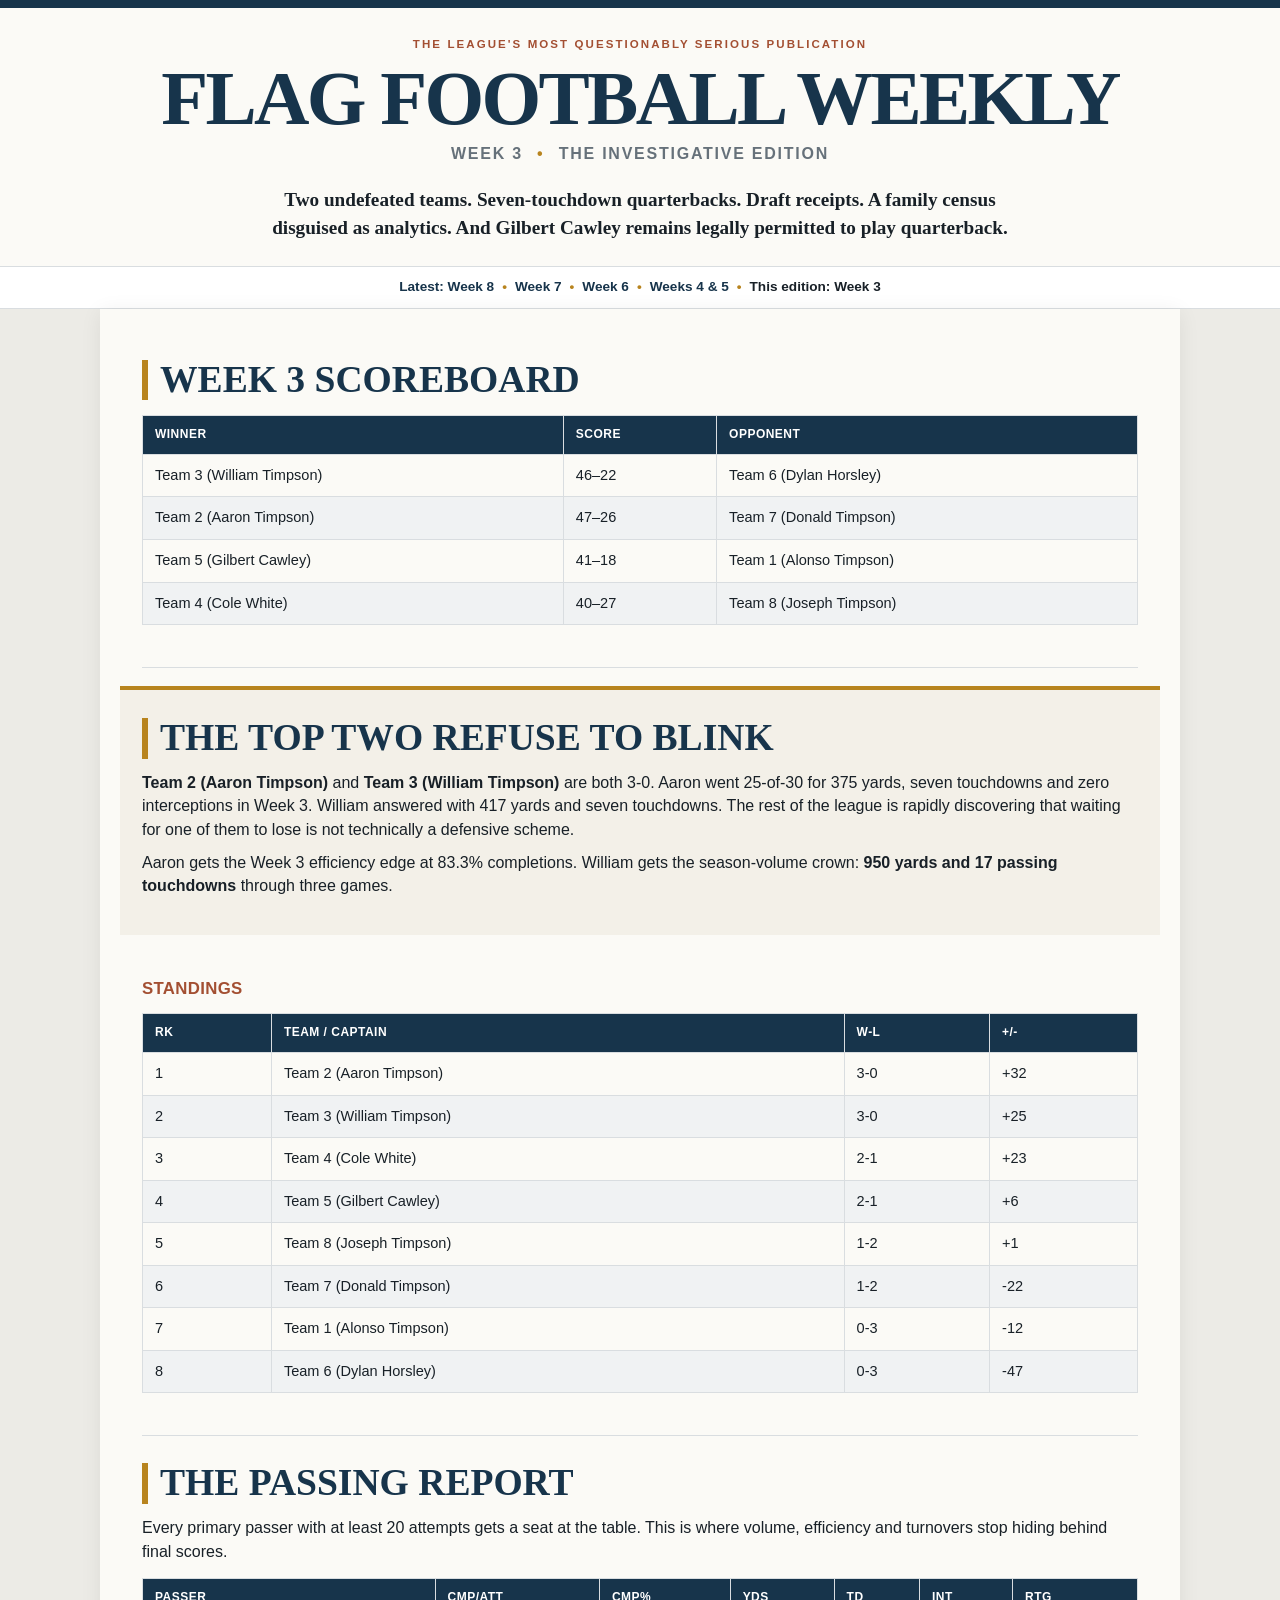
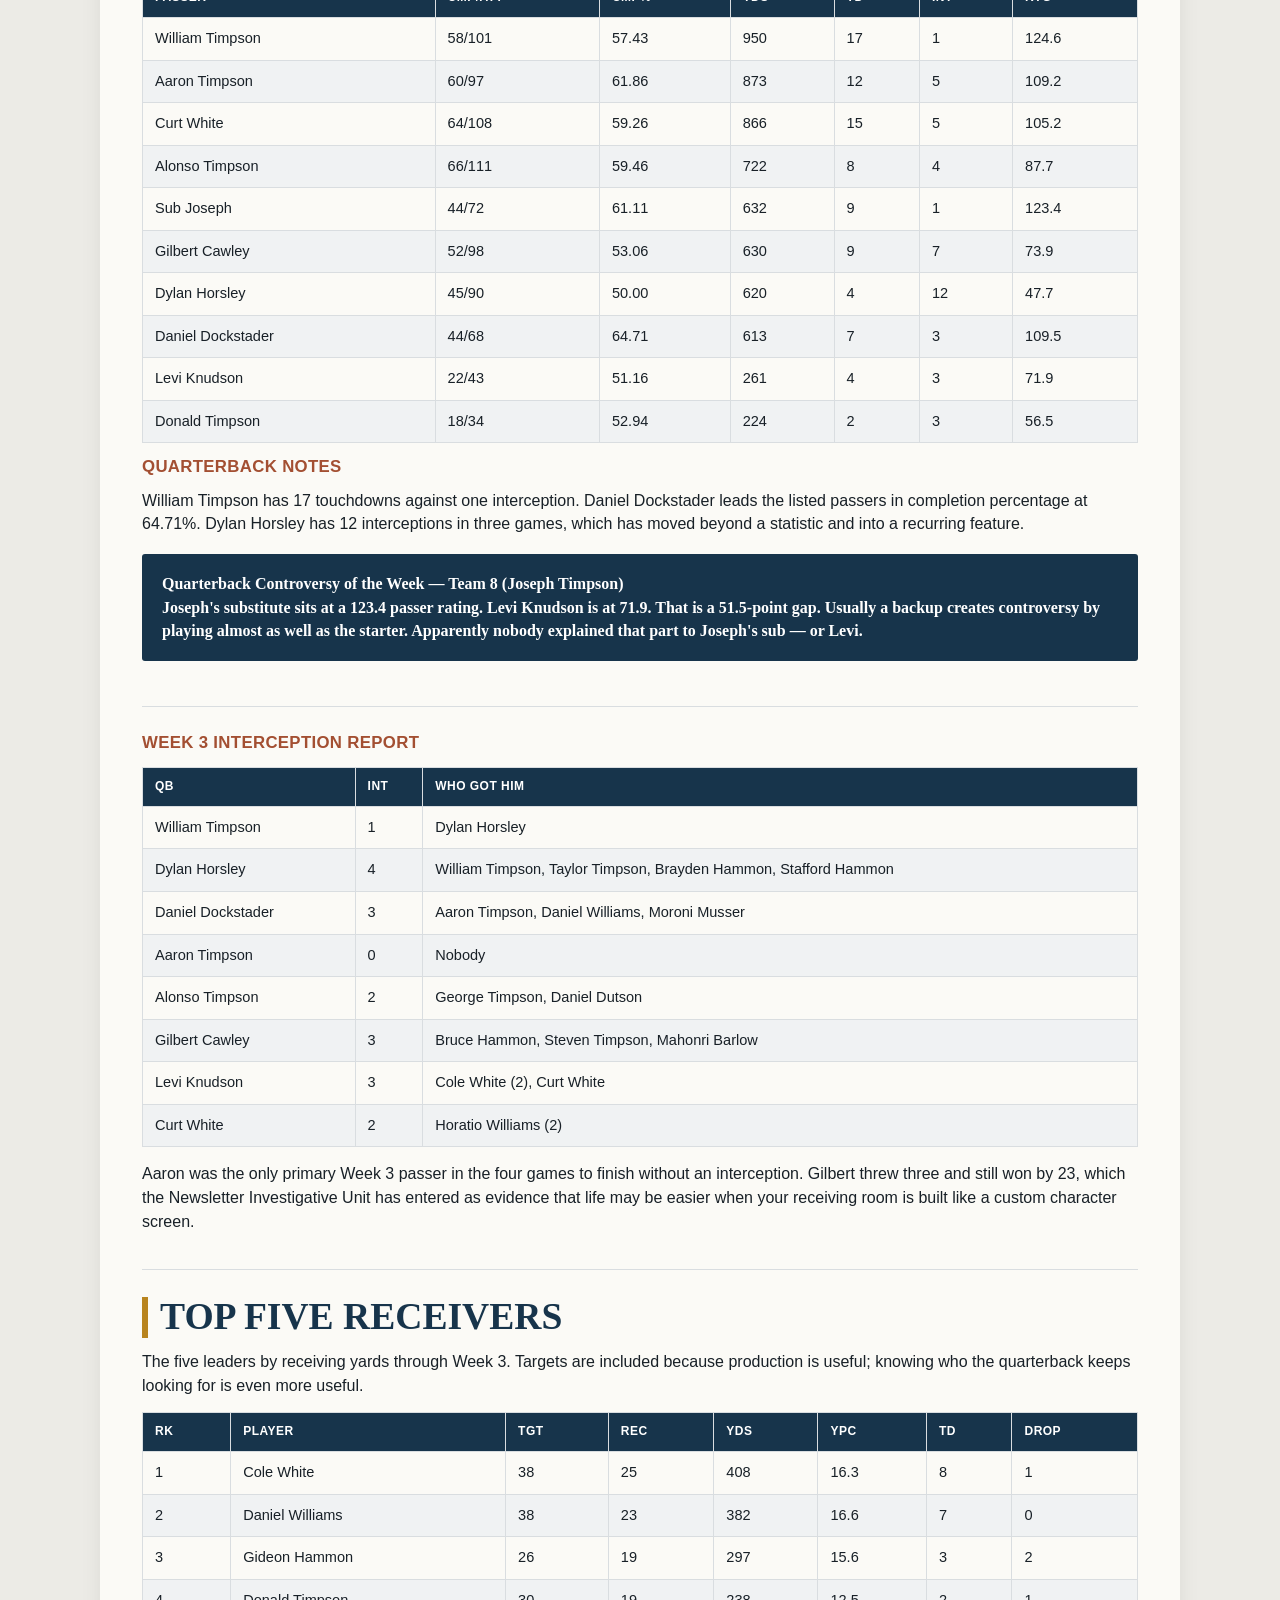
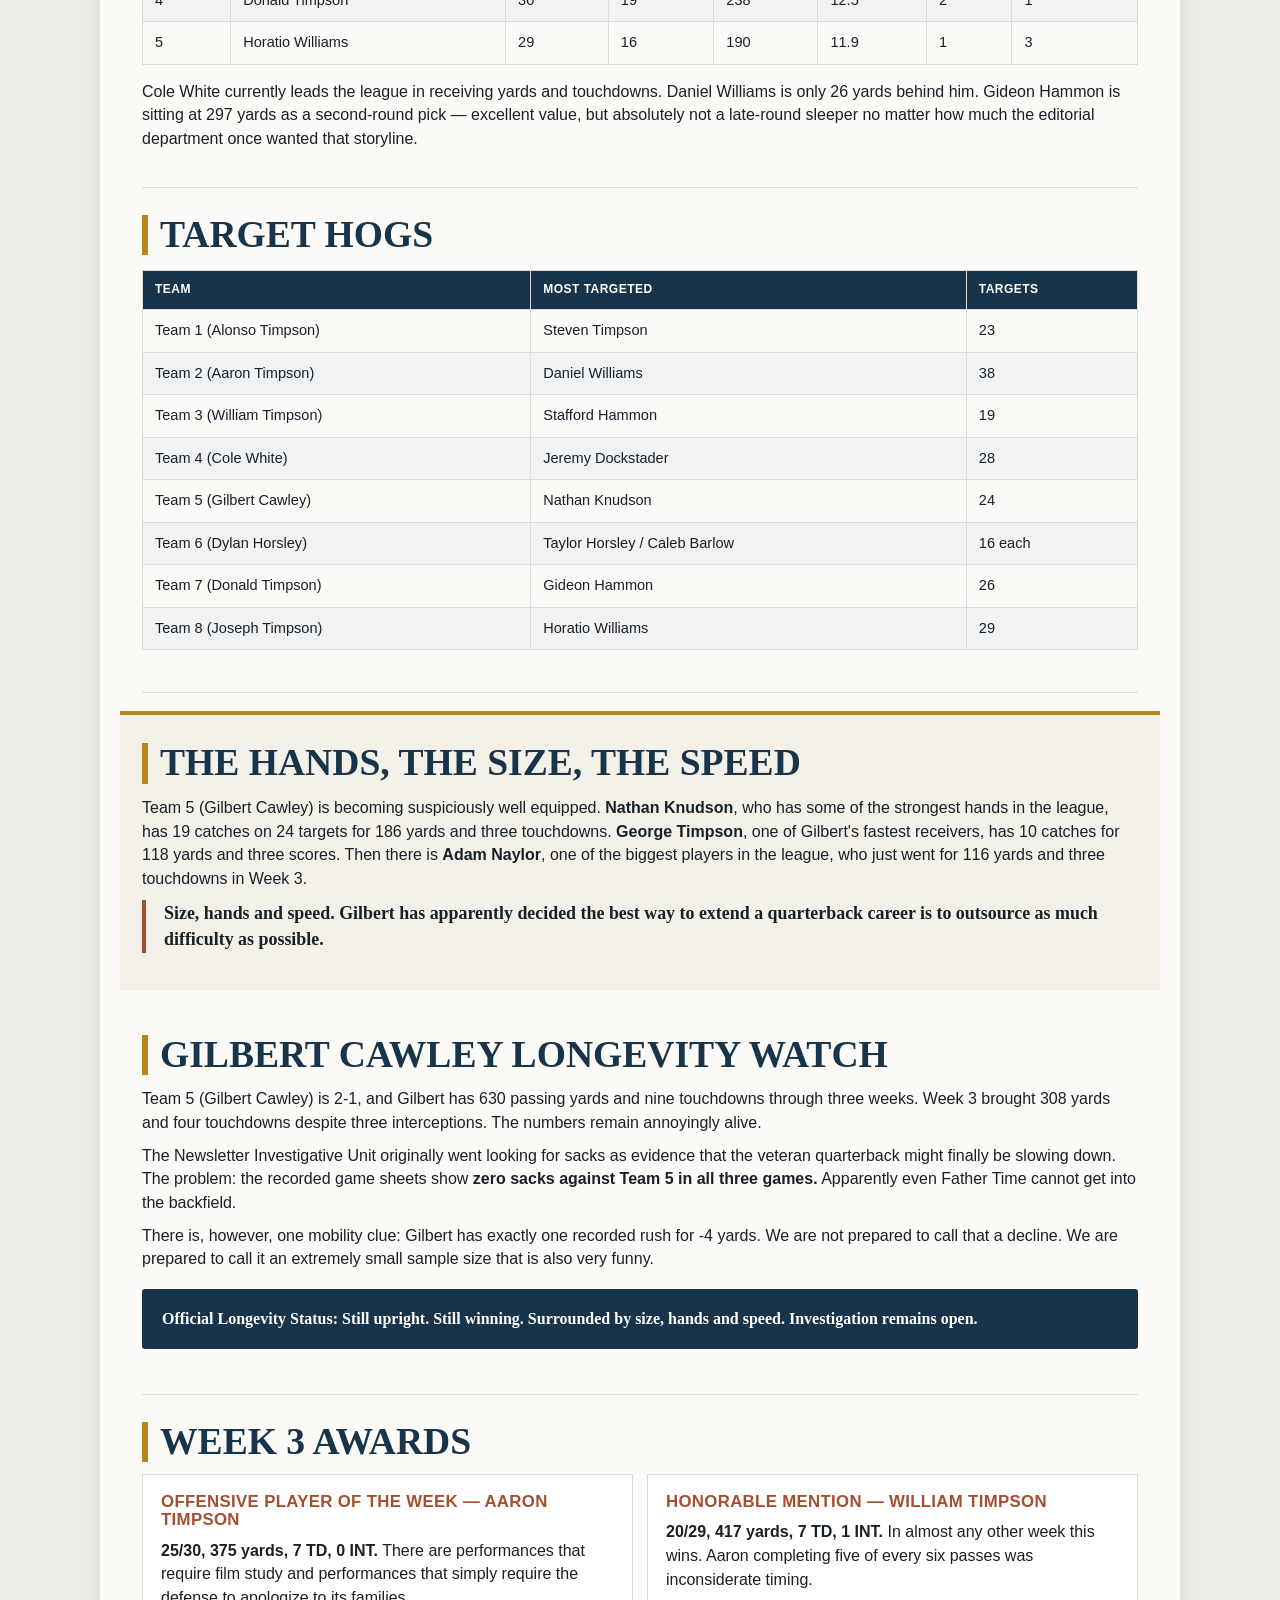
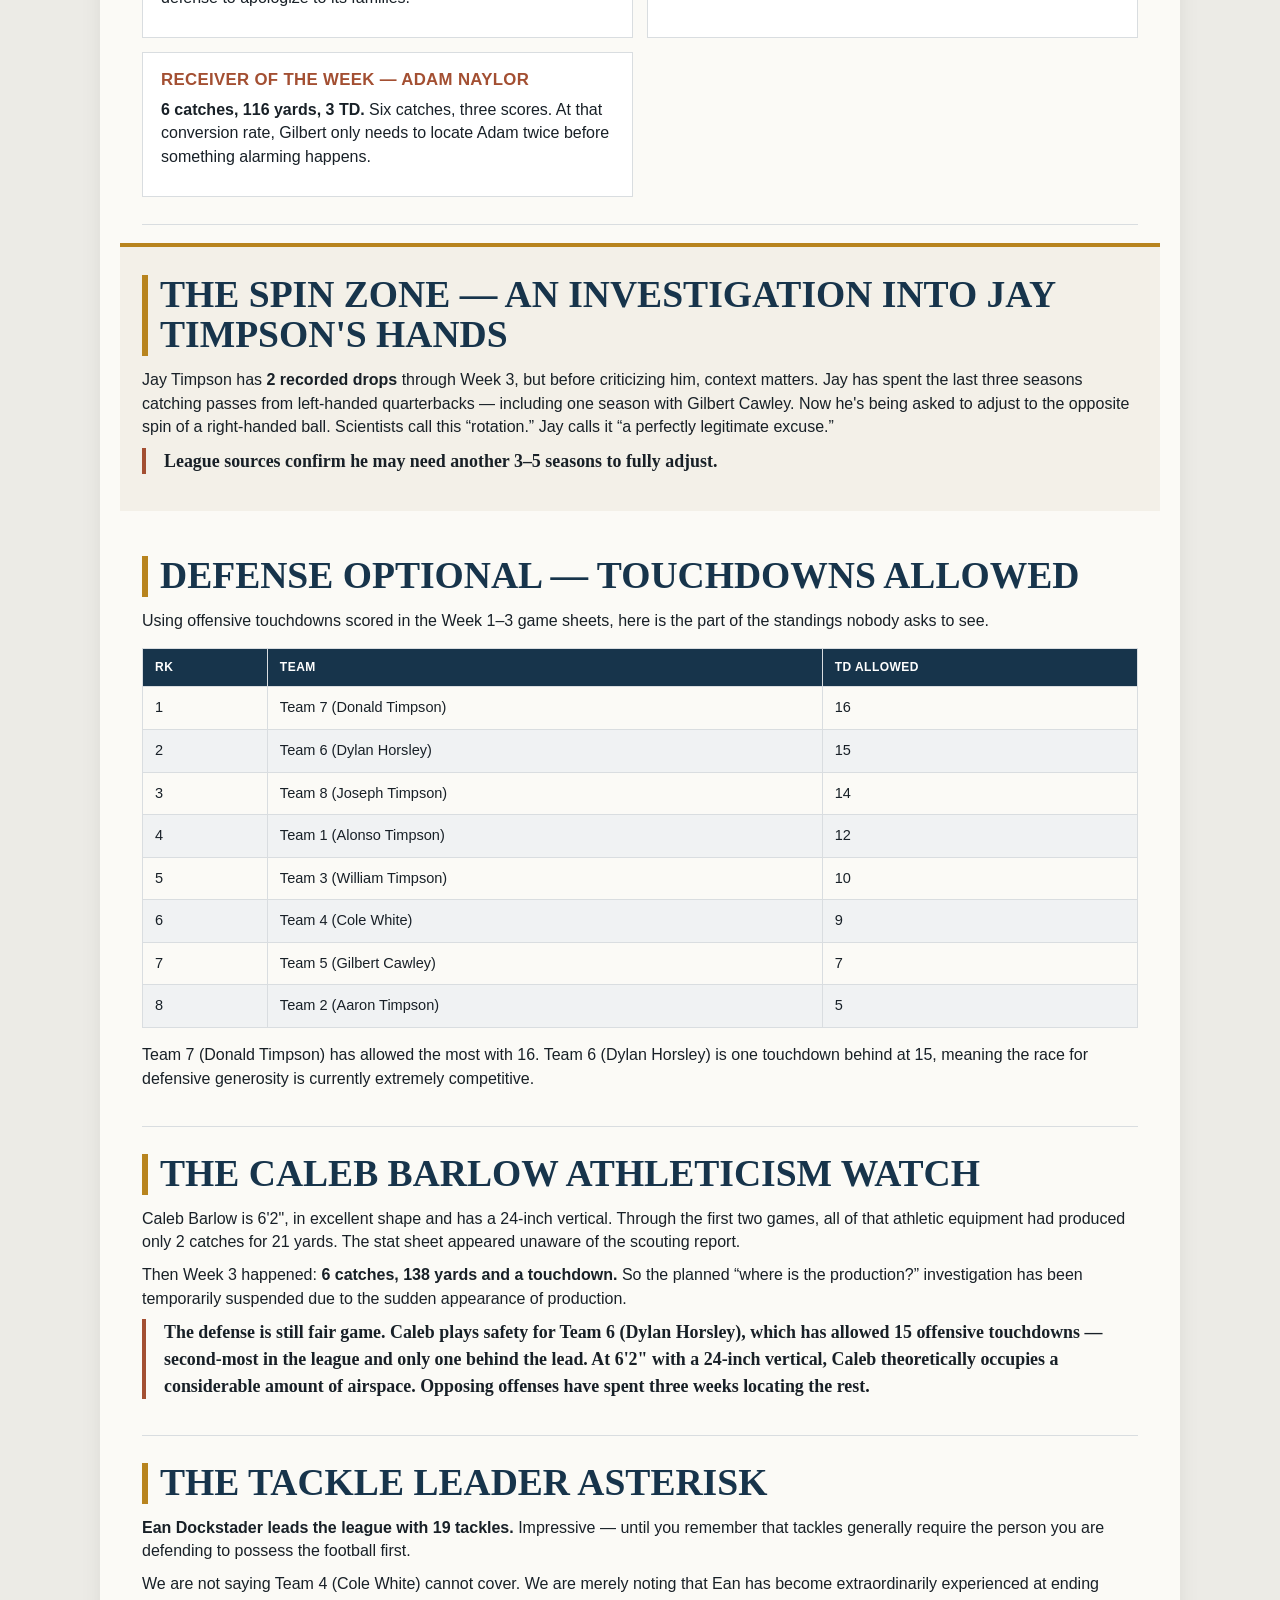
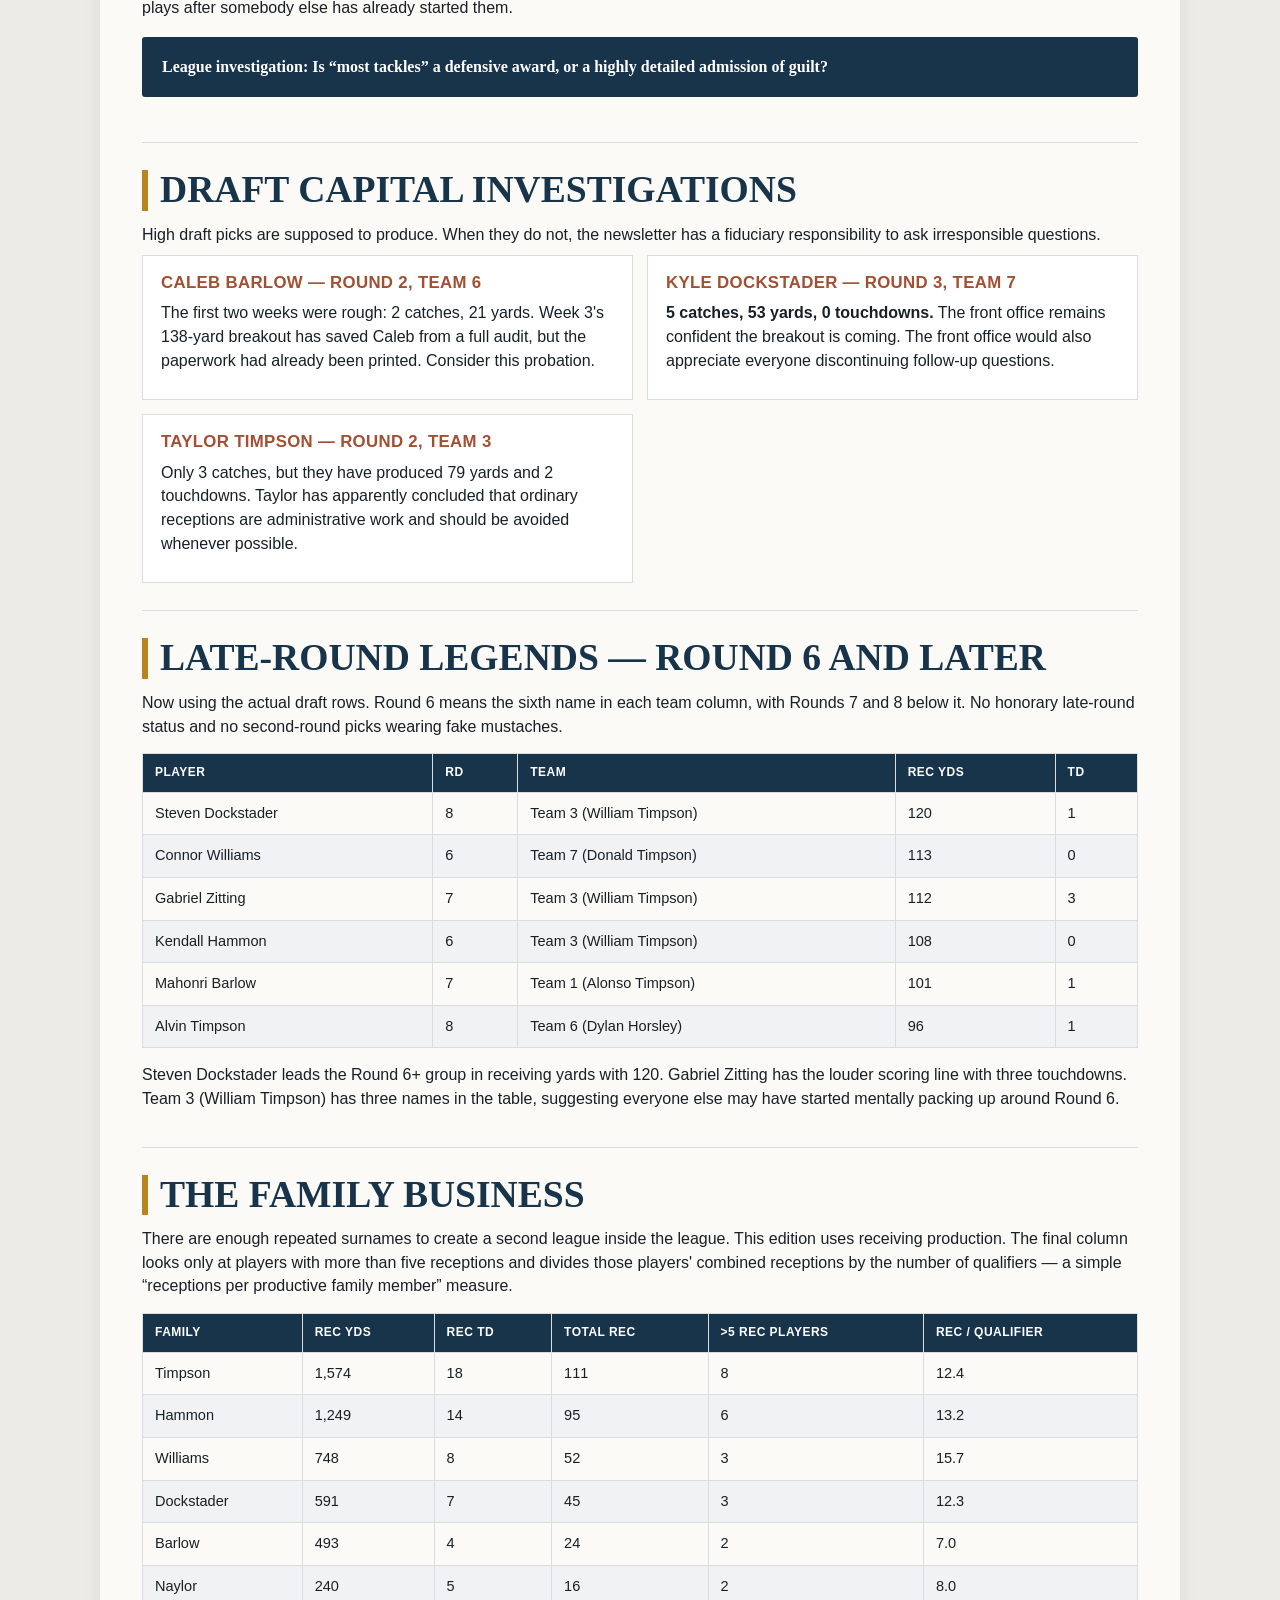
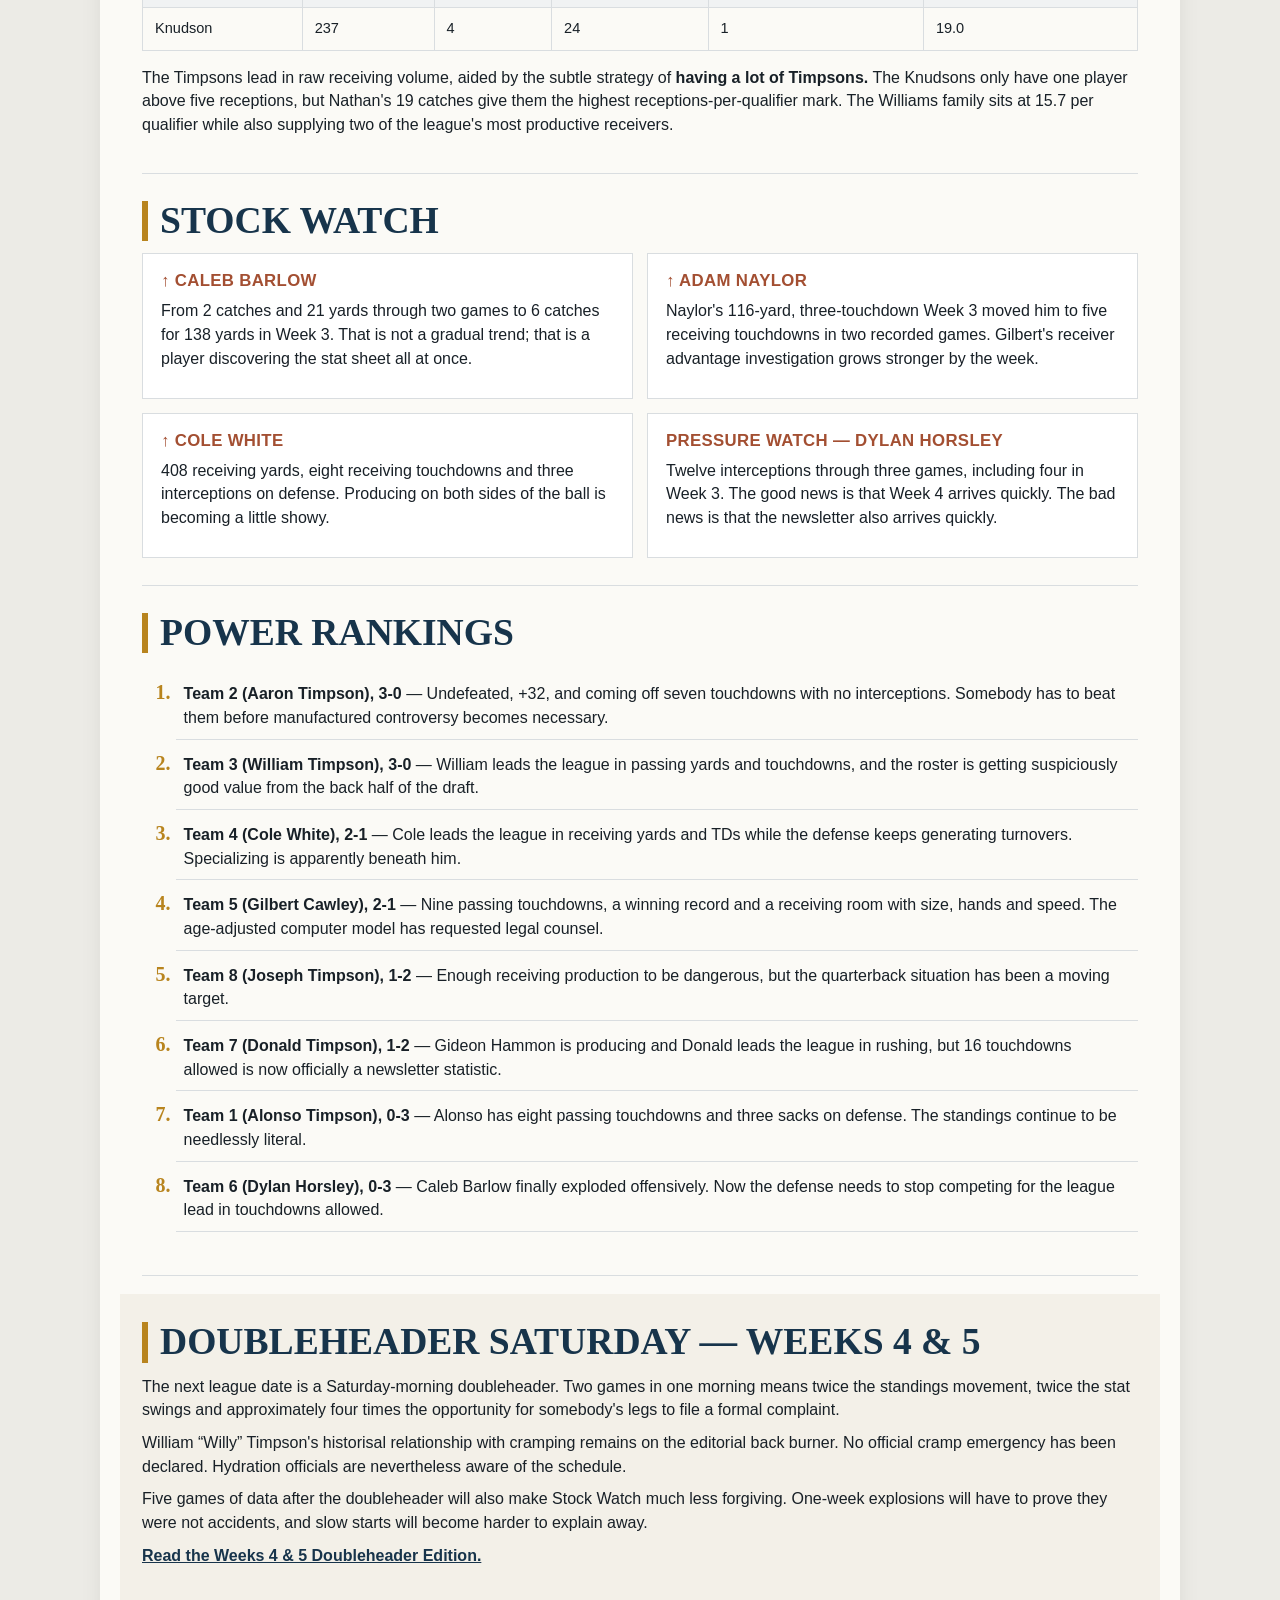
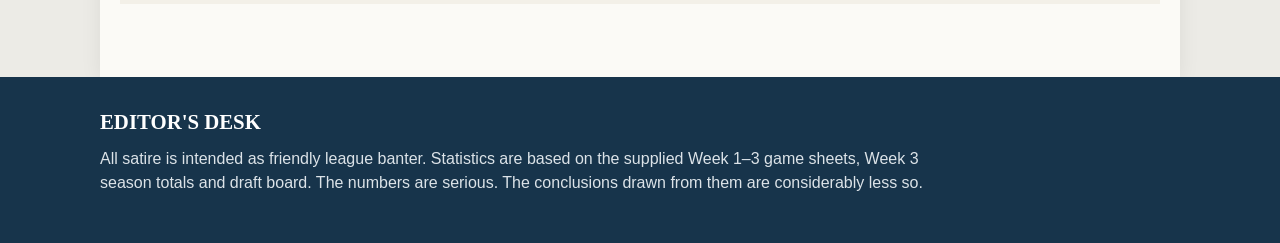
<file: week-3/index.html>
<!doctype html>
<html lang="en">
<head>
<meta charset="utf-8">
<meta name="viewport" content="width=device-width, initial-scale=1">
<title>Flag Football Weekly — Week 3</title>
<meta name="description" content="Two undefeated teams. Seven-touchdown quarterbacks. Draft receipts. A family census disguised as analytics. And Gilbert Cawley remains legally permitted to play quarterback.">
<link rel="canonical" href="https://cpff.online/week-3/">
<meta name="theme-color" content="#17344b">
<link rel="icon" href="/favicon.png" type="image/png" sizes="32x32">
<link rel="apple-touch-icon" href="/apple-touch-icon.png">
<meta property="og:type" content="article">
<meta property="og:site_name" content="Flag Football Weekly">
<meta property="og:title" content="Flag Football Weekly — Week 3">
<meta property="og:description" content="Two undefeated teams. Seven-touchdown quarterbacks. Draft receipts. A family census disguised as analytics. And Gilbert Cawley remains legally permitted to play quarterback.">
<meta property="og:url" content="https://cpff.online/week-3/">
<meta property="og:image" content="https://cpff.online/week-3/og.png">
<meta property="og:image:type" content="image/png">
<meta property="og:image:width" content="1200">
<meta property="og:image:height" content="630">
<meta property="og:image:alt" content="Flag Football Weekly, Week 3, the Investigative Edition. Aaron Timpson and William Timpson are 3–0. Gilbert Cawley is still upright.">
<meta name="twitter:card" content="summary_large_image">
<meta name="twitter:title" content="Flag Football Weekly — Week 3">
<meta name="twitter:description" content="Two undefeated teams. Seven-touchdown quarterbacks. Draft receipts. A family census disguised as analytics. And Gilbert Cawley remains legally permitted to play quarterback.">
<meta name="twitter:image" content="https://cpff.online/week-3/og.png">
<meta name="twitter:image:alt" content="Flag Football Weekly, Week 3, the Investigative Edition. Aaron Timpson and William Timpson are 3–0. Gilbert Cawley is still upright.">

<style>
*{box-sizing:border-box} :root{--navy:#17344b;--gold:#b8841e;--rust:#a34f32;--ink:#182027;--paper:#fbfaf6;--line:#d9dde0;--muted:#66717a}
body{margin:0;background:#ecebe6;color:var(--ink);font-family:Arial,Helvetica,sans-serif;line-height:1.48}
.wrap{width:min(1080px,calc(100% - 32px));margin:auto}.masthead{background:var(--paper);border-top:8px solid var(--navy);border-bottom:1px solid var(--line);padding:28px 0 24px;text-align:center}
.kicker{font-size:.72rem;letter-spacing:.18em;color:var(--rust);font-weight:800}.masthead h1{font-family:Georgia,serif;color:var(--navy);font-size:clamp(2.2rem,7vw,4.8rem);line-height:.95;margin:10px 0 6px;letter-spacing:-.035em}
.edition{font-weight:800;letter-spacing:.11em;color:var(--muted)}.edition span{color:var(--gold);padding:0 8px}.deck{max-width:780px;margin:20px auto 0;font-family:Georgia,serif;font-size:1.2rem;font-weight:700}
main{background:var(--paper);padding:24px 42px 55px;box-shadow:0 3px 20px #00000012}section{padding:27px 0;border-bottom:1px solid var(--line)}section:last-child{border:0}
h2,h3{margin:0 0 12px;text-transform:uppercase;line-height:1.08}h2{font-family:Georgia,serif;color:var(--navy);font-size:clamp(1.65rem,4vw,2.35rem);border-left:6px solid var(--gold);padding-left:12px}h3{color:var(--rust);font-size:1.05rem;letter-spacing:.02em}p{margin:9px 0}
.table-wrap{overflow-x:auto;margin:15px 0}table{border-collapse:collapse;width:100%;min-width:600px;font-size:.91rem}th{background:var(--navy);color:white;text-transform:uppercase;font-size:.75rem;letter-spacing:.04em;text-align:left}th,td{padding:10px 12px;border:1px solid var(--line)}tbody tr:nth-child(even){background:#f0f2f3}td:nth-child(n+3){font-variant-numeric:tabular-nums}
.feature{background:#f3f0e8;margin:18px -22px;padding:28px 22px;border-top:4px solid var(--gold);border-bottom:0}.pull,.callout{font-family:Georgia,serif;font-weight:700}.pull{font-size:1.12rem;padding-left:18px;border-left:4px solid var(--rust)}
.callout{background:var(--navy);color:white;padding:18px 20px;margin:18px 0;border-radius:3px}.cards{display:grid;grid-template-columns:repeat(2,minmax(0,1fr));gap:14px}.cards article{border:1px solid var(--line);padding:18px;background:white}.cards article h3{margin-bottom:8px}
.rankings{padding-left:2.1rem}.rankings li{padding:9px 8px;border-bottom:1px solid var(--line)}.rankings li::marker{font-family:Georgia,serif;font-size:1.25rem;font-weight:800;color:var(--gold)}
footer{background:var(--navy);color:white;padding:30px 0 40px}footer strong{font-family:Georgia,serif;text-transform:uppercase;font-size:1.3rem}footer p{max-width:850px;color:#dce3e8}
@media(max-width:700px){.wrap{width:min(100% - 18px,1080px)}main{padding:12px 15px 38px}.masthead{padding-top:20px}.deck{font-size:1.05rem}.cards{grid-template-columns:1fr}.feature{margin:14px -7px;padding:22px 14px}table{font-size:.82rem}th,td{padding:8px}}
@media print{body{background:white}main{box-shadow:none}.wrap{width:100%}section{break-inside:avoid}footer{background:white;color:black;border-top:2px solid #000}}
.edition-nav{background:#fff;border-bottom:1px solid var(--line);padding:10px 0;text-align:center;font-size:.85rem;font-weight:700}
.edition-nav a{color:var(--navy);text-decoration:none}
.edition-nav a:hover{text-decoration:underline}
.edition-nav span{color:var(--gold);padding:0 8px}
main a{color:var(--navy);font-weight:700}

</style>
<script data-goatcounter="https://cpff.goatcounter.com/count"
        async src="//gc.zgo.at/count.js"></script>
</head>
<body>
<header class="masthead">
  <div class="wrap">
    <div class="kicker">THE LEAGUE'S MOST QUESTIONABLY SERIOUS PUBLICATION</div>
    <h1>FLAG FOOTBALL WEEKLY</h1>
    <div class="edition">WEEK 3 <span>•</span> THE INVESTIGATIVE EDITION</div>
    <p class="deck">Two undefeated teams. Seven-touchdown quarterbacks. Draft receipts. A family census disguised as analytics. And Gilbert Cawley remains legally permitted to play quarterback.</p>
  </div>
</header>
<nav class="edition-nav"><div class="wrap"><a href="/">Latest: Week 8</a><span>•</span><a href="/week-7/">Week 7</a><span>•</span><a href="/week-6/">Week 6</a><span>•</span><a href="/weeks-4-5/">Weeks 4 &amp; 5</a><span>•</span><strong>This edition: Week 3</strong></div></nav>

<main class="wrap">
<section>
<h2>Week 3 Scoreboard</h2>
<div class="table-wrap"><table><thead><tr><th>Winner</th><th>Score</th><th>Opponent</th></tr></thead><tbody>
<tr><td>Team 3 (William Timpson)</td><td>46–22</td><td>Team 6 (Dylan Horsley)</td></tr>
<tr><td>Team 2 (Aaron Timpson)</td><td>47–26</td><td>Team 7 (Donald Timpson)</td></tr>
<tr><td>Team 5 (Gilbert Cawley)</td><td>41–18</td><td>Team 1 (Alonso Timpson)</td></tr>
<tr><td>Team 4 (Cole White)</td><td>40–27</td><td>Team 8 (Joseph Timpson)</td></tr>
</tbody></table></div>
</section>

<section class="feature">
<h2>The Top Two Refuse to Blink</h2>
<p><strong>Team 2 (Aaron Timpson)</strong> and <strong>Team 3 (William Timpson)</strong> are both 3-0. Aaron went 25-of-30 for 375 yards, seven touchdowns and zero interceptions in Week 3. William answered with 417 yards and seven touchdowns. The rest of the league is rapidly discovering that waiting for one of them to lose is not technically a defensive scheme.</p>
<p>Aaron gets the Week 3 efficiency edge at 83.3% completions. William gets the season-volume crown: <strong>950 yards and 17 passing touchdowns</strong> through three games.</p>
</section>

<section><h3>Standings</h3>
<div class="table-wrap"><table><thead><tr><th>RK</th><th>Team / Captain</th><th>W-L</th><th>+/-</th></tr></thead><tbody>
<tr><td>1</td><td>Team 2 (Aaron Timpson)</td><td>3-0</td><td>+32</td></tr>
<tr><td>2</td><td>Team 3 (William Timpson)</td><td>3-0</td><td>+25</td></tr>
<tr><td>3</td><td>Team 4 (Cole White)</td><td>2-1</td><td>+23</td></tr>
<tr><td>4</td><td>Team 5 (Gilbert Cawley)</td><td>2-1</td><td>+6</td></tr>
<tr><td>5</td><td>Team 8 (Joseph Timpson)</td><td>1-2</td><td>+1</td></tr>
<tr><td>6</td><td>Team 7 (Donald Timpson)</td><td>1-2</td><td>-22</td></tr>
<tr><td>7</td><td>Team 1 (Alonso Timpson)</td><td>0-3</td><td>-12</td></tr>
<tr><td>8</td><td>Team 6 (Dylan Horsley)</td><td>0-3</td><td>-47</td></tr>
</tbody></table></div></section>

<section><h2>The Passing Report</h2>
<p>Every primary passer with at least 20 attempts gets a seat at the table. This is where volume, efficiency and turnovers stop hiding behind final scores.</p>
<div class="table-wrap"><table><thead><tr><th>Passer</th><th>CMP/ATT</th><th>CMP%</th><th>YDS</th><th>TD</th><th>INT</th><th>RTG</th></tr></thead><tbody>
<tr><td>William Timpson</td><td>58/101</td><td>57.43</td><td>950</td><td>17</td><td>1</td><td>124.6</td></tr>
<tr><td>Aaron Timpson</td><td>60/97</td><td>61.86</td><td>873</td><td>12</td><td>5</td><td>109.2</td></tr>
<tr><td>Curt White</td><td>64/108</td><td>59.26</td><td>866</td><td>15</td><td>5</td><td>105.2</td></tr>
<tr><td>Alonso Timpson</td><td>66/111</td><td>59.46</td><td>722</td><td>8</td><td>4</td><td>87.7</td></tr>
<tr><td>Sub Joseph</td><td>44/72</td><td>61.11</td><td>632</td><td>9</td><td>1</td><td>123.4</td></tr>
<tr><td>Gilbert Cawley</td><td>52/98</td><td>53.06</td><td>630</td><td>9</td><td>7</td><td>73.9</td></tr>
<tr><td>Dylan Horsley</td><td>45/90</td><td>50.00</td><td>620</td><td>4</td><td>12</td><td>47.7</td></tr>
<tr><td>Daniel Dockstader</td><td>44/68</td><td>64.71</td><td>613</td><td>7</td><td>3</td><td>109.5</td></tr>
<tr><td>Levi Knudson</td><td>22/43</td><td>51.16</td><td>261</td><td>4</td><td>3</td><td>71.9</td></tr>
<tr><td>Donald Timpson</td><td>18/34</td><td>52.94</td><td>224</td><td>2</td><td>3</td><td>56.5</td></tr>
</tbody></table></div>

<h3>Quarterback Notes</h3>
<p>William Timpson has 17 touchdowns against one interception. Daniel Dockstader leads the listed passers in completion percentage at 64.71%. Dylan Horsley has 12 interceptions in three games, which has moved beyond a statistic and into a recurring feature.</p>
<div class="callout"><strong>Quarterback Controversy of the Week — Team 8 (Joseph Timpson)</strong><br>Joseph's substitute sits at a 123.4 passer rating. Levi Knudson is at 71.9. That is a 51.5-point gap. Usually a backup creates controversy by playing almost as well as the starter. Apparently nobody explained that part to Joseph's sub — or Levi.</div>
</section>

<section><h3>Week 3 Interception Report</h3>
<div class="table-wrap"><table><thead><tr><th>QB</th><th>INT</th><th>Who Got Him</th></tr></thead><tbody>
<tr><td>William Timpson</td><td>1</td><td>Dylan Horsley</td></tr>
<tr><td>Dylan Horsley</td><td>4</td><td>William Timpson, Taylor Timpson, Brayden Hammon, Stafford Hammon</td></tr>
<tr><td>Daniel Dockstader</td><td>3</td><td>Aaron Timpson, Daniel Williams, Moroni Musser</td></tr>
<tr><td>Aaron Timpson</td><td>0</td><td>Nobody</td></tr>
<tr><td>Alonso Timpson</td><td>2</td><td>George Timpson, Daniel Dutson</td></tr>
<tr><td>Gilbert Cawley</td><td>3</td><td>Bruce Hammon, Steven Timpson, Mahonri Barlow</td></tr>
<tr><td>Levi Knudson</td><td>3</td><td>Cole White (2), Curt White</td></tr>
<tr><td>Curt White</td><td>2</td><td>Horatio Williams (2)</td></tr>
</tbody></table></div>
<p>Aaron was the only primary Week 3 passer in the four games to finish without an interception. Gilbert threw three and still won by 23, which the Newsletter Investigative Unit has entered as evidence that life may be easier when your receiving room is built like a custom character screen.</p>
</section>

<section><h2>Top Five Receivers</h2>
<p>The five leaders by receiving yards through Week 3. Targets are included because production is useful; knowing who the quarterback keeps looking for is even more useful.</p>
<div class="table-wrap"><table><thead><tr><th>RK</th><th>Player</th><th>TGT</th><th>REC</th><th>YDS</th><th>YPC</th><th>TD</th><th>DROP</th></tr></thead><tbody>
<tr><td>1</td><td>Cole White</td><td>38</td><td>25</td><td>408</td><td>16.3</td><td>8</td><td>1</td></tr>
<tr><td>2</td><td>Daniel Williams</td><td>38</td><td>23</td><td>382</td><td>16.6</td><td>7</td><td>0</td></tr>
<tr><td>3</td><td>Gideon Hammon</td><td>26</td><td>19</td><td>297</td><td>15.6</td><td>3</td><td>2</td></tr>
<tr><td>4</td><td>Donald Timpson</td><td>30</td><td>19</td><td>238</td><td>12.5</td><td>2</td><td>1</td></tr>
<tr><td>5</td><td>Horatio Williams</td><td>29</td><td>16</td><td>190</td><td>11.9</td><td>1</td><td>3</td></tr>
</tbody></table></div>
<p>Cole White currently leads the league in receiving yards and touchdowns. Daniel Williams is only 26 yards behind him. Gideon Hammon is sitting at 297 yards as a second-round pick — excellent value, but absolutely not a late-round sleeper no matter how much the editorial department once wanted that storyline.</p>
</section>

<section><h2>Target Hogs</h2>
<div class="table-wrap"><table><thead><tr><th>Team</th><th>Most Targeted</th><th>Targets</th></tr></thead><tbody>
<tr><td>Team 1 (Alonso Timpson)</td><td>Steven Timpson</td><td>23</td></tr>
<tr><td>Team 2 (Aaron Timpson)</td><td>Daniel Williams</td><td>38</td></tr>
<tr><td>Team 3 (William Timpson)</td><td>Stafford Hammon</td><td>19</td></tr>
<tr><td>Team 4 (Cole White)</td><td>Jeremy Dockstader</td><td>28</td></tr>
<tr><td>Team 5 (Gilbert Cawley)</td><td>Nathan Knudson</td><td>24</td></tr>
<tr><td>Team 6 (Dylan Horsley)</td><td>Taylor Horsley / Caleb Barlow</td><td>16 each</td></tr>
<tr><td>Team 7 (Donald Timpson)</td><td>Gideon Hammon</td><td>26</td></tr>
<tr><td>Team 8 (Joseph Timpson)</td><td>Horatio Williams</td><td>29</td></tr>
</tbody></table></div></section>

<section class="feature"><h2>The Hands, the Size, the Speed</h2>
<p>Team 5 (Gilbert Cawley) is becoming suspiciously well equipped. <strong>Nathan Knudson</strong>, who has some of the strongest hands in the league, has 19 catches on 24 targets for 186 yards and three touchdowns. <strong>George Timpson</strong>, one of Gilbert's fastest receivers, has 10 catches for 118 yards and three scores. Then there is <strong>Adam Naylor</strong>, one of the biggest players in the league, who just went for 116 yards and three touchdowns in Week 3.</p>
<p class="pull">Size, hands and speed. Gilbert has apparently decided the best way to extend a quarterback career is to outsource as much difficulty as possible.</p>
</section>

<section><h2>Gilbert Cawley Longevity Watch</h2>
<p>Team 5 (Gilbert Cawley) is 2-1, and Gilbert has 630 passing yards and nine touchdowns through three weeks. Week 3 brought 308 yards and four touchdowns despite three interceptions. The numbers remain annoyingly alive.</p>
<p>The Newsletter Investigative Unit originally went looking for sacks as evidence that the veteran quarterback might finally be slowing down. The problem: the recorded game sheets show <strong>zero sacks against Team 5 in all three games.</strong> Apparently even Father Time cannot get into the backfield.</p>
<p>There is, however, one mobility clue: Gilbert has exactly one recorded rush for -4 yards. We are not prepared to call that a decline. We are prepared to call it an extremely small sample size that is also very funny.</p>
<div class="callout"><strong>Official Longevity Status:</strong> Still upright. Still winning. Surrounded by size, hands and speed. Investigation remains open.</div>
</section>

<section><h2>Week 3 Awards</h2>
<div class="cards">
<article><h3>Offensive Player of the Week — Aaron Timpson</h3><p><strong>25/30, 375 yards, 7 TD, 0 INT.</strong> There are performances that require film study and performances that simply require the defense to apologize to its families.</p></article>
<article><h3>Honorable Mention — William Timpson</h3><p><strong>20/29, 417 yards, 7 TD, 1 INT.</strong> In almost any other week this wins. Aaron completing five of every six passes was inconsiderate timing.</p></article>
<article><h3>Receiver of the Week — Adam Naylor</h3><p><strong>6 catches, 116 yards, 3 TD.</strong> Six catches, three scores. At that conversion rate, Gilbert only needs to locate Adam twice before something alarming happens.</p></article>
</div></section>

<section class="feature"><h2>The Spin Zone — An Investigation Into Jay Timpson's Hands</h2>
<p>Jay Timpson has <strong>2 recorded drops</strong> through Week 3, but before criticizing him, context matters. Jay has spent the last three seasons catching passes from left-handed quarterbacks — including one season with Gilbert Cawley. Now he's being asked to adjust to the opposite spin of a right-handed ball. Scientists call this “rotation.” Jay calls it “a perfectly legitimate excuse.”</p>
<p class="pull">League sources confirm he may need another 3–5 seasons to fully adjust.</p>
</section>

<section><h2>Defense Optional — Touchdowns Allowed</h2>
<p>Using offensive touchdowns scored in the Week 1–3 game sheets, here is the part of the standings nobody asks to see.</p>
<div class="table-wrap"><table><thead><tr><th>RK</th><th>Team</th><th>TD Allowed</th></tr></thead><tbody>
<tr><td>1</td><td>Team 7 (Donald Timpson)</td><td>16</td></tr>
<tr><td>2</td><td>Team 6 (Dylan Horsley)</td><td>15</td></tr>
<tr><td>3</td><td>Team 8 (Joseph Timpson)</td><td>14</td></tr>
<tr><td>4</td><td>Team 1 (Alonso Timpson)</td><td>12</td></tr>
<tr><td>5</td><td>Team 3 (William Timpson)</td><td>10</td></tr>
<tr><td>6</td><td>Team 4 (Cole White)</td><td>9</td></tr>
<tr><td>7</td><td>Team 5 (Gilbert Cawley)</td><td>7</td></tr>
<tr><td>8</td><td>Team 2 (Aaron Timpson)</td><td>5</td></tr>
</tbody></table></div>
<p>Team 7 (Donald Timpson) has allowed the most with 16. Team 6 (Dylan Horsley) is one touchdown behind at 15, meaning the race for defensive generosity is currently extremely competitive.</p>
</section>

<section><h2>The Caleb Barlow Athleticism Watch</h2>
<p>Caleb Barlow is 6'2", in excellent shape and has a 24-inch vertical. Through the first two games, all of that athletic equipment had produced only 2 catches for 21 yards. The stat sheet appeared unaware of the scouting report.</p>
<p>Then Week 3 happened: <strong>6 catches, 138 yards and a touchdown.</strong> So the planned “where is the production?” investigation has been temporarily suspended due to the sudden appearance of production.</p>
<p class="pull">The defense is still fair game. Caleb plays safety for Team 6 (Dylan Horsley), which has allowed 15 offensive touchdowns — second-most in the league and only one behind the lead. At 6'2" with a 24-inch vertical, Caleb theoretically occupies a considerable amount of airspace. Opposing offenses have spent three weeks locating the rest.</p>
</section>

<section><h2>The Tackle Leader Asterisk</h2>
<p><strong>Ean Dockstader leads the league with 19 tackles.</strong> Impressive — until you remember that tackles generally require the person you are defending to possess the football first.</p>
<p>We are not saying Team 4 (Cole White) cannot cover. We are merely noting that Ean has become extraordinarily experienced at ending plays after somebody else has already started them.</p>
<div class="callout"><strong>League investigation:</strong> Is “most tackles” a defensive award, or a highly detailed admission of guilt?</div>
</section>

<section><h2>Draft Capital Investigations</h2>
<p>High draft picks are supposed to produce. When they do not, the newsletter has a fiduciary responsibility to ask irresponsible questions.</p>
<div class="cards">
<article><h3>Caleb Barlow — Round 2, Team 6</h3><p>The first two weeks were rough: 2 catches, 21 yards. Week 3's 138-yard breakout has saved Caleb from a full audit, but the paperwork had already been printed. Consider this probation.</p></article>
<article><h3>Kyle Dockstader — Round 3, Team 7</h3><p><strong>5 catches, 53 yards, 0 touchdowns.</strong> The front office remains confident the breakout is coming. The front office would also appreciate everyone discontinuing follow-up questions.</p></article>
<article><h3>Taylor Timpson — Round 2, Team 3</h3><p>Only 3 catches, but they have produced 79 yards and 2 touchdowns. Taylor has apparently concluded that ordinary receptions are administrative work and should be avoided whenever possible.</p></article>
</div></section>

<section><h2>Late-Round Legends — Round 6 and Later</h2>
<p>Now using the actual draft rows. Round 6 means the sixth name in each team column, with Rounds 7 and 8 below it. No honorary late-round status and no second-round picks wearing fake mustaches.</p>
<div class="table-wrap"><table><thead><tr><th>Player</th><th>RD</th><th>Team</th><th>REC YDS</th><th>TD</th></tr></thead><tbody>
<tr><td>Steven Dockstader</td><td>8</td><td>Team 3 (William Timpson)</td><td>120</td><td>1</td></tr>
<tr><td>Connor Williams</td><td>6</td><td>Team 7 (Donald Timpson)</td><td>113</td><td>0</td></tr>
<tr><td>Gabriel Zitting</td><td>7</td><td>Team 3 (William Timpson)</td><td>112</td><td>3</td></tr>
<tr><td>Kendall Hammon</td><td>6</td><td>Team 3 (William Timpson)</td><td>108</td><td>0</td></tr>
<tr><td>Mahonri Barlow</td><td>7</td><td>Team 1 (Alonso Timpson)</td><td>101</td><td>1</td></tr>
<tr><td>Alvin Timpson</td><td>8</td><td>Team 6 (Dylan Horsley)</td><td>96</td><td>1</td></tr>
</tbody></table></div>
<p>Steven Dockstader leads the Round 6+ group in receiving yards with 120. Gabriel Zitting has the louder scoring line with three touchdowns. Team 3 (William Timpson) has three names in the table, suggesting everyone else may have started mentally packing up around Round 6.</p>
</section>

<section><h2>The Family Business</h2>
<p>There are enough repeated surnames to create a second league inside the league. This edition uses receiving production. The final column looks only at players with more than five receptions and divides those players' combined receptions by the number of qualifiers — a simple “receptions per productive family member” measure.</p>
<div class="table-wrap"><table><thead><tr><th>Family</th><th>REC YDS</th><th>REC TD</th><th>Total REC</th><th>&gt;5 REC Players</th><th>REC / Qualifier</th></tr></thead><tbody>
<tr><td>Timpson</td><td>1,574</td><td>18</td><td>111</td><td>8</td><td>12.4</td></tr>
<tr><td>Hammon</td><td>1,249</td><td>14</td><td>95</td><td>6</td><td>13.2</td></tr>
<tr><td>Williams</td><td>748</td><td>8</td><td>52</td><td>3</td><td>15.7</td></tr>
<tr><td>Dockstader</td><td>591</td><td>7</td><td>45</td><td>3</td><td>12.3</td></tr>
<tr><td>Barlow</td><td>493</td><td>4</td><td>24</td><td>2</td><td>7.0</td></tr>
<tr><td>Naylor</td><td>240</td><td>5</td><td>16</td><td>2</td><td>8.0</td></tr>
<tr><td>Knudson</td><td>237</td><td>4</td><td>24</td><td>1</td><td>19.0</td></tr>
</tbody></table></div>
<p>The Timpsons lead in raw receiving volume, aided by the subtle strategy of <strong>having a lot of Timpsons.</strong> The Knudsons only have one player above five receptions, but Nathan's 19 catches give them the highest receptions-per-qualifier mark. The Williams family sits at 15.7 per qualifier while also supplying two of the league's most productive receivers.</p>
</section>

<section><h2>Stock Watch</h2><div class="cards">
<article><h3>↑ Caleb Barlow</h3><p>From 2 catches and 21 yards through two games to 6 catches for 138 yards in Week 3. That is not a gradual trend; that is a player discovering the stat sheet all at once.</p></article>
<article><h3>↑ Adam Naylor</h3><p>Naylor's 116-yard, three-touchdown Week 3 moved him to five receiving touchdowns in two recorded games. Gilbert's receiver advantage investigation grows stronger by the week.</p></article>
<article><h3>↑ Cole White</h3><p>408 receiving yards, eight receiving touchdowns and three interceptions on defense. Producing on both sides of the ball is becoming a little showy.</p></article>
<article><h3>Pressure Watch — Dylan Horsley</h3><p>Twelve interceptions through three games, including four in Week 3. The good news is that Week 4 arrives quickly. The bad news is that the newsletter also arrives quickly.</p></article>
</div></section>

<section><h2>Power Rankings</h2><ol class="rankings">
<li><strong>Team 2 (Aaron Timpson), 3-0</strong> — Undefeated, +32, and coming off seven touchdowns with no interceptions. Somebody has to beat them before manufactured controversy becomes necessary.</li>
<li><strong>Team 3 (William Timpson), 3-0</strong> — William leads the league in passing yards and touchdowns, and the roster is getting suspiciously good value from the back half of the draft.</li>
<li><strong>Team 4 (Cole White), 2-1</strong> — Cole leads the league in receiving yards and TDs while the defense keeps generating turnovers. Specializing is apparently beneath him.</li>
<li><strong>Team 5 (Gilbert Cawley), 2-1</strong> — Nine passing touchdowns, a winning record and a receiving room with size, hands and speed. The age-adjusted computer model has requested legal counsel.</li>
<li><strong>Team 8 (Joseph Timpson), 1-2</strong> — Enough receiving production to be dangerous, but the quarterback situation has been a moving target.</li>
<li><strong>Team 7 (Donald Timpson), 1-2</strong> — Gideon Hammon is producing and Donald leads the league in rushing, but 16 touchdowns allowed is now officially a newsletter statistic.</li>
<li><strong>Team 1 (Alonso Timpson), 0-3</strong> — Alonso has eight passing touchdowns and three sacks on defense. The standings continue to be needlessly literal.</li>
<li><strong>Team 6 (Dylan Horsley), 0-3</strong> — Caleb Barlow finally exploded offensively. Now the defense needs to stop competing for the league lead in touchdowns allowed.</li>
</ol></section>

<section class="feature"><h2>Doubleheader Saturday — Weeks 4 &amp; 5</h2>
<p>The next league date is a Saturday-morning doubleheader. Two games in one morning means twice the standings movement, twice the stat swings and approximately four times the opportunity for somebody's legs to file a formal complaint.</p>
<p>William “Willy” Timpson's historisal relationship with cramping remains on the editorial back burner. No official cramp emergency has been declared. Hydration officials are nevertheless aware of the schedule.</p>
<p>Five games of data after the doubleheader will also make Stock Watch much less forgiving. One-week explosions will have to prove they were not accidents, and slow starts will become harder to explain away.</p>
<p><a href="/weeks-4-5/">Read the Weeks 4 &amp; 5 Doubleheader Edition.</a></p>
</section>
</main>

<footer><div class="wrap"><strong>Editor's Desk</strong><p>All satire is intended as friendly league banter. Statistics are based on the supplied Week 1–3 game sheets, Week 3 season totals and draft board. The numbers are serious. The conclusions drawn from them are considerably less so.</p></div></footer>
</body>
</html>
</file>
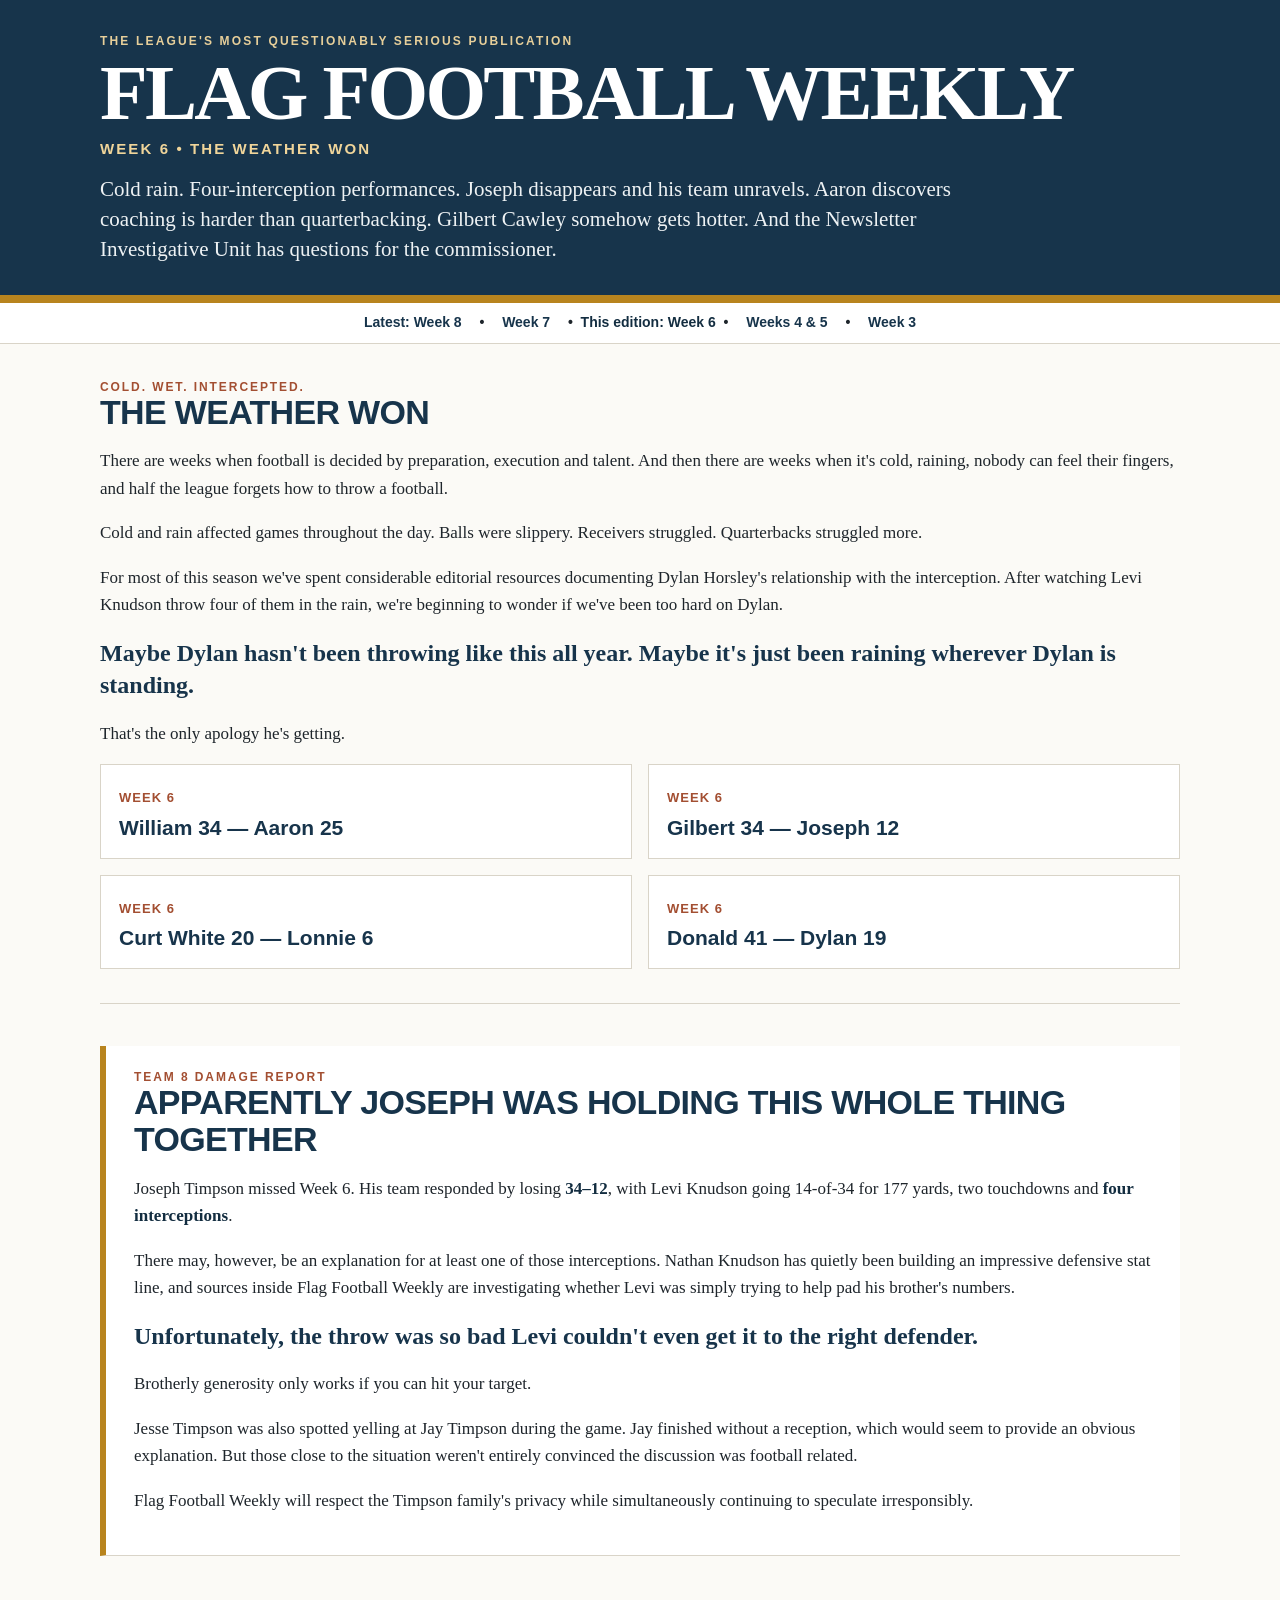
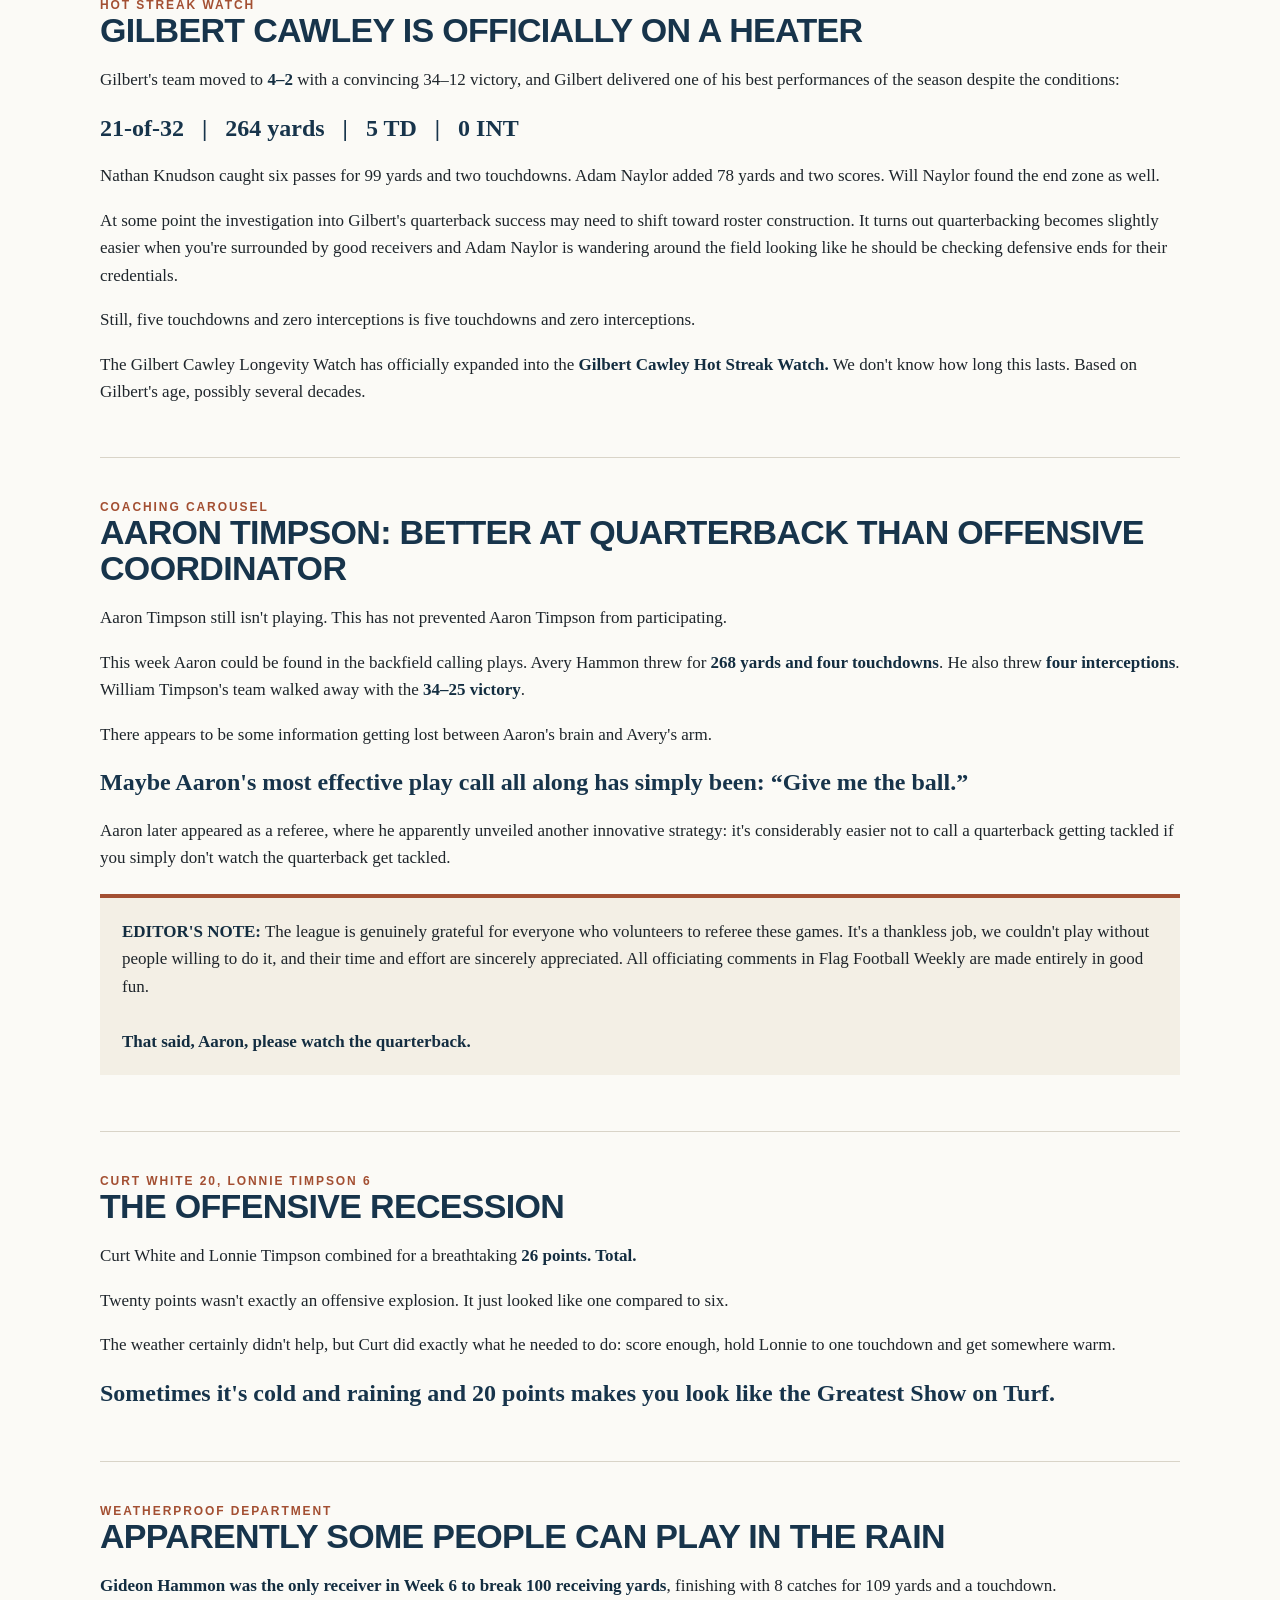
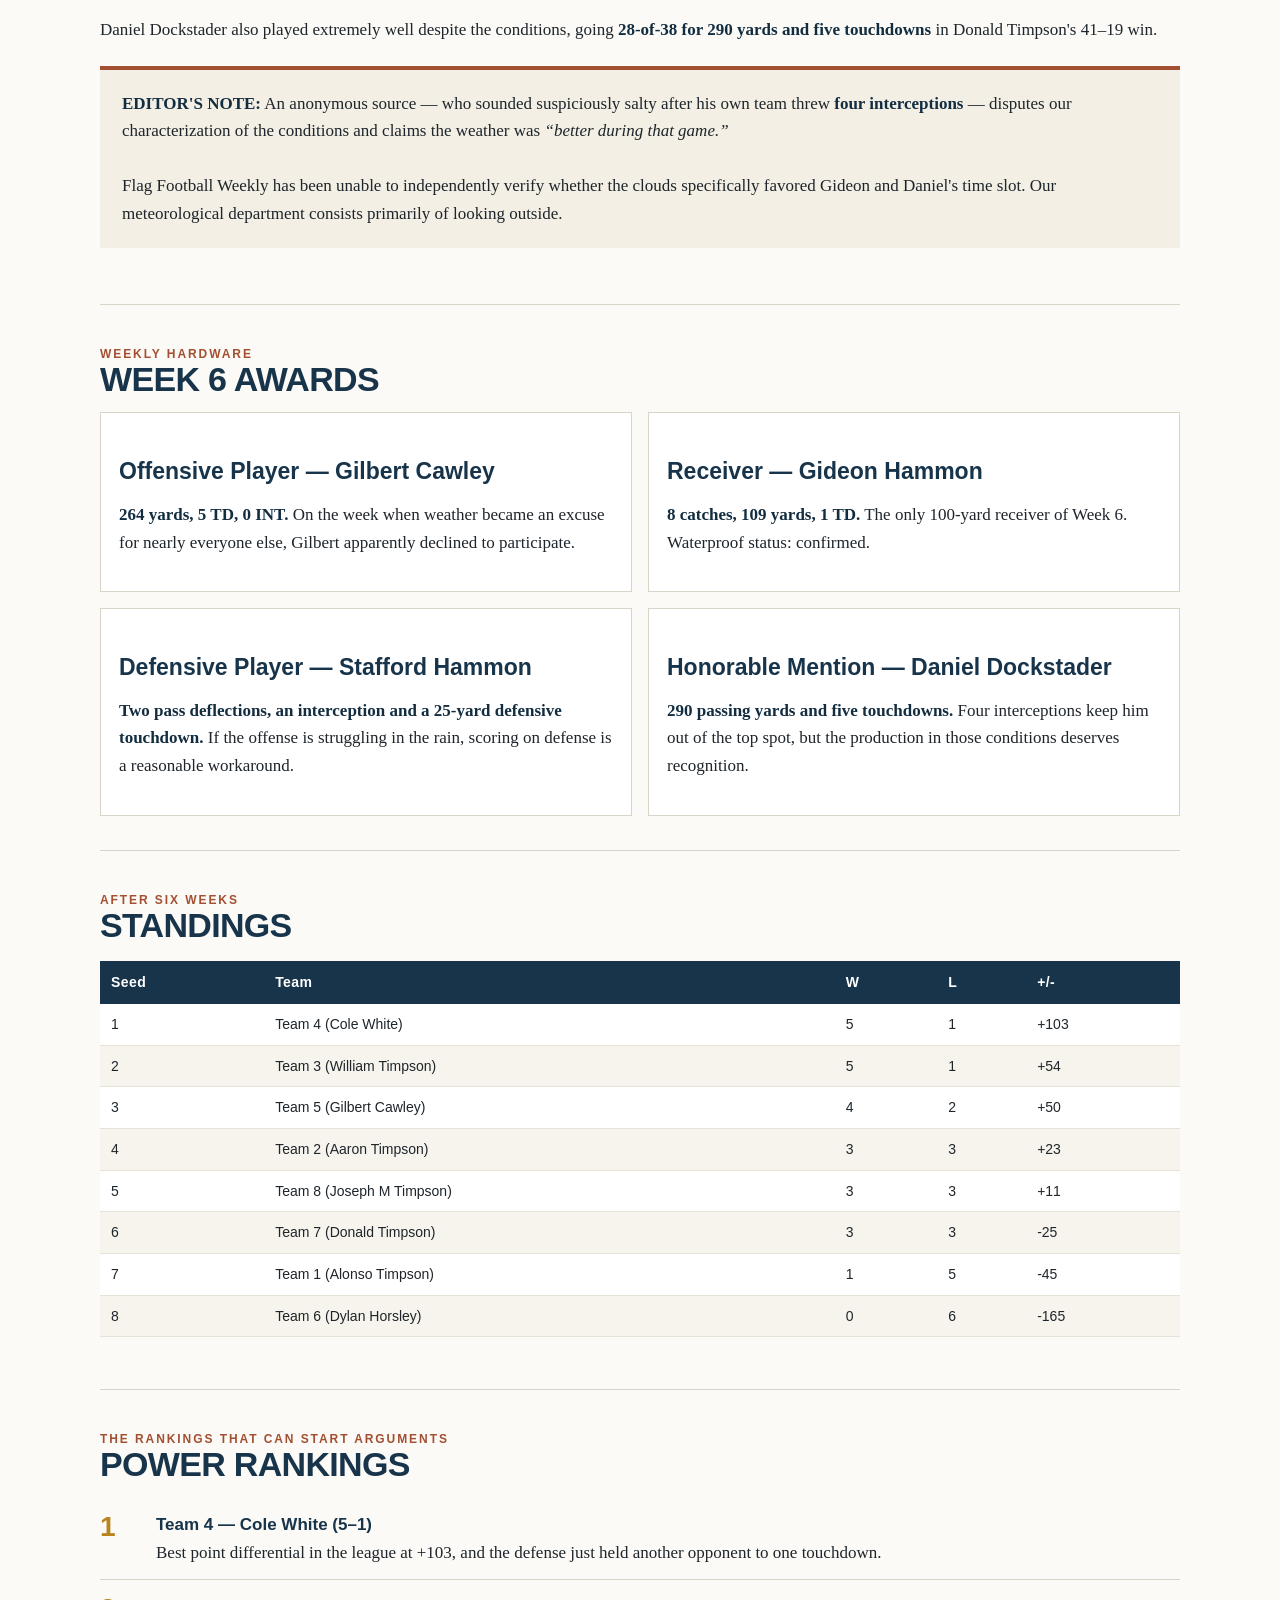
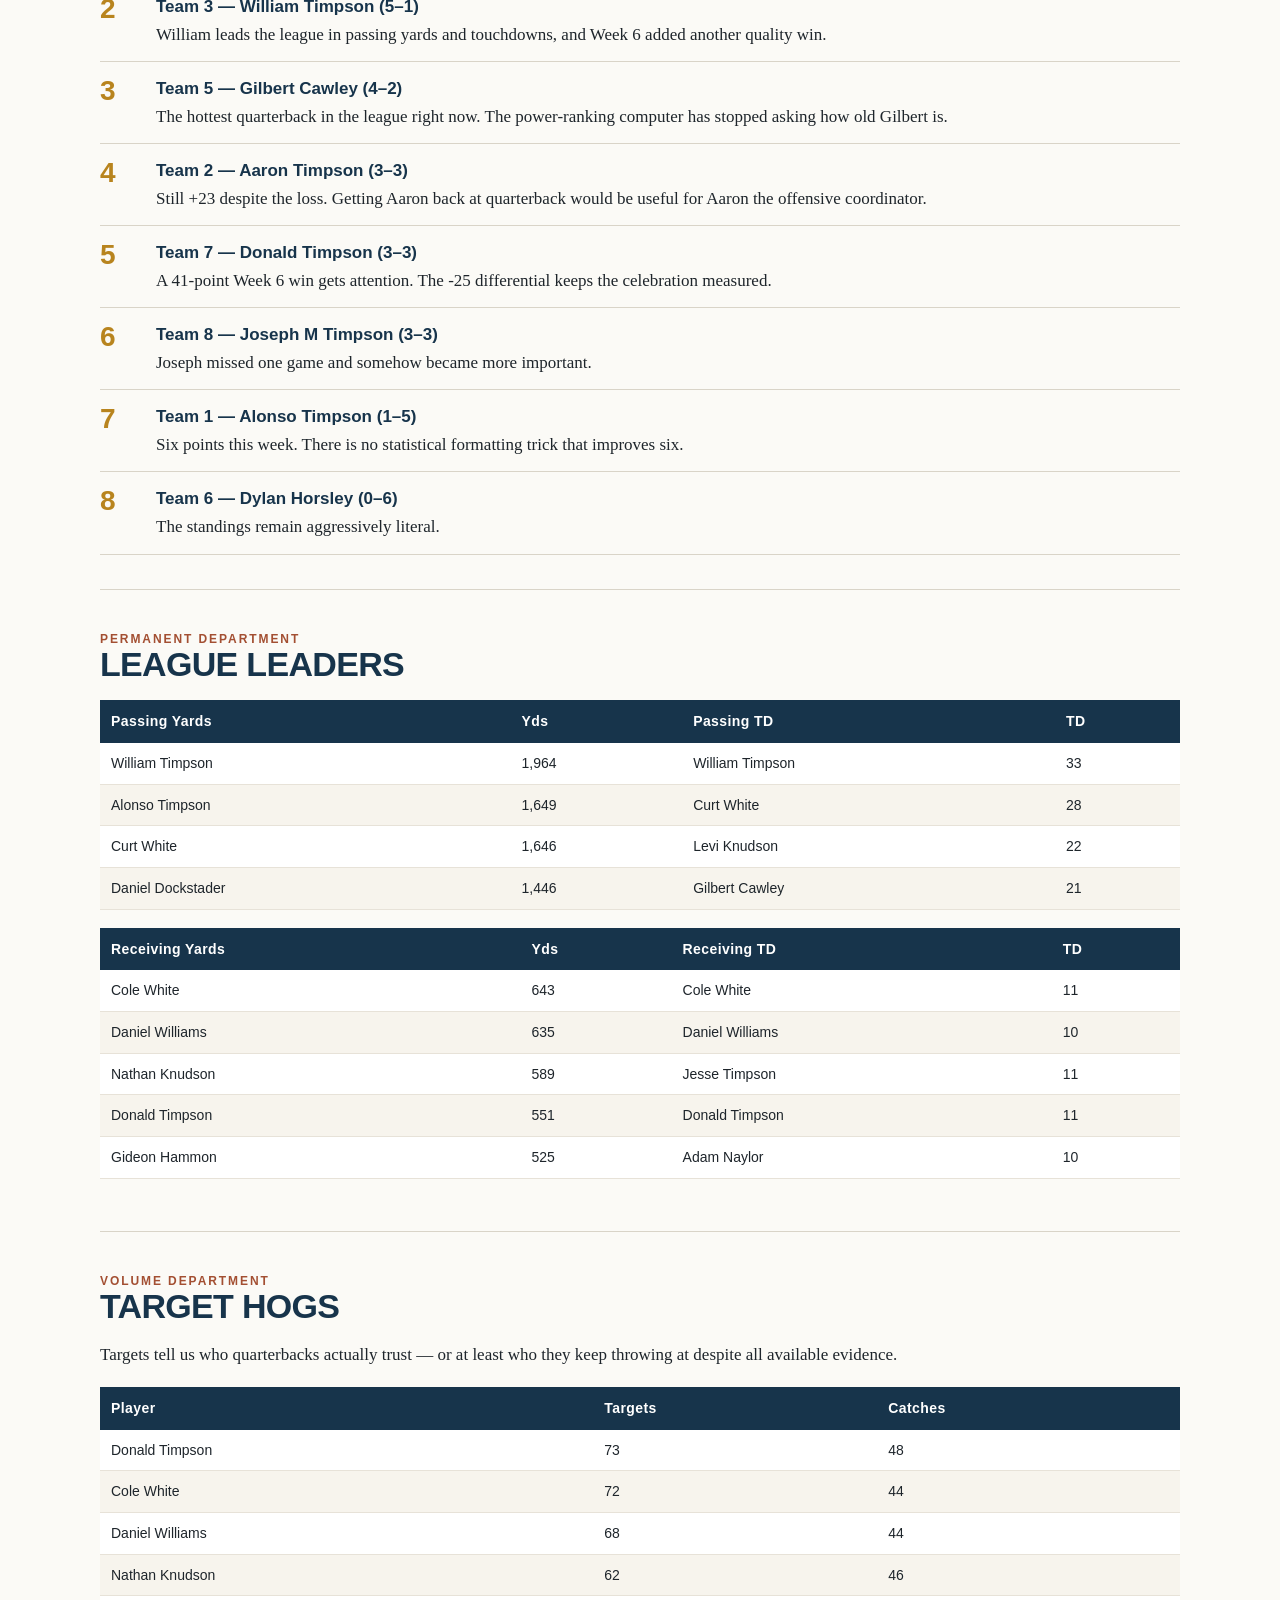
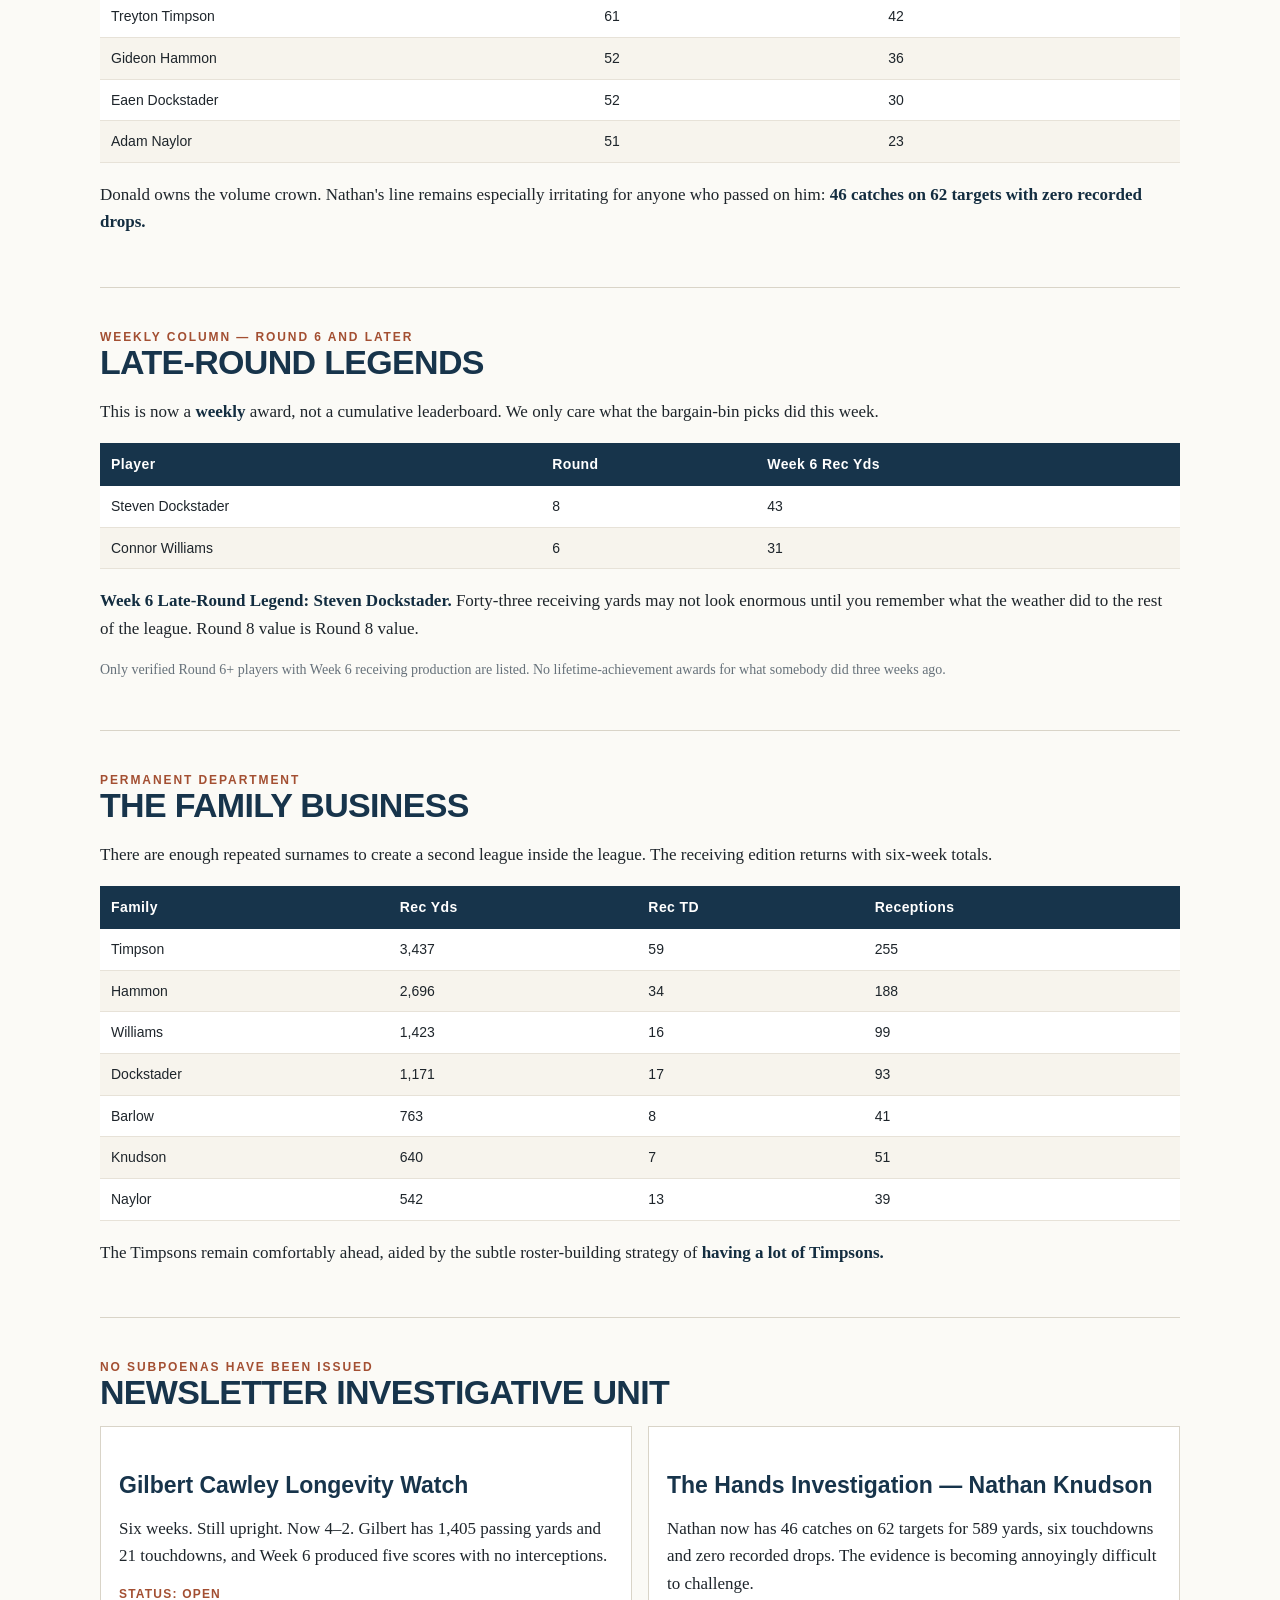
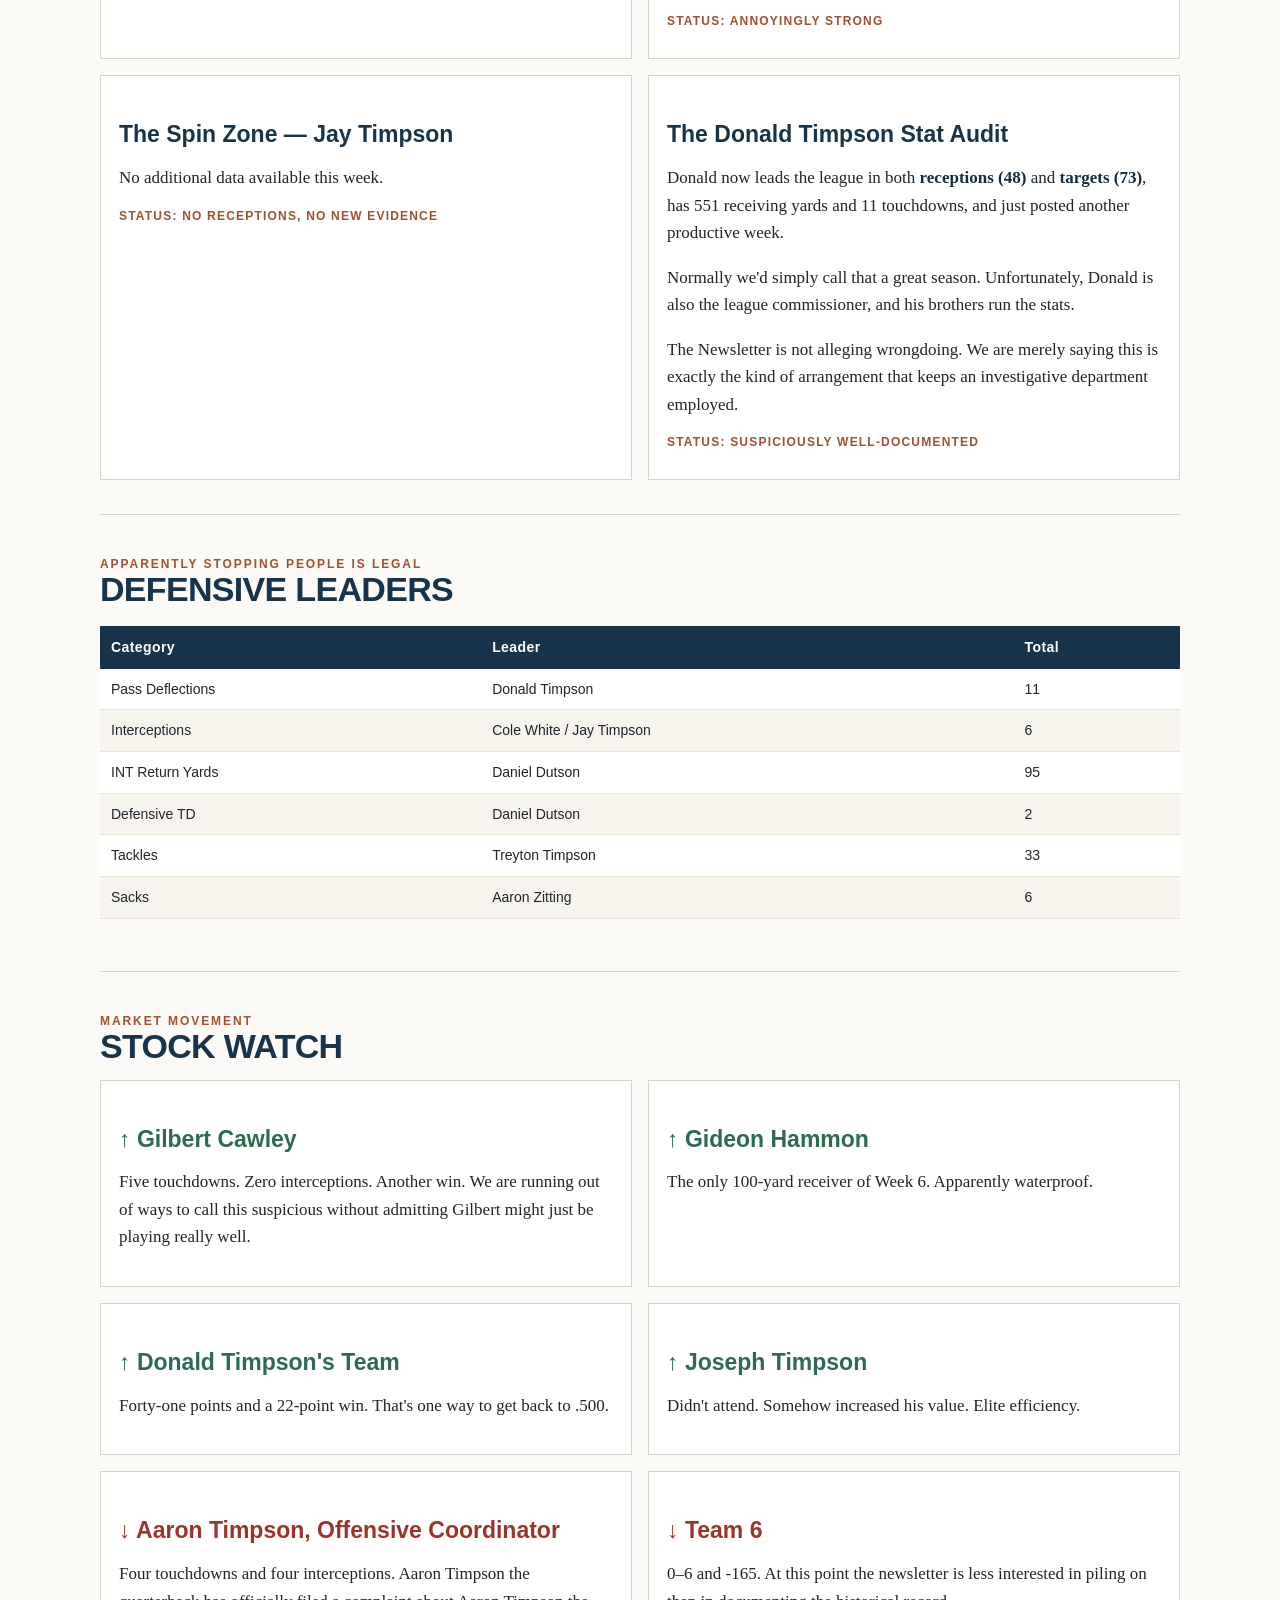
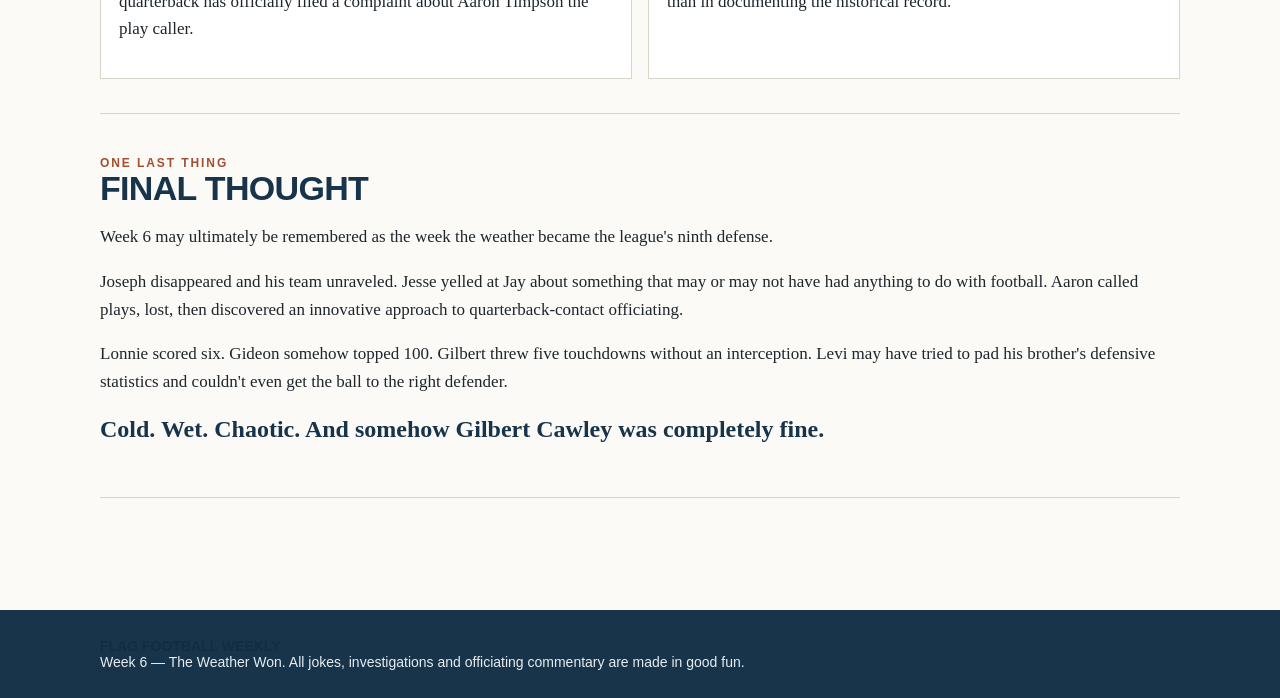
<file: week-6/index.html>
<!doctype html>
<html lang="en">
<head>
<meta charset="utf-8">
<meta name="viewport" content="width=device-width,initial-scale=1">
<title>Flag Football Weekly — Week 6 | The Weather Won</title>
<meta name="description" content="Flag Football Weekly Week 6: cold rain, Gilbert Cawley's heater, Joseph's absence, the Offensive Recession, weekly late-round legends, investigations and league leaders.">
<link rel="canonical" href="https://cpff.online/week-6/">
<meta name="theme-color" content="#17344b">
<link rel="icon" href="/favicon.png" type="image/png" sizes="32x32">
<link rel="apple-touch-icon" href="/apple-touch-icon.png">
<meta property="og:type" content="article">
<meta property="og:site_name" content="Flag Football Weekly">
<meta property="og:title" content="Flag Football Weekly — Week 6">
<meta property="og:description" content="The Weather Won: cold rain, four-interception games, Gilbert's heater and the league's most questionable investigations.">
<meta property="og:url" content="https://cpff.online/week-6/">
<meta property="og:image" content="https://cpff.online/week-6/og.png">
<meta property="og:image:type" content="image/png">
<meta property="og:image:width" content="1200">
<meta property="og:image:height" content="630">
<meta property="og:image:alt" content="Flag Football Weekly, Week 6, The Weather Won. Cole White is 5–1. Gilbert Cawley threw five touchdowns and no interceptions. Joseph's team lost 34–12.">
<meta name="twitter:card" content="summary_large_image">
<meta name="twitter:title" content="Flag Football Weekly — Week 6">
<meta name="twitter:description" content="The Weather Won: cold rain, four-interception games, Gilbert's heater and the league's most questionable investigations.">
<meta name="twitter:image" content="https://cpff.online/week-6/og.png">
<meta name="twitter:image:alt" content="Flag Football Weekly, Week 6, The Weather Won. Cole White is 5–1. Gilbert Cawley threw five touchdowns and no interceptions. Joseph's team lost 34–12.">
<link rel="stylesheet" href="styles.css">
<script data-goatcounter="https://cpff.goatcounter.com/count"
        async src="//gc.zgo.at/count.js"></script>
</head>
<body>
<header class="masthead"><div class="wrap">
<div class="kicker">THE LEAGUE'S MOST QUESTIONABLY SERIOUS PUBLICATION</div>
<h1>FLAG FOOTBALL WEEKLY</h1>
<div class="edition">WEEK 6 &bull; THE WEATHER WON</div>
<p class="deck">Cold rain. Four-interception performances. Joseph disappears and his team unravels. Aaron discovers coaching is harder than quarterbacking. Gilbert Cawley somehow gets hotter. And the Newsletter Investigative Unit has questions for the commissioner.</p>
</div></header>

<nav class="edition-nav"><div class="wrap"><a href="/">Latest: Week 8</a> &nbsp;•&nbsp; <a href="/week-7/">Week 7</a> &nbsp;•&nbsp; <strong>This edition: Week 6</strong> &nbsp;•&nbsp; <a href="/weeks-4-5/">Weeks 4 &amp; 5</a> &nbsp;•&nbsp; <a href="/week-3/">Week 3</a></div></nav>

<main class="wrap">

<section>
<div class="eyebrow">Cold. Wet. Intercepted.</div>
<h2>The Weather Won</h2>
<p>There are weeks when football is decided by preparation, execution and talent. And then there are weeks when it's cold, raining, nobody can feel their fingers, and half the league forgets how to throw a football.</p>
<p>Cold and rain affected games throughout the day. Balls were slippery. Receivers struggled. Quarterbacks struggled more.</p>
<p>For most of this season we've spent considerable editorial resources documenting Dylan Horsley's relationship with the interception. After watching Levi Knudson throw four of them in the rain, we're beginning to wonder if we've been too hard on Dylan.</p>
<p class="quote">Maybe Dylan hasn't been throwing like this all year. Maybe it's just been raining wherever Dylan is standing.</p>
<p>That's the only apology he's getting.</p>
<div class="scoregrid">
  <div class="score"><b>Week 6</b><div class="result">William 34 — Aaron 25</div></div>
  <div class="score"><b>Week 6</b><div class="result">Gilbert 34 — Joseph 12</div></div>
  <div class="score"><b>Week 6</b><div class="result">Curt White 20 — Lonnie 6</div></div>
  <div class="score"><b>Week 6</b><div class="result">Donald 41 — Dylan 19</div></div>
</div>
</section>

<section class="feature">
<div class="eyebrow">Team 8 damage report</div>
<h2>Apparently Joseph Was Holding This Whole Thing Together</h2>
<p>Joseph Timpson missed Week 6. His team responded by losing <strong>34–12</strong>, with Levi Knudson going 14-of-34 for 177 yards, two touchdowns and <strong>four interceptions</strong>.</p>
<p>There may, however, be an explanation for at least one of those interceptions. Nathan Knudson has quietly been building an impressive defensive stat line, and sources inside Flag Football Weekly are investigating whether Levi was simply trying to help pad his brother's numbers.</p>
<p class="quote">Unfortunately, the throw was so bad Levi couldn't even get it to the right defender.</p>
<p>Brotherly generosity only works if you can hit your target.</p>
<p>Jesse Timpson was also spotted yelling at Jay Timpson during the game. Jay finished without a reception, which would seem to provide an obvious explanation. But those close to the situation weren't entirely convinced the discussion was football related.</p>
<p>Flag Football Weekly will respect the Timpson family's privacy while simultaneously continuing to speculate irresponsibly.</p>
</section>

<section>
<div class="eyebrow">Hot streak watch</div>
<h2>Gilbert Cawley Is Officially on a Heater</h2>
<p>Gilbert's team moved to <strong>4–2</strong> with a convincing 34–12 victory, and Gilbert delivered one of his best performances of the season despite the conditions:</p>
<p class="quote">21-of-32 &nbsp; | &nbsp; 264 yards &nbsp; | &nbsp; 5 TD &nbsp; | &nbsp; 0 INT</p>
<p>Nathan Knudson caught six passes for 99 yards and two touchdowns. Adam Naylor added 78 yards and two scores. Will Naylor found the end zone as well.</p>
<p>At some point the investigation into Gilbert's quarterback success may need to shift toward roster construction. It turns out quarterbacking becomes slightly easier when you're surrounded by good receivers and Adam Naylor is wandering around the field looking like he should be checking defensive ends for their credentials.</p>
<p>Still, five touchdowns and zero interceptions is five touchdowns and zero interceptions.</p>
<p>The Gilbert Cawley Longevity Watch has officially expanded into the <strong>Gilbert Cawley Hot Streak Watch.</strong> We don't know how long this lasts. Based on Gilbert's age, possibly several decades.</p>
</section>

<section>
<div class="eyebrow">Coaching carousel</div>
<h2>Aaron Timpson: Better at Quarterback Than Offensive Coordinator</h2>
<p>Aaron Timpson still isn't playing. This has not prevented Aaron Timpson from participating.</p>
<p>This week Aaron could be found in the backfield calling plays. Avery Hammon threw for <strong>268 yards and four touchdowns</strong>. He also threw <strong>four interceptions</strong>. William Timpson's team walked away with the <strong>34–25 victory</strong>.</p>
<p>There appears to be some information getting lost between Aaron's brain and Avery's arm.</p>
<p class="quote">Maybe Aaron's most effective play call all along has simply been: “Give me the ball.”</p>
<p>Aaron later appeared as a referee, where he apparently unveiled another innovative strategy: it's considerably easier not to call a quarterback getting tackled if you simply don't watch the quarterback get tackled.</p>
<div class="callout"><strong>EDITOR'S NOTE:</strong> The league is genuinely grateful for everyone who volunteers to referee these games. It's a thankless job, we couldn't play without people willing to do it, and their time and effort are sincerely appreciated. All officiating comments in Flag Football Weekly are made entirely in good fun.<br><br><strong>That said, Aaron, please watch the quarterback.</strong></div>
</section>

<section>
<div class="eyebrow">Curt White 20, Lonnie Timpson 6</div>
<h2>The Offensive Recession</h2>
<p>Curt White and Lonnie Timpson combined for a breathtaking <strong>26 points. Total.</strong></p>
<p>Twenty points wasn't exactly an offensive explosion. It just looked like one compared to six.</p>
<p>The weather certainly didn't help, but Curt did exactly what he needed to do: score enough, hold Lonnie to one touchdown and get somewhere warm.</p>
<p class="quote">Sometimes it's cold and raining and 20 points makes you look like the Greatest Show on Turf.</p>
</section>

<section>
<div class="eyebrow">Weatherproof department</div>
<h2>Apparently Some People Can Play in the Rain</h2>
<p><strong>Gideon Hammon was the only receiver in Week 6 to break 100 receiving yards</strong>, finishing with 8 catches for 109 yards and a touchdown.</p>
<p>Daniel Dockstader also played extremely well despite the conditions, going <strong>28-of-38 for 290 yards and five touchdowns</strong> in Donald Timpson's 41–19 win.</p>
<div class="callout"><strong>EDITOR'S NOTE:</strong> An anonymous source — who sounded suspiciously salty after his own team threw <strong>four interceptions</strong> — disputes our characterization of the conditions and claims the weather was <em>“better during that game.”</em><br><br>Flag Football Weekly has been unable to independently verify whether the clouds specifically favored Gideon and Daniel's time slot. Our meteorological department consists primarily of looking outside.</div>
</section>

<section>
<div class="eyebrow">Weekly hardware</div>
<h2>Week 6 Awards</h2>
<div class="cards">
  <article class="card"><h3>Offensive Player — Gilbert Cawley</h3><p><strong>264 yards, 5 TD, 0 INT.</strong> On the week when weather became an excuse for nearly everyone else, Gilbert apparently declined to participate.</p></article>
  <article class="card"><h3>Receiver — Gideon Hammon</h3><p><strong>8 catches, 109 yards, 1 TD.</strong> The only 100-yard receiver of Week 6. Waterproof status: confirmed.</p></article>
  <article class="card"><h3>Defensive Player — Stafford Hammon</h3><p><strong>Two pass deflections, an interception and a 25-yard defensive touchdown.</strong> If the offense is struggling in the rain, scoring on defense is a reasonable workaround.</p></article>
  <article class="card"><h3>Honorable Mention — Daniel Dockstader</h3><p><strong>290 passing yards and five touchdowns.</strong> Four interceptions keep him out of the top spot, but the production in those conditions deserves recognition.</p></article>
</div>
</section>

<section>
<div class="eyebrow">After six weeks</div>
<h2>Standings</h2>
<div class="table-wrap"><table><thead><tr><th>Seed</th><th>Team</th><th>W</th><th>L</th><th>+/-</th></tr></thead><tbody>
<tr><td>1</td><td>Team 4 (Cole White)</td><td>5</td><td>1</td><td>+103</td></tr>
<tr><td>2</td><td>Team 3 (William Timpson)</td><td>5</td><td>1</td><td>+54</td></tr>
<tr><td>3</td><td>Team 5 (Gilbert Cawley)</td><td>4</td><td>2</td><td>+50</td></tr>
<tr><td>4</td><td>Team 2 (Aaron Timpson)</td><td>3</td><td>3</td><td>+23</td></tr>
<tr><td>5</td><td>Team 8 (Joseph M Timpson)</td><td>3</td><td>3</td><td>+11</td></tr>
<tr><td>6</td><td>Team 7 (Donald Timpson)</td><td>3</td><td>3</td><td>-25</td></tr>
<tr><td>7</td><td>Team 1 (Alonso Timpson)</td><td>1</td><td>5</td><td>-45</td></tr>
<tr><td>8</td><td>Team 6 (Dylan Horsley)</td><td>0</td><td>6</td><td>-165</td></tr>
</tbody></table></div>
</section>

<section>
<div class="eyebrow">The rankings that can start arguments</div>
<h2>Power Rankings</h2>
<div class="rank"><div class="ranknum">1</div><div><strong>Team 4 — Cole White (5–1)</strong><br>Best point differential in the league at +103, and the defense just held another opponent to one touchdown.</div></div>
<div class="rank"><div class="ranknum">2</div><div><strong>Team 3 — William Timpson (5–1)</strong><br>William leads the league in passing yards and touchdowns, and Week 6 added another quality win.</div></div>
<div class="rank"><div class="ranknum">3</div><div><strong>Team 5 — Gilbert Cawley (4–2)</strong><br>The hottest quarterback in the league right now. The power-ranking computer has stopped asking how old Gilbert is.</div></div>
<div class="rank"><div class="ranknum">4</div><div><strong>Team 2 — Aaron Timpson (3–3)</strong><br>Still +23 despite the loss. Getting Aaron back at quarterback would be useful for Aaron the offensive coordinator.</div></div>
<div class="rank"><div class="ranknum">5</div><div><strong>Team 7 — Donald Timpson (3–3)</strong><br>A 41-point Week 6 win gets attention. The -25 differential keeps the celebration measured.</div></div>
<div class="rank"><div class="ranknum">6</div><div><strong>Team 8 — Joseph M Timpson (3–3)</strong><br>Joseph missed one game and somehow became more important.</div></div>
<div class="rank"><div class="ranknum">7</div><div><strong>Team 1 — Alonso Timpson (1–5)</strong><br>Six points this week. There is no statistical formatting trick that improves six.</div></div>
<div class="rank"><div class="ranknum">8</div><div><strong>Team 6 — Dylan Horsley (0–6)</strong><br>The standings remain aggressively literal.</div></div>
</section>

<section>
<div class="eyebrow">Permanent department</div>
<h2>League Leaders</h2>
<div class="table-wrap"><table><thead><tr><th>Passing Yards</th><th>Yds</th><th>Passing TD</th><th>TD</th></tr></thead><tbody>
<tr><td>William Timpson</td><td>1,964</td><td>William Timpson</td><td>33</td></tr>
<tr><td>Alonso Timpson</td><td>1,649</td><td>Curt White</td><td>28</td></tr>
<tr><td>Curt White</td><td>1,646</td><td>Levi Knudson</td><td>22</td></tr>
<tr><td>Daniel Dockstader</td><td>1,446</td><td>Gilbert Cawley</td><td>21</td></tr>
</tbody></table></div>
<div class="table-wrap"><table><thead><tr><th>Receiving Yards</th><th>Yds</th><th>Receiving TD</th><th>TD</th></tr></thead><tbody>
<tr><td>Cole White</td><td>643</td><td>Cole White</td><td>11</td></tr>
<tr><td>Daniel Williams</td><td>635</td><td>Daniel Williams</td><td>10</td></tr>
<tr><td>Nathan Knudson</td><td>589</td><td>Jesse Timpson</td><td>11</td></tr>
<tr><td>Donald Timpson</td><td>551</td><td>Donald Timpson</td><td>11</td></tr>
<tr><td>Gideon Hammon</td><td>525</td><td>Adam Naylor</td><td>10</td></tr>
</tbody></table></div>
</section>

<section>
<div class="eyebrow">Volume department</div>
<h2>Target Hogs</h2>
<p>Targets tell us who quarterbacks actually trust — or at least who they keep throwing at despite all available evidence.</p>
<div class="table-wrap"><table><thead><tr><th>Player</th><th>Targets</th><th>Catches</th></tr></thead><tbody>
<tr><td>Donald Timpson</td><td>73</td><td>48</td></tr>
<tr><td>Cole White</td><td>72</td><td>44</td></tr>
<tr><td>Daniel Williams</td><td>68</td><td>44</td></tr>
<tr><td>Nathan Knudson</td><td>62</td><td>46</td></tr>
<tr><td>Treyton Timpson</td><td>61</td><td>42</td></tr>
<tr><td>Gideon Hammon</td><td>52</td><td>36</td></tr>
<tr><td>Eaen Dockstader</td><td>52</td><td>30</td></tr>
<tr><td>Adam Naylor</td><td>51</td><td>23</td></tr>
</tbody></table></div>
<p>Donald owns the volume crown. Nathan's line remains especially irritating for anyone who passed on him: <strong>46 catches on 62 targets with zero recorded drops.</strong></p>
</section>

<section>
<div class="eyebrow">Weekly column — Round 6 and later</div>
<h2>Late-Round Legends</h2>
<p>This is now a <strong>weekly</strong> award, not a cumulative leaderboard. We only care what the bargain-bin picks did this week.</p>
<div class="table-wrap"><table><thead><tr><th>Player</th><th>Round</th><th>Week 6 Rec Yds</th></tr></thead><tbody>
<tr><td>Steven Dockstader</td><td>8</td><td>43</td></tr>
<tr><td>Connor Williams</td><td>6</td><td>31</td></tr>
</tbody></table></div>
<p><strong>Week 6 Late-Round Legend: Steven Dockstader.</strong> Forty-three receiving yards may not look enormous until you remember what the weather did to the rest of the league. Round 8 value is Round 8 value.</p>
<p class="small">Only verified Round 6+ players with Week 6 receiving production are listed. No lifetime-achievement awards for what somebody did three weeks ago.</p>
</section>

<section>
<div class="eyebrow">Permanent department</div>
<h2>The Family Business</h2>
<p>There are enough repeated surnames to create a second league inside the league. The receiving edition returns with six-week totals.</p>
<div class="table-wrap"><table><thead><tr><th>Family</th><th>Rec Yds</th><th>Rec TD</th><th>Receptions</th></tr></thead><tbody>
<tr><td>Timpson</td><td>3,437</td><td>59</td><td>255</td></tr>
<tr><td>Hammon</td><td>2,696</td><td>34</td><td>188</td></tr>
<tr><td>Williams</td><td>1,423</td><td>16</td><td>99</td></tr>
<tr><td>Dockstader</td><td>1,171</td><td>17</td><td>93</td></tr>
<tr><td>Barlow</td><td>763</td><td>8</td><td>41</td></tr>
<tr><td>Knudson</td><td>640</td><td>7</td><td>51</td></tr>
<tr><td>Naylor</td><td>542</td><td>13</td><td>39</td></tr>
</tbody></table></div>
<p>The Timpsons remain comfortably ahead, aided by the subtle roster-building strategy of <strong>having a lot of Timpsons.</strong></p>
</section>

<section>
<div class="eyebrow">No subpoenas have been issued</div>
<h2>Newsletter Investigative Unit</h2>
<div class="cards">
<article class="card"><h3>Gilbert Cawley Longevity Watch</h3><p>Six weeks. Still upright. Now 4–2. Gilbert has 1,405 passing yards and 21 touchdowns, and Week 6 produced five scores with no interceptions.</p><p class="status">STATUS: OPEN</p></article>
<article class="card"><h3>The Hands Investigation — Nathan Knudson</h3><p>Nathan now has 46 catches on 62 targets for 589 yards, six touchdowns and zero recorded drops. The evidence is becoming annoyingly difficult to challenge.</p><p class="status">STATUS: ANNOYINGLY STRONG</p></article>
<article class="card"><h3>The Spin Zone — Jay Timpson</h3><p>No additional data available this week.</p><p class="status">STATUS: NO RECEPTIONS, NO NEW EVIDENCE</p></article>
<article class="card"><h3>The Donald Timpson Stat Audit</h3><p>Donald now leads the league in both <strong>receptions (48)</strong> and <strong>targets (73)</strong>, has 551 receiving yards and 11 touchdowns, and just posted another productive week.</p><p>Normally we'd simply call that a great season. Unfortunately, Donald is also the league commissioner, and his brothers run the stats.</p><p>The Newsletter is not alleging wrongdoing. We are merely saying this is exactly the kind of arrangement that keeps an investigative department employed.</p><p class="status">STATUS: SUSPICIOUSLY WELL-DOCUMENTED</p></article>
</div>
</section>

<section>
<div class="eyebrow">Apparently stopping people is legal</div>
<h2>Defensive Leaders</h2>
<div class="table-wrap"><table><thead><tr><th>Category</th><th>Leader</th><th>Total</th></tr></thead><tbody>
<tr><td>Pass Deflections</td><td>Donald Timpson</td><td>11</td></tr>
<tr><td>Interceptions</td><td>Cole White / Jay Timpson</td><td>6</td></tr>
<tr><td>INT Return Yards</td><td>Daniel Dutson</td><td>95</td></tr>
<tr><td>Defensive TD</td><td>Daniel Dutson</td><td>2</td></tr>
<tr><td>Tackles</td><td>Treyton Timpson</td><td>33</td></tr>
<tr><td>Sacks</td><td>Aaron Zitting</td><td>6</td></tr>
</tbody></table></div>
</section>

<section>
<div class="eyebrow">Market movement</div>
<h2>Stock Watch</h2>
<div class="cards">
<article class="card"><h3 class="up">↑ Gilbert Cawley</h3><p>Five touchdowns. Zero interceptions. Another win. We are running out of ways to call this suspicious without admitting Gilbert might just be playing really well.</p></article>
<article class="card"><h3 class="up">↑ Gideon Hammon</h3><p>The only 100-yard receiver of Week 6. Apparently waterproof.</p></article>
<article class="card"><h3 class="up">↑ Donald Timpson's Team</h3><p>Forty-one points and a 22-point win. That's one way to get back to .500.</p></article>
<article class="card"><h3 class="up">↑ Joseph Timpson</h3><p>Didn't attend. Somehow increased his value. Elite efficiency.</p></article>
<article class="card"><h3 class="down">↓ Aaron Timpson, Offensive Coordinator</h3><p>Four touchdowns and four interceptions. Aaron Timpson the quarterback has officially filed a complaint about Aaron Timpson the play caller.</p></article>
<article class="card"><h3 class="down">↓ Team 6</h3><p>0–6 and -165. At this point the newsletter is less interested in piling on than in documenting the historical record.</p></article>
</div>
</section>

<section>
<div class="eyebrow">One last thing</div>
<h2>Final Thought</h2>
<p>Week 6 may ultimately be remembered as the week the weather became the league's ninth defense.</p>
<p>Joseph disappeared and his team unraveled. Jesse yelled at Jay about something that may or may not have had anything to do with football. Aaron called plays, lost, then discovered an innovative approach to quarterback-contact officiating.</p>
<p>Lonnie scored six. Gideon somehow topped 100. Gilbert threw five touchdowns without an interception. Levi may have tried to pad his brother's defensive statistics and couldn't even get the ball to the right defender.</p>
<p class="quote">Cold. Wet. Chaotic. And somehow Gilbert Cawley was completely fine.</p>
</section>

</main>
<footer class="footer"><div class="wrap"><strong>FLAG FOOTBALL WEEKLY</strong><br>Week 6 — The Weather Won. All jokes, investigations and officiating commentary are made in good fun.</div></footer>
</body></html>
</file>
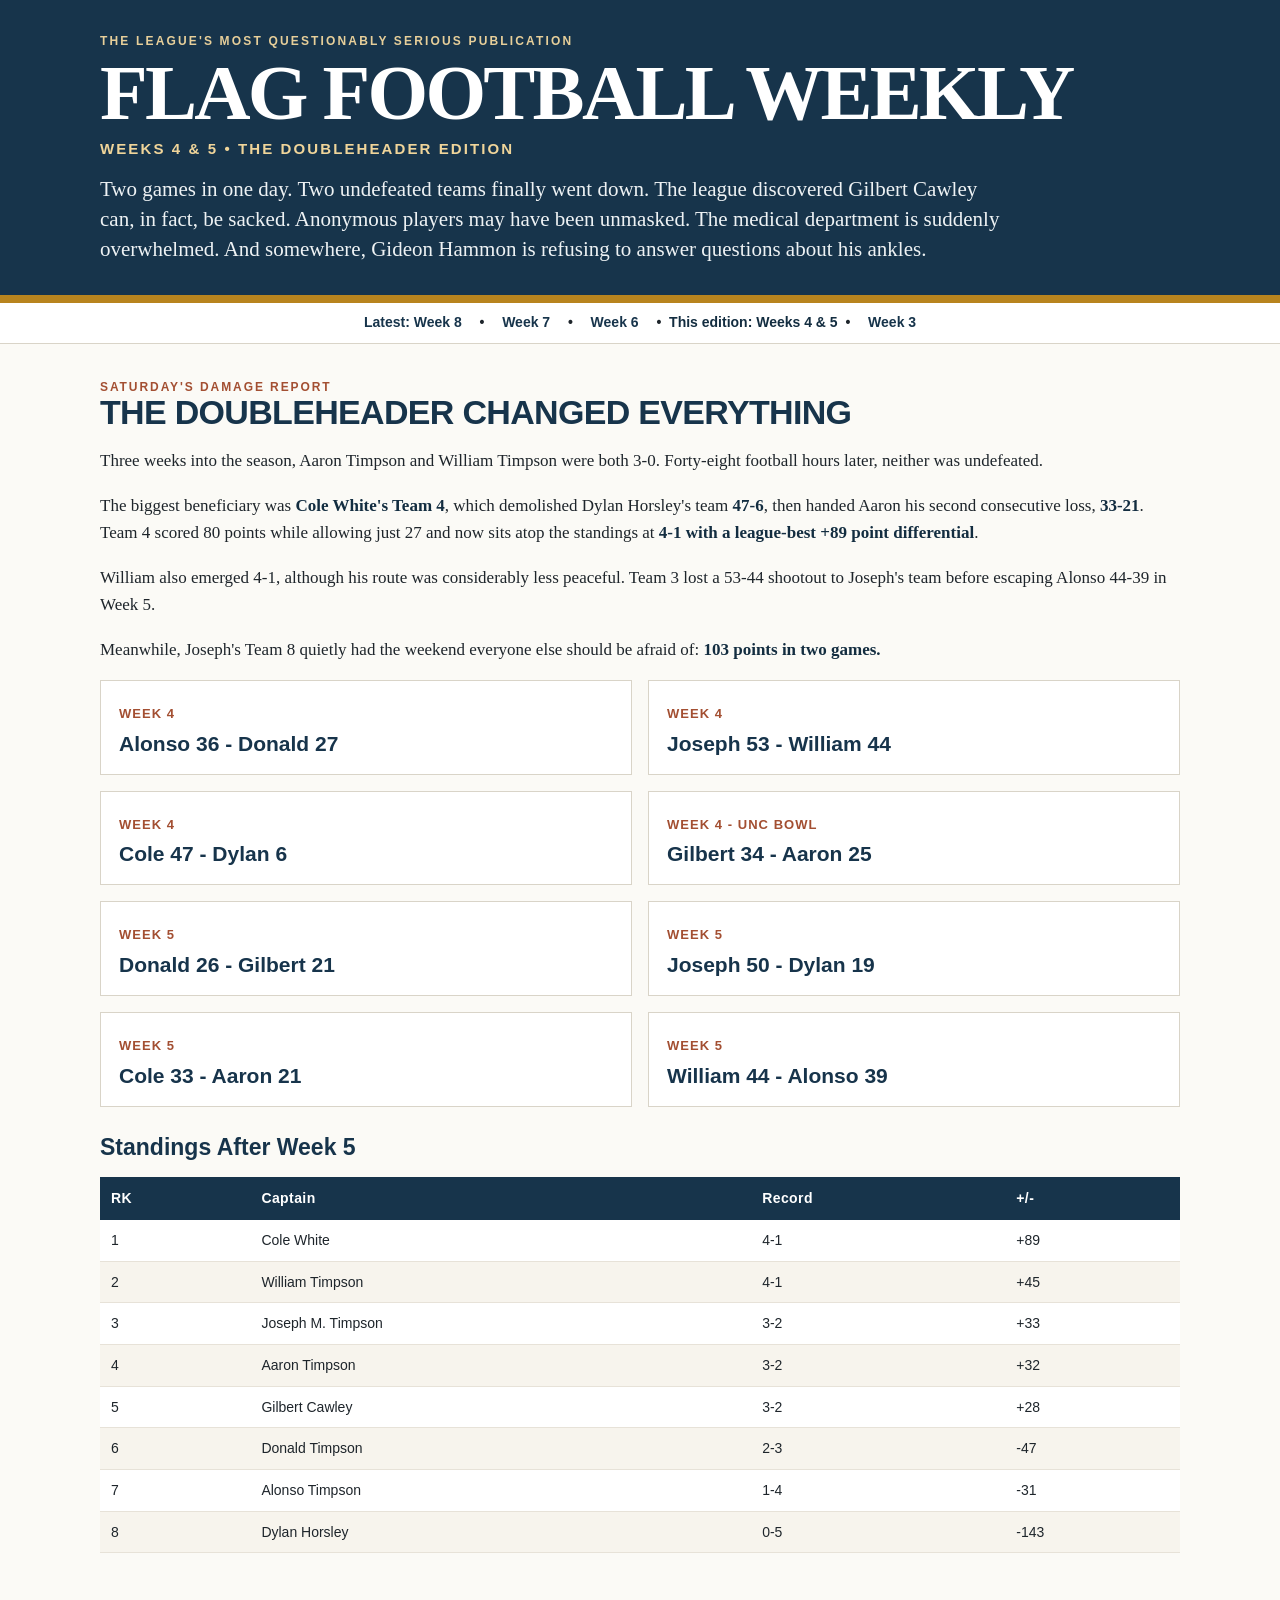
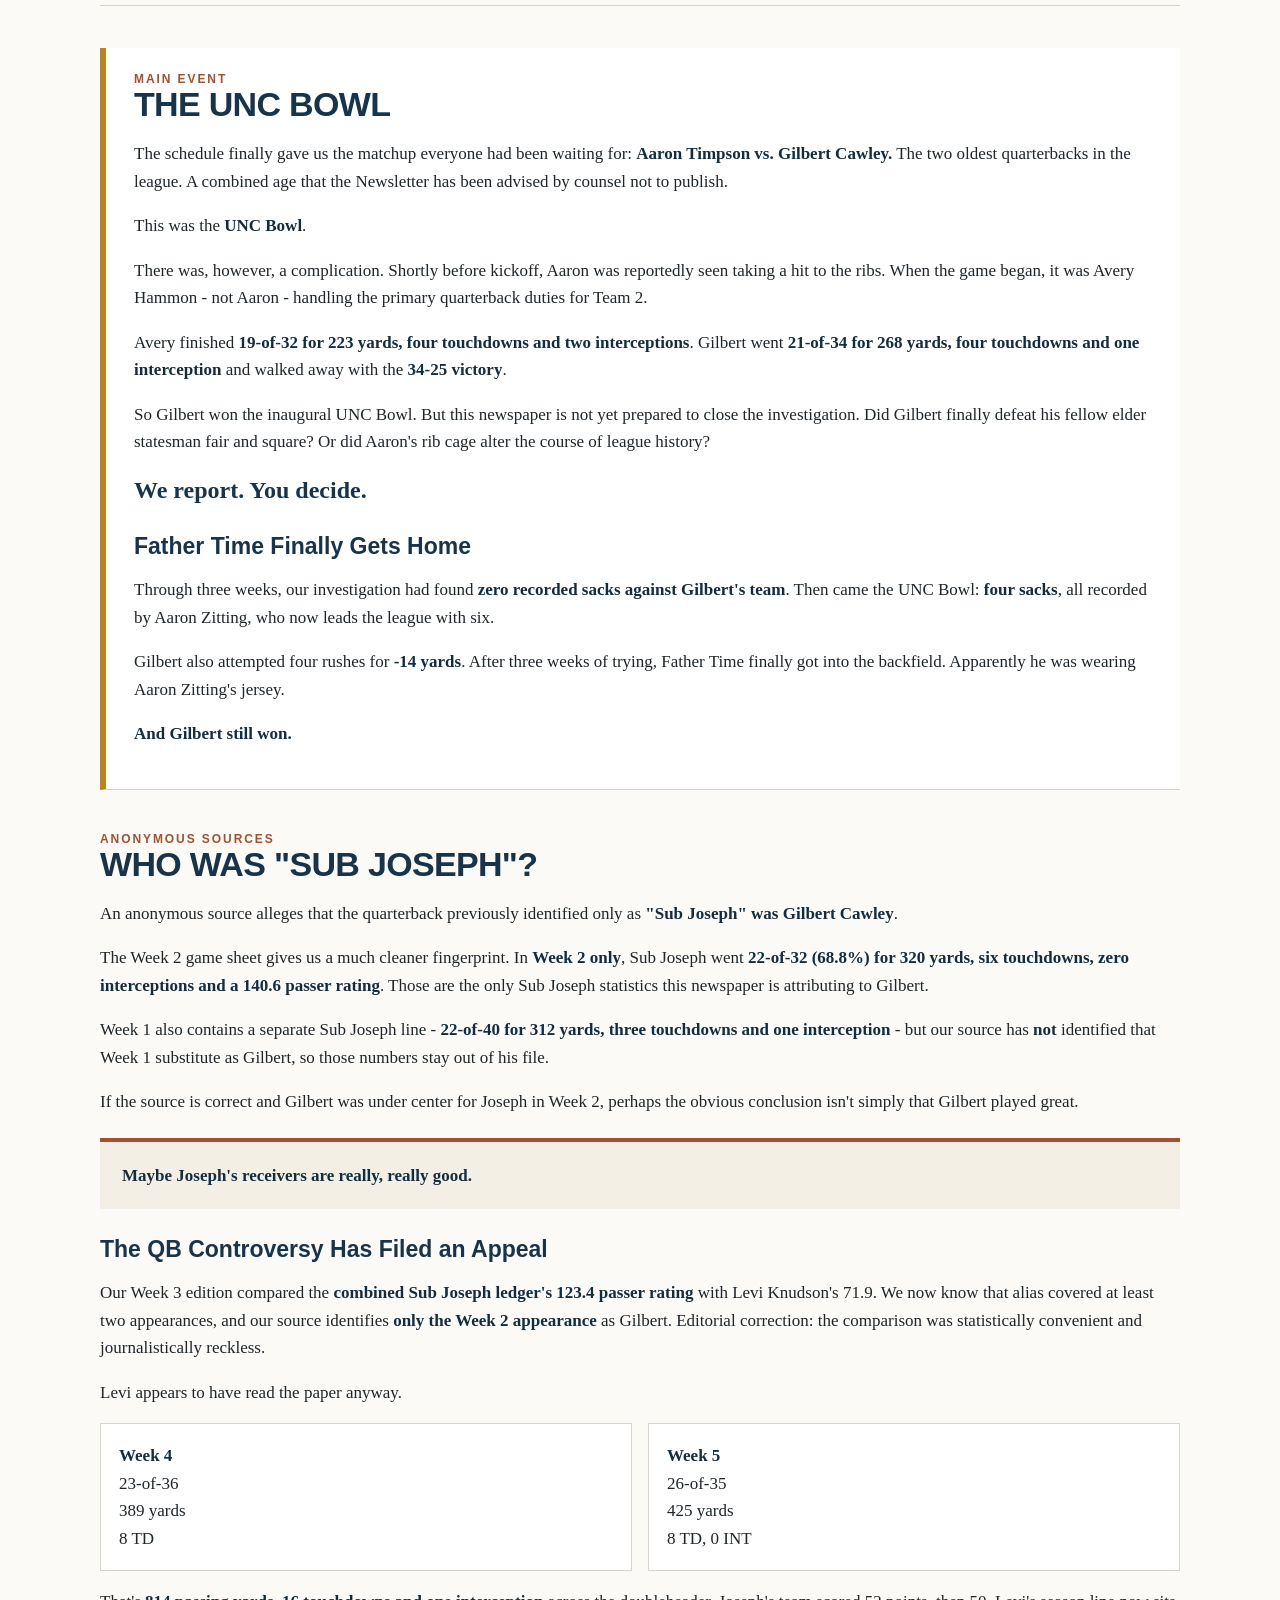
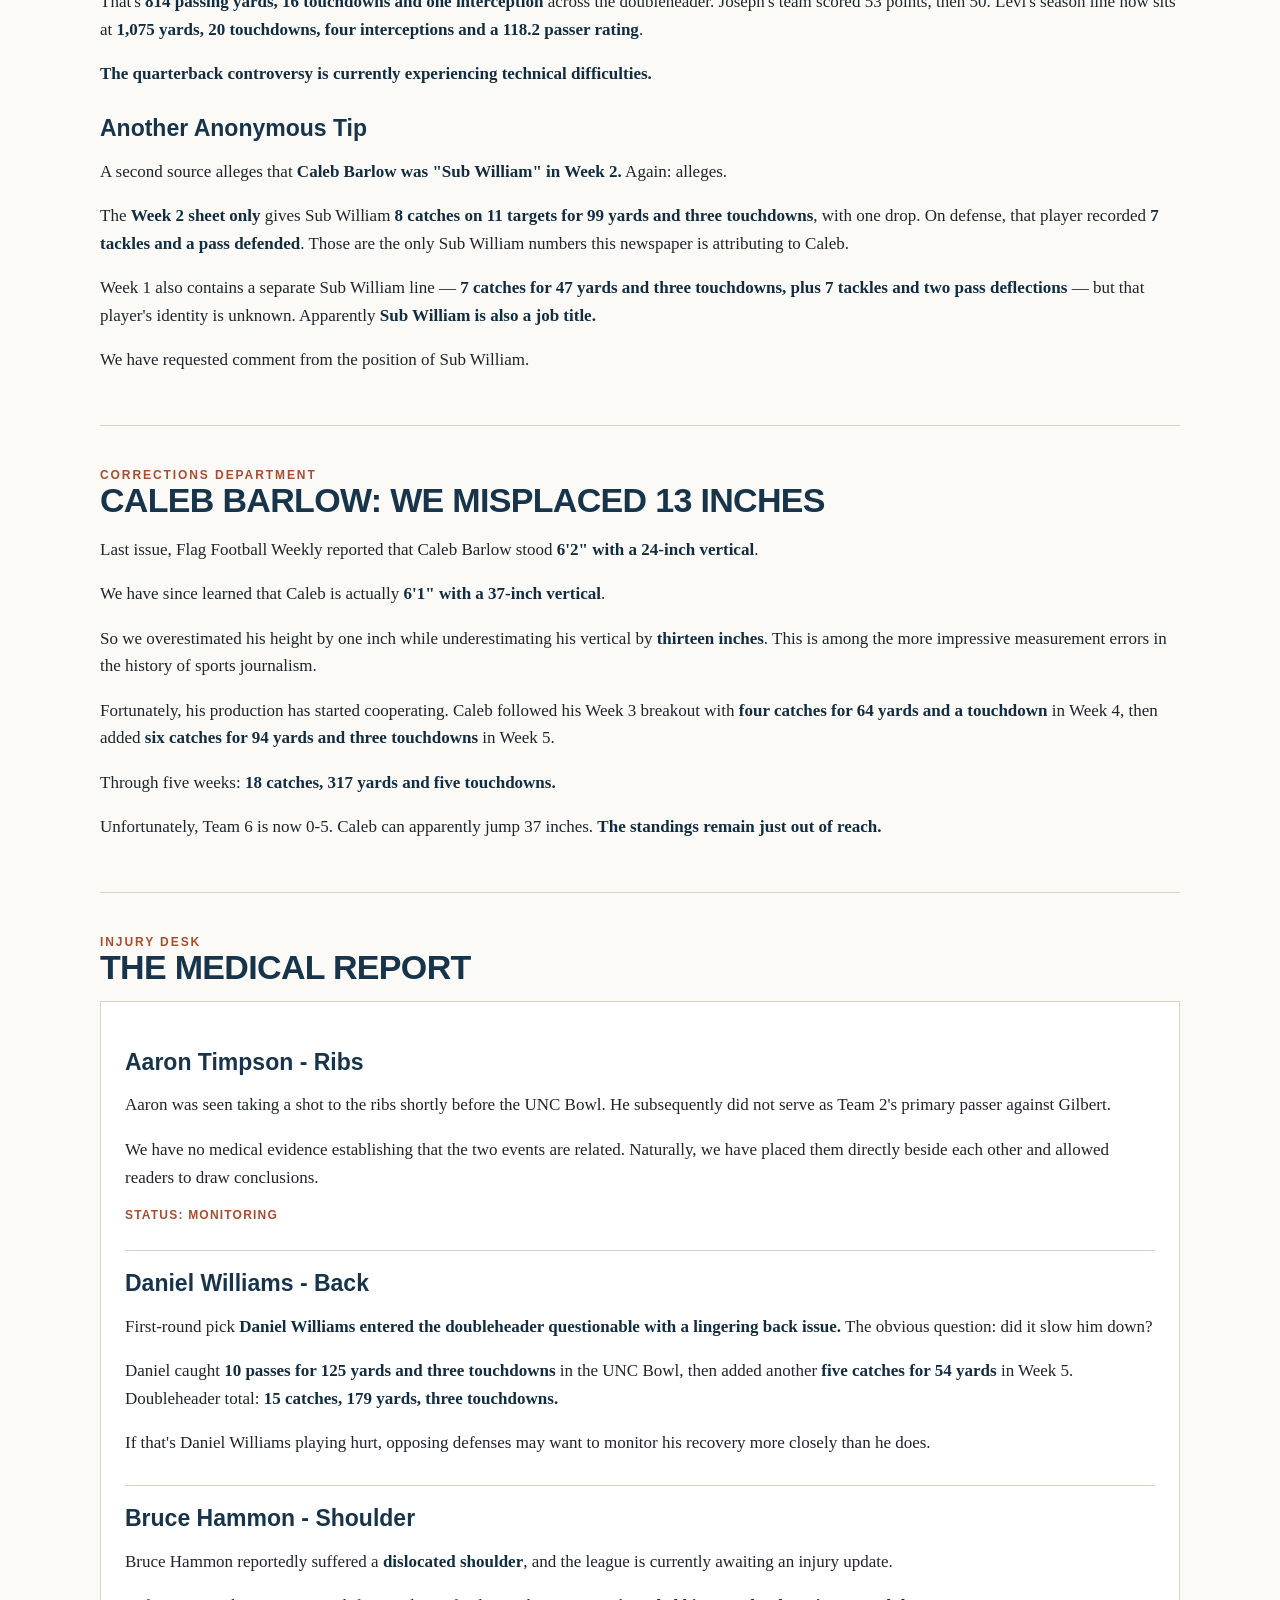
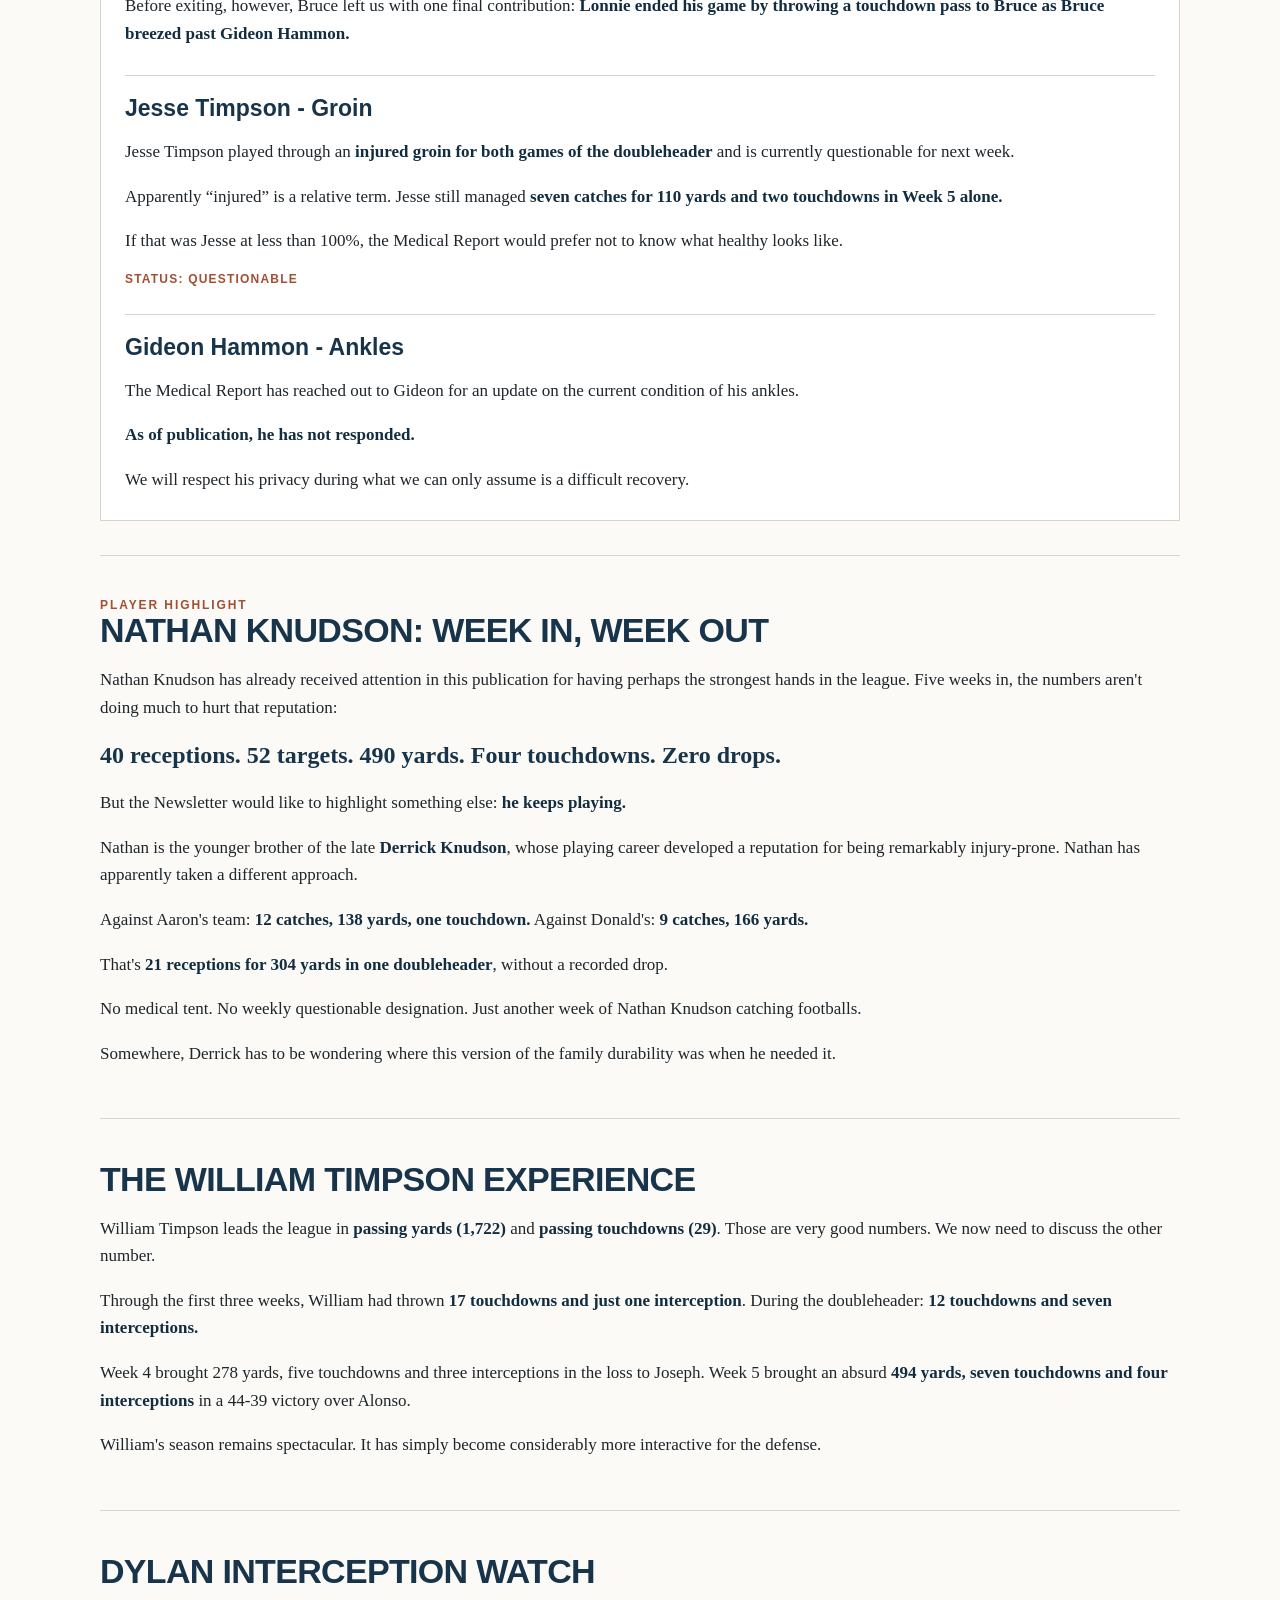
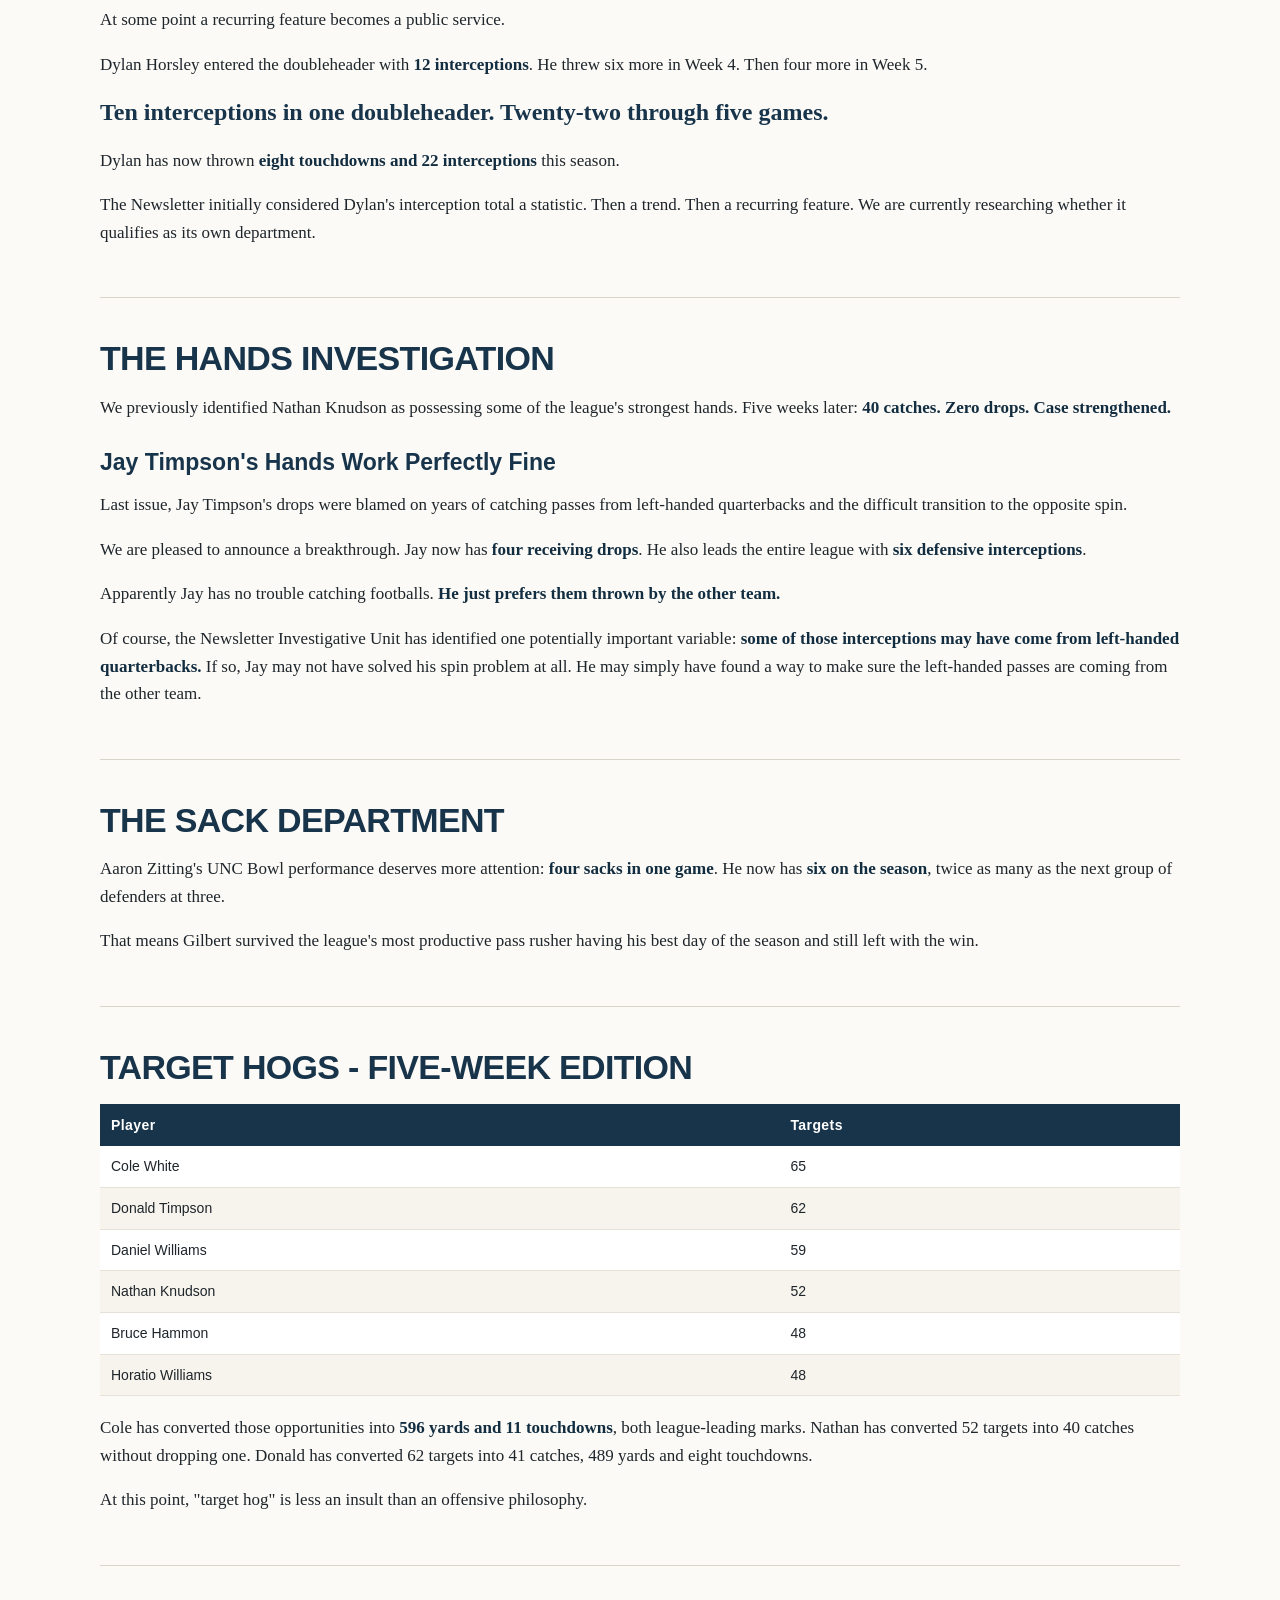
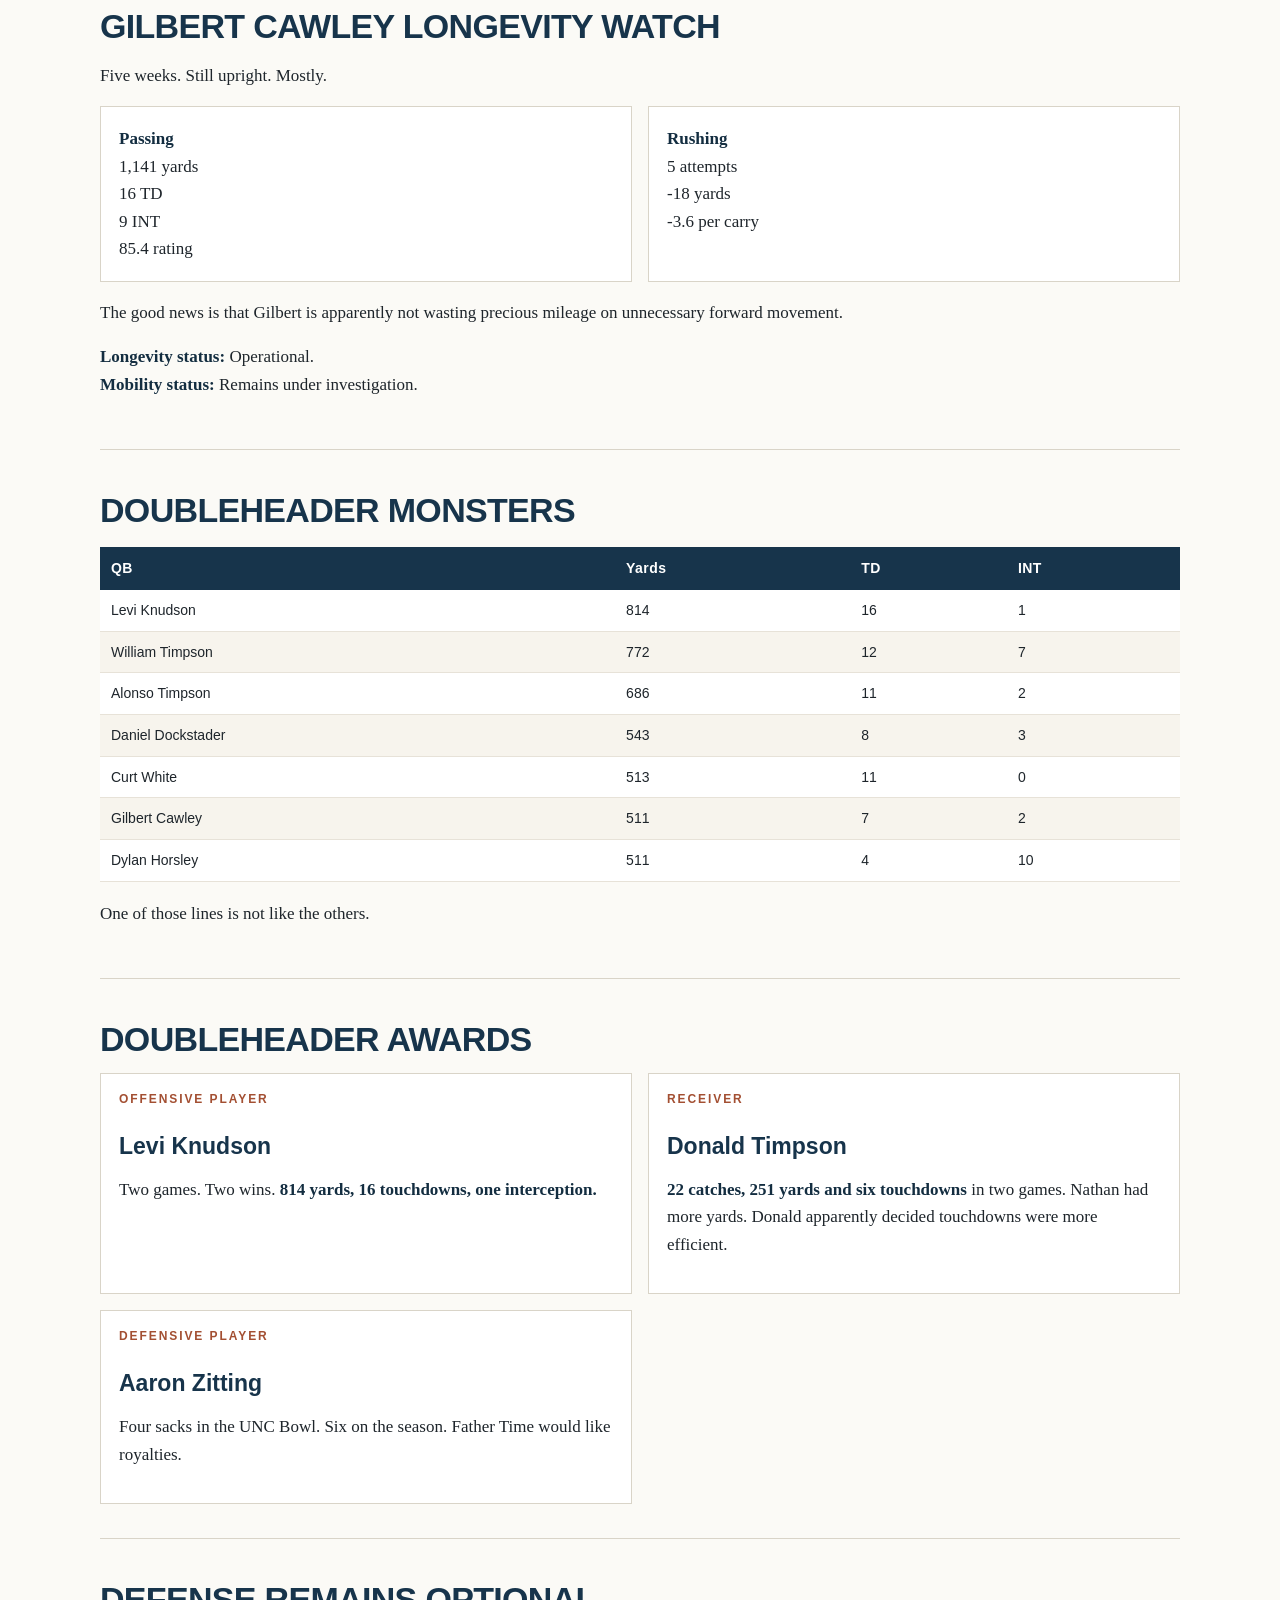
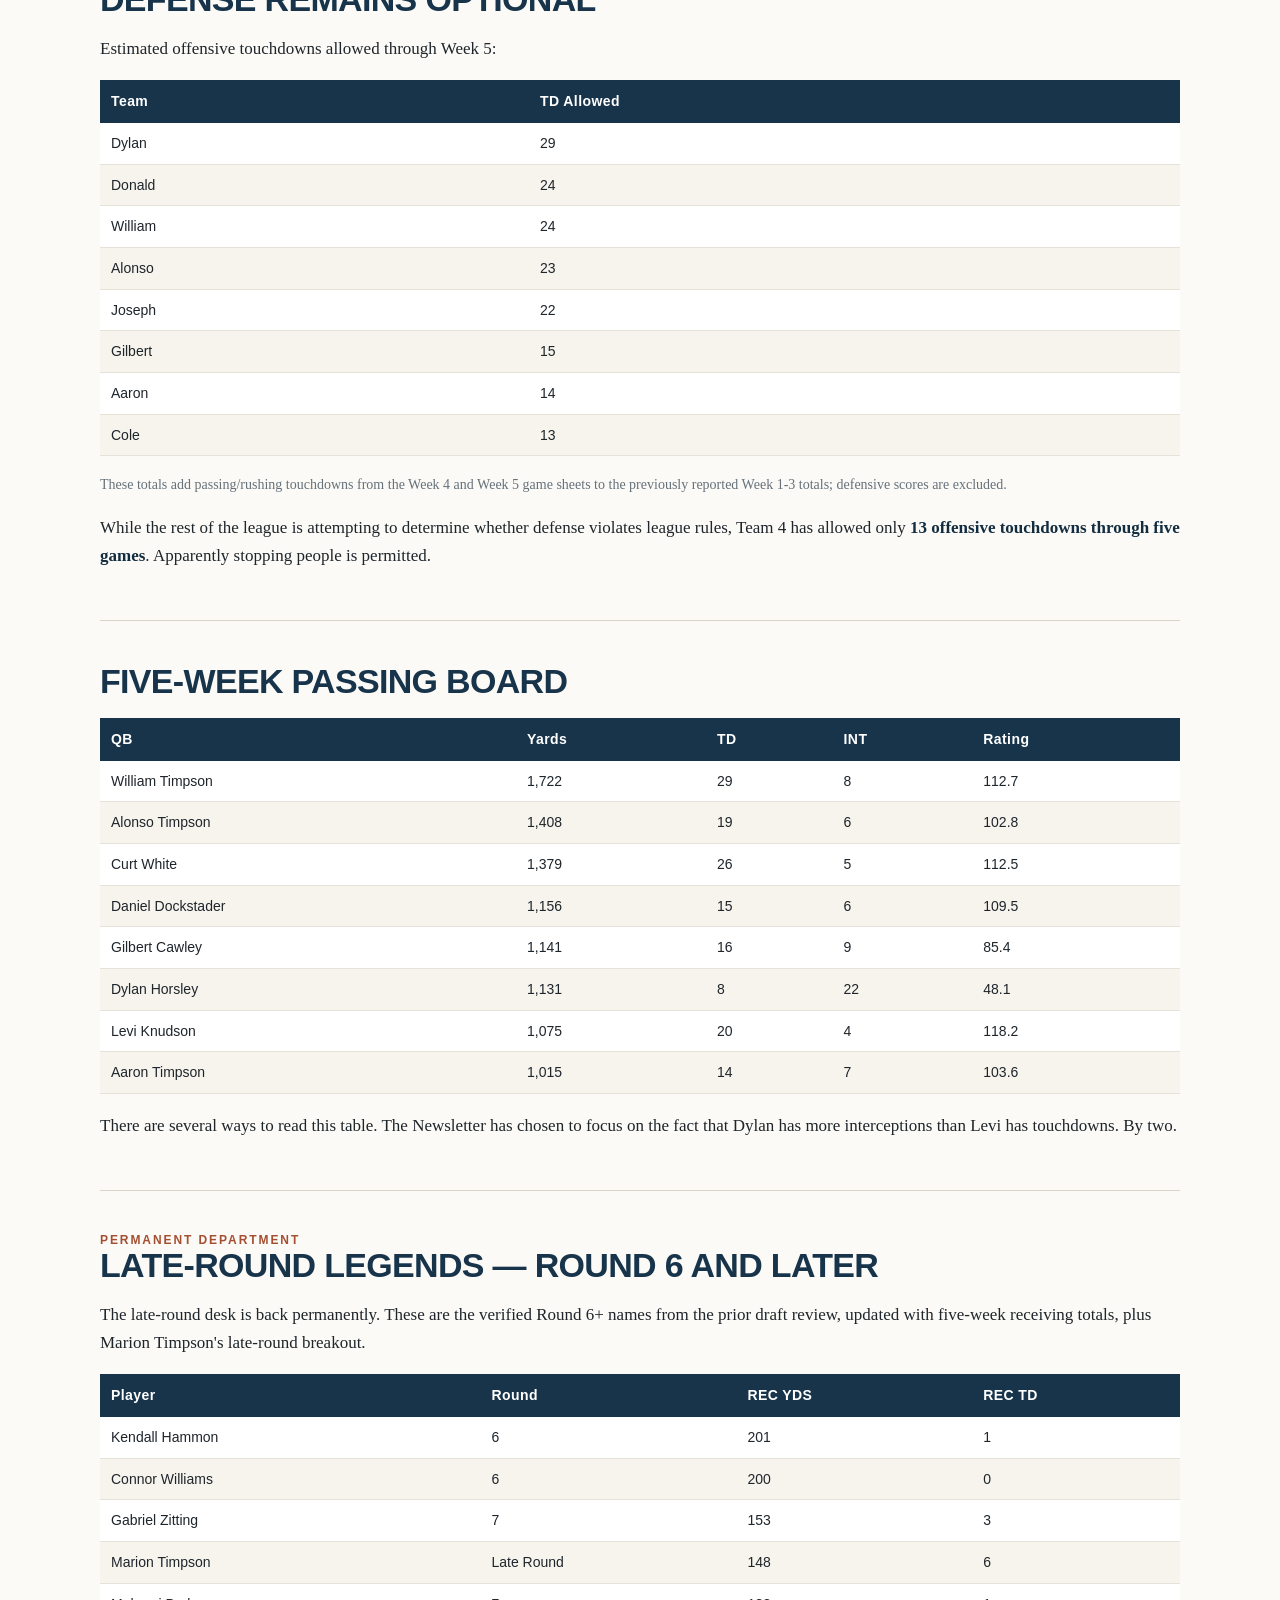
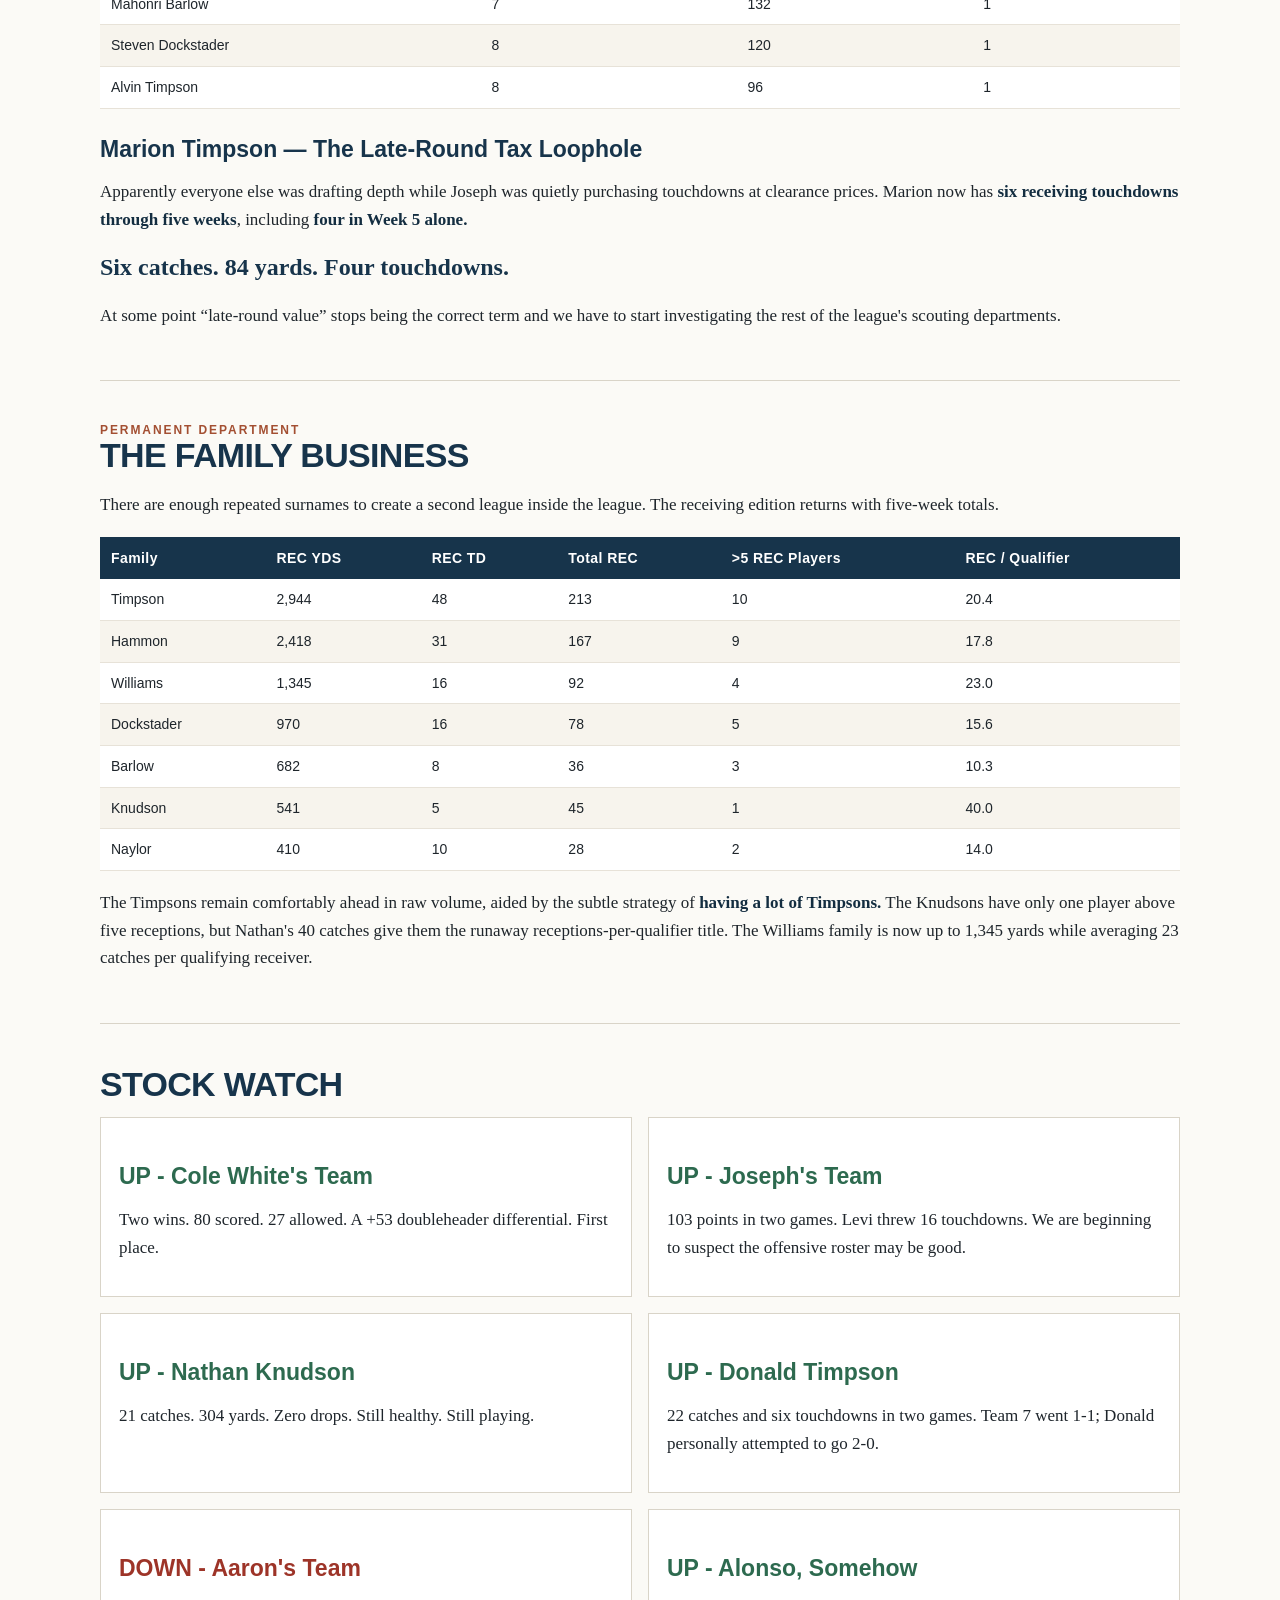
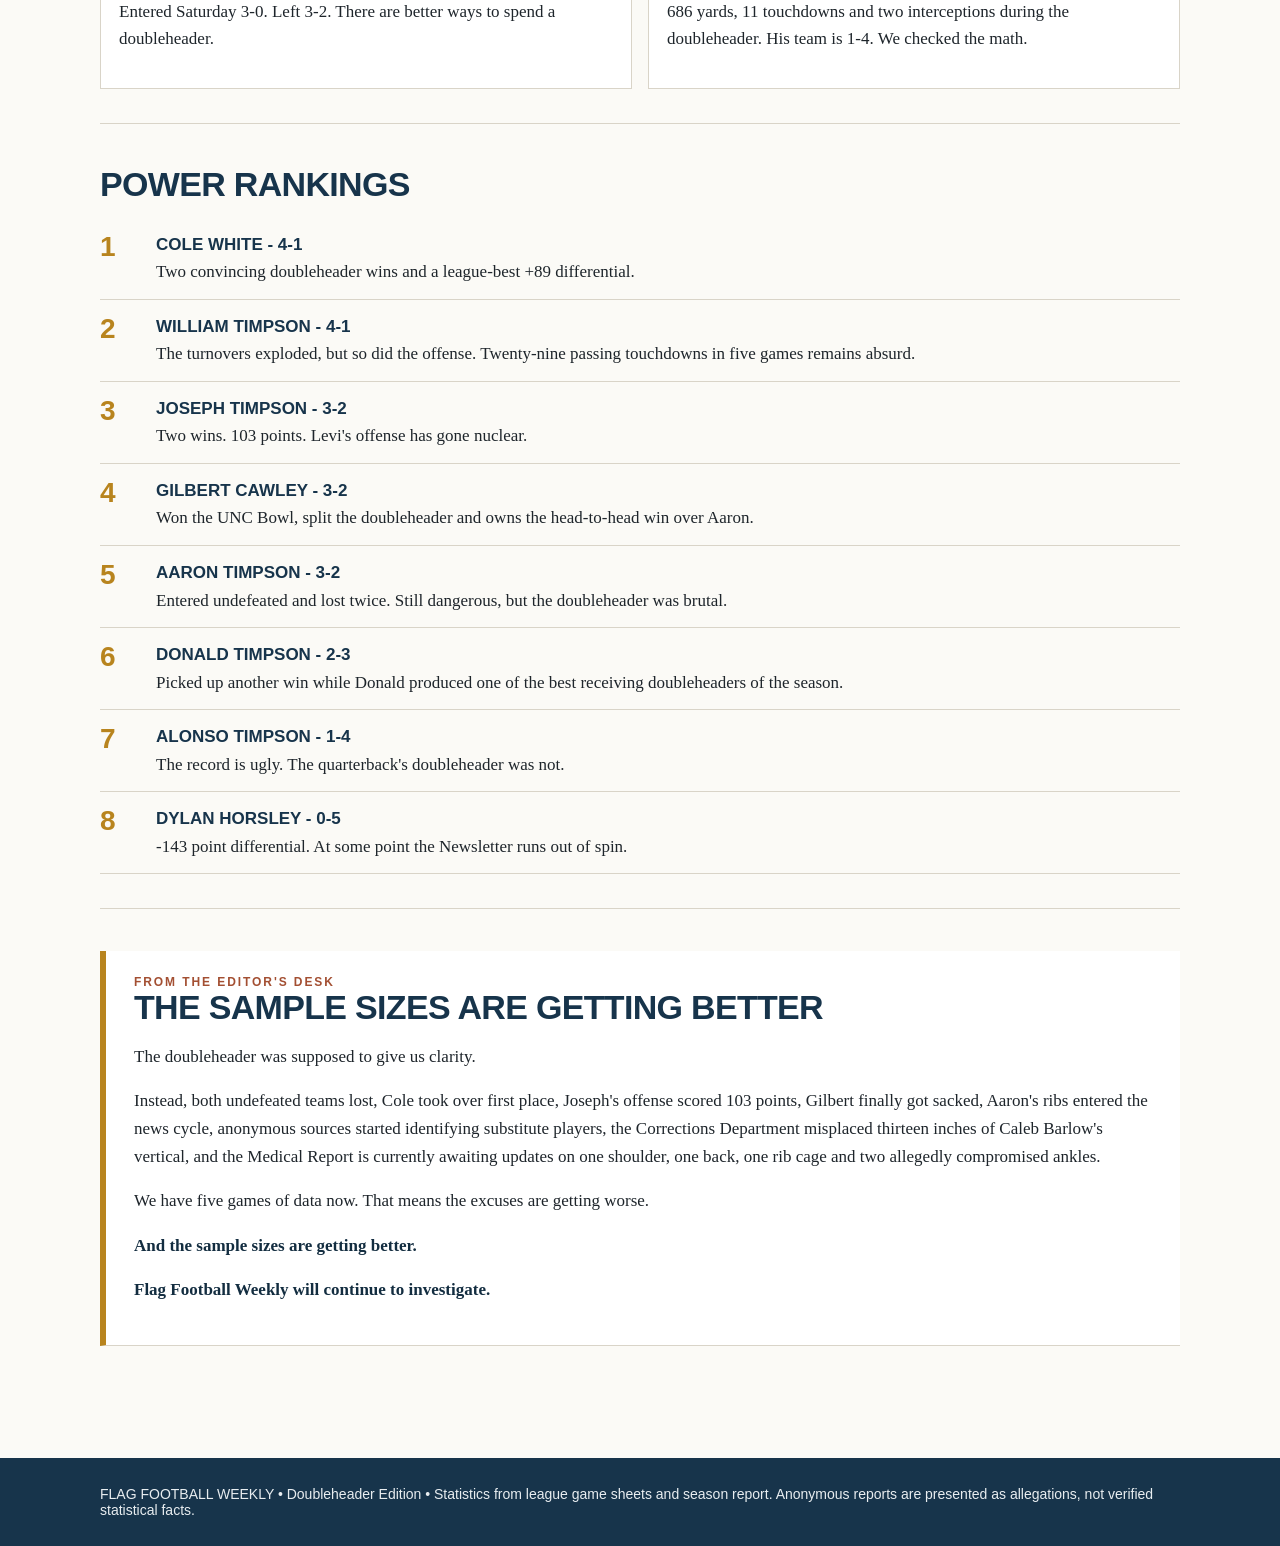
<file: weeks-4-5/index.html>
<!doctype html>
<html lang="en">
<head>
<meta charset="utf-8">
<meta name="viewport" content="width=device-width, initial-scale=1">
<title>Flag Football Weekly — Weeks 4 &amp; 5 | Doubleheader Edition</title>
<meta name="description" content="The Weeks 4 &amp; 5 Doubleheader Edition of Flag Football Weekly: standings chaos, the UNC Bowl, anonymous-player investigations, injuries, late-round legends and five-week league leaders.">
<link rel="canonical" href="https://cpff.online/weeks-4-5/">
<meta name="theme-color" content="#17344b">
<link rel="icon" href="/favicon.png" type="image/png" sizes="32x32">
<link rel="apple-touch-icon" href="/apple-touch-icon.png">
<meta property="og:type" content="article">
<meta property="og:site_name" content="Flag Football Weekly">
<meta property="og:title" content="Flag Football Weekly — Weeks 4 &amp; 5">
<meta property="og:description" content="The Doubleheader Edition: two undefeated teams fell, Gilbert finally got sacked, and the medical department got busy.">
<meta property="og:url" content="https://cpff.online/weeks-4-5/">
<meta property="og:image" content="https://cpff.online/weeks-4-5/og.png">
<meta property="og:image:type" content="image/png">
<meta property="og:image:width" content="1200">
<meta property="og:image:height" content="630">
<meta property="og:image:alt" content="Flag Football Weekly, Weeks 4 and 5, the Doubleheader Edition. Cole White is 4–1. Joseph's team scored 103 points. Gilbert Cawley finally got sacked.">
<meta name="twitter:card" content="summary_large_image">
<meta name="twitter:title" content="Flag Football Weekly — Weeks 4 &amp; 5">
<meta name="twitter:description" content="The Doubleheader Edition: two undefeated teams fell, Gilbert finally got sacked, and the medical department got busy.">
<meta name="twitter:image" content="https://cpff.online/weeks-4-5/og.png">
<meta name="twitter:image:alt" content="Flag Football Weekly, Weeks 4 and 5, the Doubleheader Edition. Cole White is 4–1. Joseph's team scored 103 points. Gilbert Cawley finally got sacked.">
<link rel="stylesheet" href="styles.css">
<script data-goatcounter="https://cpff.goatcounter.com/count"
        async src="//gc.zgo.at/count.js"></script>
</head>
<body>
<header class="masthead"><div class="wrap"><div class="kicker">THE LEAGUE'S MOST QUESTIONABLY SERIOUS PUBLICATION</div><h1>FLAG FOOTBALL WEEKLY</h1><div class="edition">WEEKS 4 & 5 &bull; THE DOUBLEHEADER EDITION</div><p class="deck">Two games in one day. Two undefeated teams finally went down. The league discovered Gilbert Cawley can, in fact, be sacked. Anonymous players may have been unmasked. The medical department is suddenly overwhelmed. And somewhere, Gideon Hammon is refusing to answer questions about his ankles.</p></div></header><nav class="edition-nav"><div class="wrap"><a href="/">Latest: Week 8</a> &nbsp;•&nbsp; <a href="/week-7/">Week 7</a> &nbsp;•&nbsp; <a href="/week-6/">Week 6</a> &nbsp;•&nbsp; <strong>This edition: Weeks 4 &amp; 5</strong> &nbsp;•&nbsp; <a href="/week-3/">Week 3</a></div></nav>
<main class="wrap">
<section><div class="eyebrow">Saturday's damage report</div><h2>The Doubleheader Changed Everything</h2><p>Three weeks into the season, Aaron Timpson and William Timpson were both 3-0. Forty-eight football hours later, neither was undefeated.</p><p>The biggest beneficiary was <strong>Cole White's Team 4</strong>, which demolished Dylan Horsley's team <strong>47-6</strong>, then handed Aaron his second consecutive loss, <strong>33-21</strong>. Team 4 scored 80 points while allowing just 27 and now sits atop the standings at <strong>4-1 with a league-best +89 point differential</strong>.</p><p>William also emerged 4-1, although his route was considerably less peaceful. Team 3 lost a 53-44 shootout to Joseph's team before escaping Alonso 44-39 in Week 5.</p><p>Meanwhile, Joseph's Team 8 quietly had the weekend everyone else should be afraid of: <strong>103 points in two games.</strong></p>
<div class="scoregrid"><div class="score"><b>Week 4</b><div class="result">Alonso 36 - Donald 27</div></div><div class="score"><b>Week 4</b><div class="result">Joseph 53 - William 44</div></div><div class="score"><b>Week 4</b><div class="result">Cole 47 - Dylan 6</div></div><div class="score"><b>Week 4 - UNC Bowl</b><div class="result">Gilbert 34 - Aaron 25</div></div><div class="score"><b>Week 5</b><div class="result">Donald 26 - Gilbert 21</div></div><div class="score"><b>Week 5</b><div class="result">Joseph 50 - Dylan 19</div></div><div class="score"><b>Week 5</b><div class="result">Cole 33 - Aaron 21</div></div><div class="score"><b>Week 5</b><div class="result">William 44 - Alonso 39</div></div></div>
<h3>Standings After Week 5</h3><div class="table-wrap"><table><thead><tr><th>RK</th><th>Captain</th><th>Record</th><th>+/-</th></tr></thead><tbody><tr><td>1</td><td>Cole White</td><td>4-1</td><td>+89</td></tr><tr><td>2</td><td>William Timpson</td><td>4-1</td><td>+45</td></tr><tr><td>3</td><td>Joseph M. Timpson</td><td>3-2</td><td>+33</td></tr><tr><td>4</td><td>Aaron Timpson</td><td>3-2</td><td>+32</td></tr><tr><td>5</td><td>Gilbert Cawley</td><td>3-2</td><td>+28</td></tr><tr><td>6</td><td>Donald Timpson</td><td>2-3</td><td>-47</td></tr><tr><td>7</td><td>Alonso Timpson</td><td>1-4</td><td>-31</td></tr><tr><td>8</td><td>Dylan Horsley</td><td>0-5</td><td>-143</td></tr></tbody></table></div></section>
<section class="feature"><div class="eyebrow">Main Event</div><h2>The UNC Bowl</h2><p>The schedule finally gave us the matchup everyone had been waiting for: <strong>Aaron Timpson vs. Gilbert Cawley.</strong> The two oldest quarterbacks in the league. A combined age that the Newsletter has been advised by counsel not to publish.</p><p>This was the <strong>UNC Bowl</strong>.</p><p>There was, however, a complication. Shortly before kickoff, Aaron was reportedly seen taking a hit to the ribs. When the game began, it was Avery Hammon - not Aaron - handling the primary quarterback duties for Team 2.</p><p>Avery finished <strong>19-of-32 for 223 yards, four touchdowns and two interceptions</strong>. Gilbert went <strong>21-of-34 for 268 yards, four touchdowns and one interception</strong> and walked away with the <strong>34-25 victory</strong>.</p><p>So Gilbert won the inaugural UNC Bowl. But this newspaper is not yet prepared to close the investigation. Did Gilbert finally defeat his fellow elder statesman fair and square? Or did Aaron's rib cage alter the course of league history?</p><p class="quote">We report. You decide.</p><h3>Father Time Finally Gets Home</h3><p>Through three weeks, our investigation had found <strong>zero recorded sacks against Gilbert's team</strong>. Then came the UNC Bowl: <strong>four sacks</strong>, all recorded by Aaron Zitting, who now leads the league with six.</p><p>Gilbert also attempted four rushes for <strong>-14 yards</strong>. After three weeks of trying, Father Time finally got into the backfield. Apparently he was wearing Aaron Zitting's jersey.</p><p><strong>And Gilbert still won.</strong></p></section>
<section><div class="eyebrow">Anonymous sources</div><h2>Who Was "Sub Joseph"?</h2><p>An anonymous source alleges that the quarterback previously identified only as <strong>"Sub Joseph" was Gilbert Cawley</strong>.</p><p>The Week 2 game sheet gives us a much cleaner fingerprint. In <strong>Week 2 only</strong>, Sub Joseph went <strong>22-of-32 (68.8%) for 320 yards, six touchdowns, zero interceptions and a 140.6 passer rating</strong>. Those are the only Sub Joseph statistics this newspaper is attributing to Gilbert.</p><p>Week 1 also contains a separate Sub Joseph line - <strong>22-of-40 for 312 yards, three touchdowns and one interception</strong> - but our source has <strong>not</strong> identified that Week 1 substitute as Gilbert, so those numbers stay out of his file.</p><p>If the source is correct and Gilbert was under center for Joseph in Week 2, perhaps the obvious conclusion isn't simply that Gilbert played great.</p><div class="callout"><strong>Maybe Joseph's receivers are really, really good.</strong></div><h3>The QB Controversy Has Filed an Appeal</h3><p>Our Week 3 edition compared the <strong>combined Sub Joseph ledger's 123.4 passer rating</strong> with Levi Knudson's 71.9. We now know that alias covered at least two appearances, and our source identifies <strong>only the Week 2 appearance</strong> as Gilbert. Editorial correction: the comparison was statistically convenient and journalistically reckless.</p><p>Levi appears to have read the paper anyway.</p><div class="cards"><div class="card"><strong>Week 4</strong><br>23-of-36<br>389 yards<br>8 TD</div><div class="card"><strong>Week 5</strong><br>26-of-35<br>425 yards<br>8 TD, 0 INT</div></div><p>That's <strong>814 passing yards, 16 touchdowns and one interception</strong> across the doubleheader. Joseph's team scored 53 points, then 50. Levi's season line now sits at <strong>1,075 yards, 20 touchdowns, four interceptions and a 118.2 passer rating</strong>.</p><p><strong>The quarterback controversy is currently experiencing technical difficulties.</strong></p><h3>Another Anonymous Tip</h3><p>A second source alleges that <strong>Caleb Barlow was "Sub William" in Week 2.</strong> Again: alleges.</p><p>The <strong>Week 2 sheet only</strong> gives Sub William <strong>8 catches on 11 targets for 99 yards and three touchdowns</strong>, with one drop. On defense, that player recorded <strong>7 tackles and a pass defended</strong>. Those are the only Sub William numbers this newspaper is attributing to Caleb.</p><p>Week 1 also contains a separate Sub William line — <strong>7 catches for 47 yards and three touchdowns, plus 7 tackles and two pass deflections</strong> — but that player's identity is unknown. Apparently <strong>Sub William is also a job title.</strong></p><p>We have requested comment from the position of Sub William.</p></section>
<section><div class="eyebrow">Corrections Department</div><h2>Caleb Barlow: We Misplaced 13 Inches</h2><p>Last issue, Flag Football Weekly reported that Caleb Barlow stood <strong>6'2" with a 24-inch vertical</strong>.</p><p>We have since learned that Caleb is actually <strong>6'1" with a 37-inch vertical</strong>.</p><p>So we overestimated his height by one inch while underestimating his vertical by <strong>thirteen inches</strong>. This is among the more impressive measurement errors in the history of sports journalism.</p><p>Fortunately, his production has started cooperating. Caleb followed his Week 3 breakout with <strong>four catches for 64 yards and a touchdown</strong> in Week 4, then added <strong>six catches for 94 yards and three touchdowns</strong> in Week 5.</p><p>Through five weeks: <strong>18 catches, 317 yards and five touchdowns.</strong></p><p>Unfortunately, Team 6 is now 0-5. Caleb can apparently jump 37 inches. <strong>The standings remain just out of reach.</strong></p></section>
<section><div class="eyebrow">Injury desk</div><h2>The Medical Report</h2><div class="medical"><h3>Aaron Timpson - Ribs</h3><p>Aaron was seen taking a shot to the ribs shortly before the UNC Bowl. He subsequently did not serve as Team 2's primary passer against Gilbert.</p><p>We have no medical evidence establishing that the two events are related. Naturally, we have placed them directly beside each other and allowed readers to draw conclusions.</p><p class="status">STATUS: MONITORING</p><h3>Daniel Williams - Back</h3><p>First-round pick <strong>Daniel Williams entered the doubleheader questionable with a lingering back issue.</strong> The obvious question: did it slow him down?</p><p>Daniel caught <strong>10 passes for 125 yards and three touchdowns</strong> in the UNC Bowl, then added another <strong>five catches for 54 yards</strong> in Week 5. Doubleheader total: <strong>15 catches, 179 yards, three touchdowns.</strong></p><p>If that's Daniel Williams playing hurt, opposing defenses may want to monitor his recovery more closely than he does.</p><h3>Bruce Hammon - Shoulder</h3><p>Bruce Hammon reportedly suffered a <strong>dislocated shoulder</strong>, and the league is currently awaiting an injury update.</p><p>Before exiting, however, Bruce left us with one final contribution: <strong>Lonnie ended his game by throwing a touchdown pass to Bruce as Bruce breezed past Gideon Hammon.</strong></p><h3>Jesse Timpson - Groin</h3><p>Jesse Timpson played through an <strong>injured groin for both games of the doubleheader</strong> and is currently questionable for next week.</p><p>Apparently “injured” is a relative term. Jesse still managed <strong>seven catches for 110 yards and two touchdowns in Week 5 alone.</strong></p><p>If that was Jesse at less than 100%, the Medical Report would prefer not to know what healthy looks like.</p><p class="status">STATUS: QUESTIONABLE</p><h3>Gideon Hammon - Ankles</h3><p>The Medical Report has reached out to Gideon for an update on the current condition of his ankles.</p><p><strong>As of publication, he has not responded.</strong></p><p>We will respect his privacy during what we can only assume is a difficult recovery.</p></div></section>
<section><div class="eyebrow">Player Highlight</div><h2>Nathan Knudson: Week In, Week Out</h2><p>Nathan Knudson has already received attention in this publication for having perhaps the strongest hands in the league. Five weeks in, the numbers aren't doing much to hurt that reputation:</p><p class="quote">40 receptions. 52 targets. 490 yards. Four touchdowns. Zero drops.</p><p>But the Newsletter would like to highlight something else: <strong>he keeps playing.</strong></p><p>Nathan is the younger brother of the late <strong>Derrick Knudson</strong>, whose playing career developed a reputation for being remarkably injury-prone. Nathan has apparently taken a different approach.</p><p>Against Aaron's team: <strong>12 catches, 138 yards, one touchdown.</strong> Against Donald's: <strong>9 catches, 166 yards.</strong></p><p>That's <strong>21 receptions for 304 yards in one doubleheader</strong>, without a recorded drop.</p><p>No medical tent. No weekly questionable designation. Just another week of Nathan Knudson catching footballs.</p><p>Somewhere, Derrick has to be wondering where this version of the family durability was when he needed it.</p></section>
<section><h2>The William Timpson Experience</h2><p>William Timpson leads the league in <strong>passing yards (1,722)</strong> and <strong>passing touchdowns (29)</strong>. Those are very good numbers. We now need to discuss the other number.</p><p>Through the first three weeks, William had thrown <strong>17 touchdowns and just one interception</strong>. During the doubleheader: <strong>12 touchdowns and seven interceptions.</strong></p><p>Week 4 brought 278 yards, five touchdowns and three interceptions in the loss to Joseph. Week 5 brought an absurd <strong>494 yards, seven touchdowns and four interceptions</strong> in a 44-39 victory over Alonso.</p><p>William's season remains spectacular. It has simply become considerably more interactive for the defense.</p></section>
<section><h2>Dylan Interception Watch</h2><p>At some point a recurring feature becomes a public service.</p><p>Dylan Horsley entered the doubleheader with <strong>12 interceptions</strong>. He threw six more in Week 4. Then four more in Week 5.</p><p class="quote">Ten interceptions in one doubleheader. Twenty-two through five games.</p><p>Dylan has now thrown <strong>eight touchdowns and 22 interceptions</strong> this season.</p><p>The Newsletter initially considered Dylan's interception total a statistic. Then a trend. Then a recurring feature. We are currently researching whether it qualifies as its own department.</p></section>
<section><h2>The Hands Investigation</h2><p>We previously identified Nathan Knudson as possessing some of the league's strongest hands. Five weeks later: <strong>40 catches. Zero drops. Case strengthened.</strong></p><h3>Jay Timpson's Hands Work Perfectly Fine</h3><p>Last issue, Jay Timpson's drops were blamed on years of catching passes from left-handed quarterbacks and the difficult transition to the opposite spin.</p><p>We are pleased to announce a breakthrough. Jay now has <strong>four receiving drops</strong>. He also leads the entire league with <strong>six defensive interceptions</strong>.</p><p>Apparently Jay has no trouble catching footballs. <strong>He just prefers them thrown by the other team.</strong></p><p>Of course, the Newsletter Investigative Unit has identified one potentially important variable: <strong>some of those interceptions may have come from left-handed quarterbacks.</strong> If so, Jay may not have solved his spin problem at all. He may simply have found a way to make sure the left-handed passes are coming from the other team.</p></section>
<section><h2>The Sack Department</h2><p>Aaron Zitting's UNC Bowl performance deserves more attention: <strong>four sacks in one game</strong>. He now has <strong>six on the season</strong>, twice as many as the next group of defenders at three.</p><p>That means Gilbert survived the league's most productive pass rusher having his best day of the season and still left with the win.</p></section>
<section><h2>Target Hogs - Five-Week Edition</h2><div class="table-wrap"><table><thead><tr><th>Player</th><th>Targets</th></tr></thead><tbody><tr><td>Cole White</td><td>65</td></tr><tr><td>Donald Timpson</td><td>62</td></tr><tr><td>Daniel Williams</td><td>59</td></tr><tr><td>Nathan Knudson</td><td>52</td></tr><tr><td>Bruce Hammon</td><td>48</td></tr><tr><td>Horatio Williams</td><td>48</td></tr></tbody></table></div><p>Cole has converted those opportunities into <strong>596 yards and 11 touchdowns</strong>, both league-leading marks. Nathan has converted 52 targets into 40 catches without dropping one. Donald has converted 62 targets into 41 catches, 489 yards and eight touchdowns.</p><p>At this point, "target hog" is less an insult than an offensive philosophy.</p></section>
<section><h2>Gilbert Cawley Longevity Watch</h2><p>Five weeks. Still upright. Mostly.</p><div class="cards"><div class="card"><strong>Passing</strong><br>1,141 yards<br>16 TD<br>9 INT<br>85.4 rating</div><div class="card"><strong>Rushing</strong><br>5 attempts<br>-18 yards<br>-3.6 per carry</div></div><p>The good news is that Gilbert is apparently not wasting precious mileage on unnecessary forward movement.</p><p><strong>Longevity status:</strong> Operational.<br><strong>Mobility status:</strong> Remains under investigation.</p></section>
<section><h2>Doubleheader Monsters</h2><div class="table-wrap"><table><thead><tr><th>QB</th><th>Yards</th><th>TD</th><th>INT</th></tr></thead><tbody><tr><td>Levi Knudson</td><td>814</td><td>16</td><td>1</td></tr><tr><td>William Timpson</td><td>772</td><td>12</td><td>7</td></tr><tr><td>Alonso Timpson</td><td>686</td><td>11</td><td>2</td></tr><tr><td>Daniel Dockstader</td><td>543</td><td>8</td><td>3</td></tr><tr><td>Curt White</td><td>513</td><td>11</td><td>0</td></tr><tr><td>Gilbert Cawley</td><td>511</td><td>7</td><td>2</td></tr><tr><td>Dylan Horsley</td><td>511</td><td>4</td><td>10</td></tr></tbody></table></div><p>One of those lines is not like the others.</p></section>
<section><h2>Doubleheader Awards</h2><div class="cards"><div class="card"><div class="eyebrow">Offensive Player</div><h3>Levi Knudson</h3><p>Two games. Two wins. <strong>814 yards, 16 touchdowns, one interception.</strong></p></div><div class="card"><div class="eyebrow">Receiver</div><h3>Donald Timpson</h3><p><strong>22 catches, 251 yards and six touchdowns</strong> in two games. Nathan had more yards. Donald apparently decided touchdowns were more efficient.</p></div><div class="card"><div class="eyebrow">Defensive Player</div><h3>Aaron Zitting</h3><p>Four sacks in the UNC Bowl. Six on the season. Father Time would like royalties.</p></div></div></section>
<section><h2>Defense Remains Optional</h2><p>Estimated offensive touchdowns allowed through Week 5:</p><div class="table-wrap"><table><thead><tr><th>Team</th><th>TD Allowed</th></tr></thead><tbody><tr><td>Dylan</td><td>29</td></tr><tr><td>Donald</td><td>24</td></tr><tr><td>William</td><td>24</td></tr><tr><td>Alonso</td><td>23</td></tr><tr><td>Joseph</td><td>22</td></tr><tr><td>Gilbert</td><td>15</td></tr><tr><td>Aaron</td><td>14</td></tr><tr><td>Cole</td><td>13</td></tr></tbody></table></div><p class="small">These totals add passing/rushing touchdowns from the Week 4 and Week 5 game sheets to the previously reported Week 1-3 totals; defensive scores are excluded.</p><p>While the rest of the league is attempting to determine whether defense violates league rules, Team 4 has allowed only <strong>13 offensive touchdowns through five games</strong>. Apparently stopping people is permitted.</p></section>
<section><h2>Five-Week Passing Board</h2><div class="table-wrap"><table><thead><tr><th>QB</th><th>Yards</th><th>TD</th><th>INT</th><th>Rating</th></tr></thead><tbody><tr><td>William Timpson</td><td>1,722</td><td>29</td><td>8</td><td>112.7</td></tr><tr><td>Alonso Timpson</td><td>1,408</td><td>19</td><td>6</td><td>102.8</td></tr><tr><td>Curt White</td><td>1,379</td><td>26</td><td>5</td><td>112.5</td></tr><tr><td>Daniel Dockstader</td><td>1,156</td><td>15</td><td>6</td><td>109.5</td></tr><tr><td>Gilbert Cawley</td><td>1,141</td><td>16</td><td>9</td><td>85.4</td></tr><tr><td>Dylan Horsley</td><td>1,131</td><td>8</td><td>22</td><td>48.1</td></tr><tr><td>Levi Knudson</td><td>1,075</td><td>20</td><td>4</td><td>118.2</td></tr><tr><td>Aaron Timpson</td><td>1,015</td><td>14</td><td>7</td><td>103.6</td></tr></tbody></table></div><p>There are several ways to read this table. The Newsletter has chosen to focus on the fact that Dylan has more interceptions than Levi has touchdowns. By two.</p></section>
<section><div class="eyebrow">Permanent Department</div><h2>Late-Round Legends — Round 6 and Later</h2><p>The late-round desk is back permanently. These are the verified Round 6+ names from the prior draft review, updated with five-week receiving totals, plus Marion Timpson's late-round breakout.</p><div class="table-wrap"><table><thead><tr><th>Player</th><th>Round</th><th>REC YDS</th><th>REC TD</th></tr></thead><tbody><tr><td>Kendall Hammon</td><td>6</td><td>201</td><td>1</td></tr><tr><td>Connor Williams</td><td>6</td><td>200</td><td>0</td></tr><tr><td>Gabriel Zitting</td><td>7</td><td>153</td><td>3</td></tr><tr><td>Marion Timpson</td><td>Late Round</td><td>148</td><td>6</td></tr><tr><td>Mahonri Barlow</td><td>7</td><td>132</td><td>1</td></tr><tr><td>Steven Dockstader</td><td>8</td><td>120</td><td>1</td></tr><tr><td>Alvin Timpson</td><td>8</td><td>96</td><td>1</td></tr></tbody></table></div><h3>Marion Timpson — The Late-Round Tax Loophole</h3><p>Apparently everyone else was drafting depth while Joseph was quietly purchasing touchdowns at clearance prices. Marion now has <strong>six receiving touchdowns through five weeks</strong>, including <strong>four in Week 5 alone.</strong></p><p class="quote">Six catches. 84 yards. Four touchdowns.</p><p>At some point “late-round value” stops being the correct term and we have to start investigating the rest of the league's scouting departments.</p></section>
<section><div class="eyebrow">Permanent Department</div><h2>The Family Business</h2><p>There are enough repeated surnames to create a second league inside the league. The receiving edition returns with five-week totals.</p><div class="table-wrap"><table><thead><tr><th>Family</th><th>REC YDS</th><th>REC TD</th><th>Total REC</th><th>&gt;5 REC Players</th><th>REC / Qualifier</th></tr></thead><tbody><tr><td>Timpson</td><td>2,944</td><td>48</td><td>213</td><td>10</td><td>20.4</td></tr><tr><td>Hammon</td><td>2,418</td><td>31</td><td>167</td><td>9</td><td>17.8</td></tr><tr><td>Williams</td><td>1,345</td><td>16</td><td>92</td><td>4</td><td>23.0</td></tr><tr><td>Dockstader</td><td>970</td><td>16</td><td>78</td><td>5</td><td>15.6</td></tr><tr><td>Barlow</td><td>682</td><td>8</td><td>36</td><td>3</td><td>10.3</td></tr><tr><td>Knudson</td><td>541</td><td>5</td><td>45</td><td>1</td><td>40.0</td></tr><tr><td>Naylor</td><td>410</td><td>10</td><td>28</td><td>2</td><td>14.0</td></tr></tbody></table></div><p>The Timpsons remain comfortably ahead in raw volume, aided by the subtle strategy of <strong>having a lot of Timpsons.</strong> The Knudsons have only one player above five receptions, but Nathan's 40 catches give them the runaway receptions-per-qualifier title. The Williams family is now up to 1,345 yards while averaging 23 catches per qualifying receiver.</p></section>
<section><h2>Stock Watch</h2><div class="cards"><div class="card"><h3 class="up">UP - Cole White's Team</h3><p>Two wins. 80 scored. 27 allowed. A +53 doubleheader differential. First place.</p></div><div class="card"><h3 class="up">UP - Joseph's Team</h3><p>103 points in two games. Levi threw 16 touchdowns. We are beginning to suspect the offensive roster may be good.</p></div><div class="card"><h3 class="up">UP - Nathan Knudson</h3><p>21 catches. 304 yards. Zero drops. Still healthy. Still playing.</p></div><div class="card"><h3 class="up">UP - Donald Timpson</h3><p>22 catches and six touchdowns in two games. Team 7 went 1-1; Donald personally attempted to go 2-0.</p></div><div class="card"><h3 class="down">DOWN - Aaron's Team</h3><p>Entered Saturday 3-0. Left 3-2. There are better ways to spend a doubleheader.</p></div><div class="card"><h3 class="up">UP - Alonso, Somehow</h3><p>686 yards, 11 touchdowns and two interceptions during the doubleheader. His team is 1-4. We checked the math.</p></div></div></section>
<section><h2>Power Rankings</h2><div class="rank"><div class="ranknum">1</div><div><strong>COLE WHITE - 4-1</strong><br>Two convincing doubleheader wins and a league-best +89 differential.</div></div><div class="rank"><div class="ranknum">2</div><div><strong>WILLIAM TIMPSON - 4-1</strong><br>The turnovers exploded, but so did the offense. Twenty-nine passing touchdowns in five games remains absurd.</div></div><div class="rank"><div class="ranknum">3</div><div><strong>JOSEPH TIMPSON - 3-2</strong><br>Two wins. 103 points. Levi's offense has gone nuclear.</div></div><div class="rank"><div class="ranknum">4</div><div><strong>GILBERT CAWLEY - 3-2</strong><br>Won the UNC Bowl, split the doubleheader and owns the head-to-head win over Aaron.</div></div><div class="rank"><div class="ranknum">5</div><div><strong>AARON TIMPSON - 3-2</strong><br>Entered undefeated and lost twice. Still dangerous, but the doubleheader was brutal.</div></div><div class="rank"><div class="ranknum">6</div><div><strong>DONALD TIMPSON - 2-3</strong><br>Picked up another win while Donald produced one of the best receiving doubleheaders of the season.</div></div><div class="rank"><div class="ranknum">7</div><div><strong>ALONSO TIMPSON - 1-4</strong><br>The record is ugly. The quarterback's doubleheader was not.</div></div><div class="rank"><div class="ranknum">8</div><div><strong>DYLAN HORSLEY - 0-5</strong><br>-143 point differential. At some point the Newsletter runs out of spin.</div></div></section>
<section class="feature"><div class="eyebrow">From the Editor's Desk</div><h2>The Sample Sizes Are Getting Better</h2><p>The doubleheader was supposed to give us clarity.</p><p>Instead, both undefeated teams lost, Cole took over first place, Joseph's offense scored 103 points, Gilbert finally got sacked, Aaron's ribs entered the news cycle, anonymous sources started identifying substitute players, the Corrections Department misplaced thirteen inches of Caleb Barlow's vertical, and the Medical Report is currently awaiting updates on one shoulder, one back, one rib cage and two allegedly compromised ankles.</p><p>We have five games of data now. That means the excuses are getting worse.</p><p><strong>And the sample sizes are getting better.</strong></p><p><strong>Flag Football Weekly will continue to investigate.</strong></p></section>
</main><footer class="footer"><div class="wrap">FLAG FOOTBALL WEEKLY &bull; Doubleheader Edition &bull; Statistics from league game sheets and season report. Anonymous reports are presented as allegations, not verified statistical facts.</div></footer></body></html>
</file>
<file: week-6/styles.css>
:root{--navy:#17344b;--gold:#b8841e;--rust:#a34f32;--paper:#fbfaf6;--ink:#1e252b;--muted:#66717a;--line:#d9d4c8;--cream:#f3efe5}
*{box-sizing:border-box}html{scroll-behavior:smooth}body{margin:0;background:var(--paper);color:var(--ink);font:17px/1.62 Georgia,"Times New Roman",serif}.wrap{width:min(1080px,92vw);margin:auto}.masthead{background:var(--navy);color:white;border-bottom:8px solid var(--gold);padding:34px 0 30px}.kicker{font:700 12px/1.2 Arial,sans-serif;letter-spacing:.18em;color:#e7cf9a}.masthead h1{font-size:clamp(42px,7vw,78px);line-height:.95;margin:8px 0 10px;letter-spacing:-.035em}.edition{font:800 15px Arial,sans-serif;letter-spacing:.14em;color:#f0d59a}.deck{max-width:900px;font-size:21px;line-height:1.42;margin:18px 0 0;color:#eef2f4}main{padding:36px 0 70px}section{margin:0 0 42px;padding-bottom:34px;border-bottom:1px solid var(--line)}h2,h3{font-family:Arial,sans-serif;color:var(--navy);line-height:1.08}h2{font-size:34px;margin:0 0 15px;text-transform:uppercase;letter-spacing:-.02em}h3{font-size:23px;margin:28px 0 10px}.eyebrow{font:800 12px Arial,sans-serif;letter-spacing:.16em;color:var(--rust);text-transform:uppercase}.feature{border-left:6px solid var(--gold);padding:24px 28px;background:#fff}.callout{background:var(--cream);border-top:4px solid var(--rust);padding:20px 22px;margin:22px 0}.medical{background:#fff;border:1px solid var(--line);padding:0 24px 10px}.medical h3{border-top:1px solid var(--line);padding-top:20px}.medical h3:first-of-type{border-top:0}.status{font:800 12px Arial,sans-serif;letter-spacing:.1em;color:var(--rust)}.quote{font-size:24px;line-height:1.35;font-weight:700;color:var(--navy);margin:18px 0}.table-wrap{overflow-x:auto;margin:18px 0}table{width:100%;border-collapse:collapse;background:#fff;font-family:Arial,sans-serif;font-size:14px}th{background:var(--navy);color:white;text-align:left;padding:10px 11px;letter-spacing:.03em}td{padding:9px 11px;border-bottom:1px solid #e7e2d8}tbody tr:nth-child(even){background:#f7f4ed}.scoregrid,.cards{display:grid;grid-template-columns:repeat(2,minmax(0,1fr));gap:16px}.score,.card{background:#fff;border:1px solid var(--line);padding:18px}.score b{font:800 13px Arial,sans-serif;color:var(--rust);text-transform:uppercase;letter-spacing:.08em}.score .result{font:700 21px Arial,sans-serif;color:var(--navy);margin-top:5px}.rank{display:grid;grid-template-columns:44px 1fr;gap:12px;padding:13px 0;border-bottom:1px solid var(--line)}.ranknum{font:900 28px Arial,sans-serif;color:var(--gold)}.rank strong{font-family:Arial,sans-serif;color:var(--navy)}.up{color:#2d6a4f}.down{color:#9d3428}.footer{background:var(--navy);color:#e8edf0;padding:28px 0;font:14px Arial,sans-serif}.small{font-size:14px;color:var(--muted)}strong{color:#132d40}@media(max-width:720px){body{font-size:16px}.scoregrid,.cards{grid-template-columns:1fr}h2{font-size:28px}.feature{padding:20px}.masthead{padding-top:26px}}@media print{body{font-size:11.2pt;background:white}.wrap{width:92%}.masthead{padding:22px 0 18px}.masthead h1{font-size:42pt}.deck{font-size:14pt}.scoregrid,.cards{grid-template-columns:1fr 1fr}section{break-inside:auto;margin-bottom:24px;padding-bottom:20px}table,.callout,.card,.score,.medical{break-inside:avoid}h2,h3{break-after:avoid}.footer{display:none}@page{size:Letter;margin:.55in}}
.edition-nav{background:#fff;border-bottom:1px solid var(--line);padding:10px 0;text-align:center;font:700 14px/1.4 Arial,sans-serif}.edition-nav a{color:var(--navy);text-decoration:none;margin:0 10px}.edition-nav a:hover{text-decoration:underline}
</file>
<file: weeks-4-5/styles.css>
:root{--navy:#17344b;--gold:#b8841e;--rust:#a34f32;--paper:#fbfaf6;--ink:#1e252b;--muted:#66717a;--line:#d9d4c8;--cream:#f3efe5}
*{box-sizing:border-box}html{scroll-behavior:smooth}body{margin:0;background:var(--paper);color:var(--ink);font:17px/1.62 Georgia,"Times New Roman",serif}.wrap{width:min(1080px,92vw);margin:auto}.masthead{background:var(--navy);color:white;border-bottom:8px solid var(--gold);padding:34px 0 30px}.kicker{font:700 12px/1.2 Arial,sans-serif;letter-spacing:.18em;color:#e7cf9a}.masthead h1{font-size:clamp(42px,7vw,78px);line-height:.95;margin:8px 0 10px;letter-spacing:-.035em}.edition{font:800 15px Arial,sans-serif;letter-spacing:.14em;color:#f0d59a}.deck{max-width:900px;font-size:21px;line-height:1.42;margin:18px 0 0;color:#eef2f4}main{padding:36px 0 70px}section{margin:0 0 42px;padding-bottom:34px;border-bottom:1px solid var(--line)}h2,h3{font-family:Arial,sans-serif;color:var(--navy);line-height:1.08}h2{font-size:34px;margin:0 0 15px;text-transform:uppercase;letter-spacing:-.02em}h3{font-size:23px;margin:28px 0 10px}.eyebrow{font:800 12px Arial,sans-serif;letter-spacing:.16em;color:var(--rust);text-transform:uppercase}.feature{border-left:6px solid var(--gold);padding:24px 28px;background:#fff}.callout{background:var(--cream);border-top:4px solid var(--rust);padding:20px 22px;margin:22px 0}.medical{background:#fff;border:1px solid var(--line);padding:0 24px 10px}.medical h3{border-top:1px solid var(--line);padding-top:20px}.medical h3:first-of-type{border-top:0}.status{font:800 12px Arial,sans-serif;letter-spacing:.1em;color:var(--rust)}.quote{font-size:24px;line-height:1.35;font-weight:700;color:var(--navy);margin:18px 0}.table-wrap{overflow-x:auto;margin:18px 0}table{width:100%;border-collapse:collapse;background:#fff;font-family:Arial,sans-serif;font-size:14px}th{background:var(--navy);color:white;text-align:left;padding:10px 11px;letter-spacing:.03em}td{padding:9px 11px;border-bottom:1px solid #e7e2d8}tbody tr:nth-child(even){background:#f7f4ed}.scoregrid,.cards{display:grid;grid-template-columns:repeat(2,minmax(0,1fr));gap:16px}.score,.card{background:#fff;border:1px solid var(--line);padding:18px}.score b{font:800 13px Arial,sans-serif;color:var(--rust);text-transform:uppercase;letter-spacing:.08em}.score .result{font:700 21px Arial,sans-serif;color:var(--navy);margin-top:5px}.rank{display:grid;grid-template-columns:44px 1fr;gap:12px;padding:13px 0;border-bottom:1px solid var(--line)}.ranknum{font:900 28px Arial,sans-serif;color:var(--gold)}.rank strong{font-family:Arial,sans-serif;color:var(--navy)}.up{color:#2d6a4f}.down{color:#9d3428}.footer{background:var(--navy);color:#e8edf0;padding:28px 0;font:14px Arial,sans-serif}.small{font-size:14px;color:var(--muted)}strong{color:#132d40}@media(max-width:720px){body{font-size:16px}.scoregrid,.cards{grid-template-columns:1fr}h2{font-size:28px}.feature{padding:20px}.masthead{padding-top:26px}}@media print{body{font-size:11.2pt;background:white}.wrap{width:92%}.masthead{padding:22px 0 18px}.masthead h1{font-size:42pt}.deck{font-size:14pt}.scoregrid,.cards{grid-template-columns:1fr 1fr}section{break-inside:auto;margin-bottom:24px;padding-bottom:20px}table,.callout,.card,.score,.medical{break-inside:avoid}h2,h3{break-after:avoid}.footer{display:none}@page{size:Letter;margin:.55in}}
.edition-nav{background:#fff;border-bottom:1px solid var(--line);padding:10px 0;text-align:center;font:700 14px/1.4 Arial,sans-serif}.edition-nav a{color:var(--navy);text-decoration:none;margin:0 10px}.edition-nav a:hover{text-decoration:underline}
</file>
